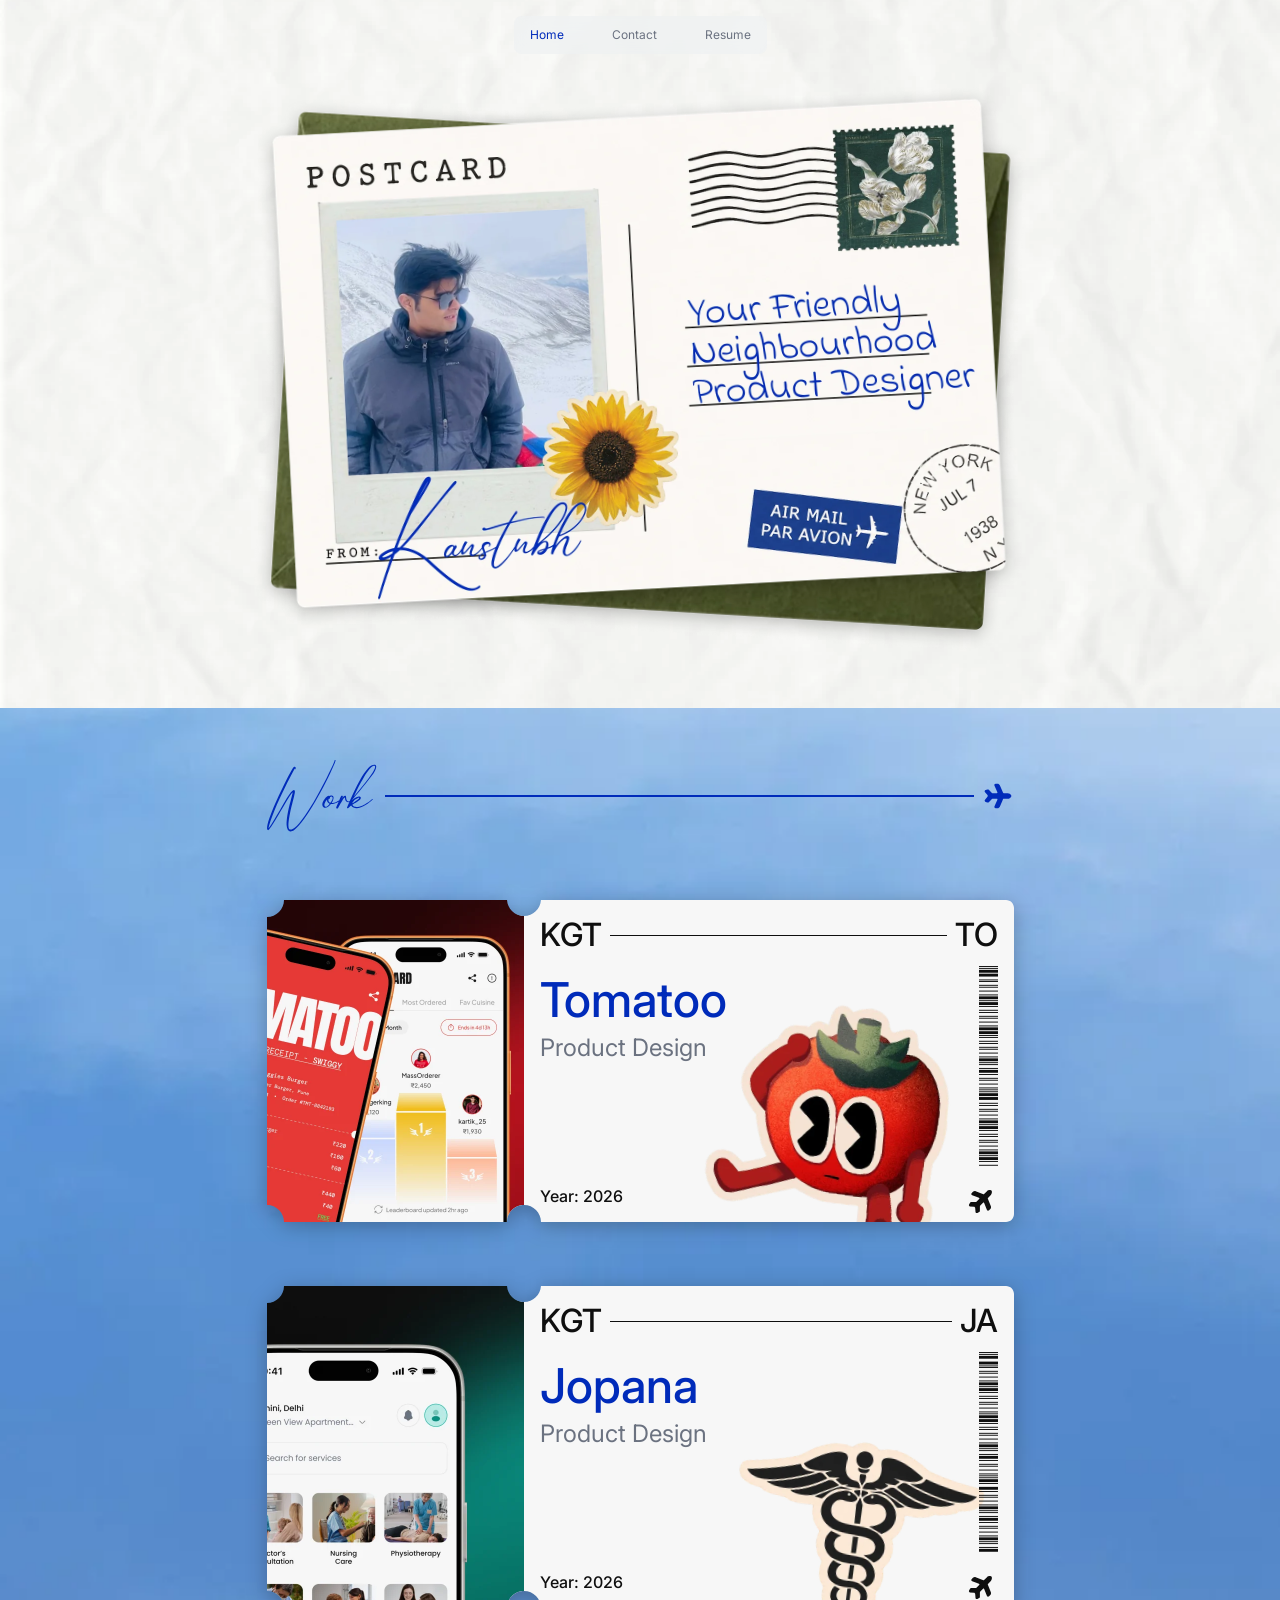
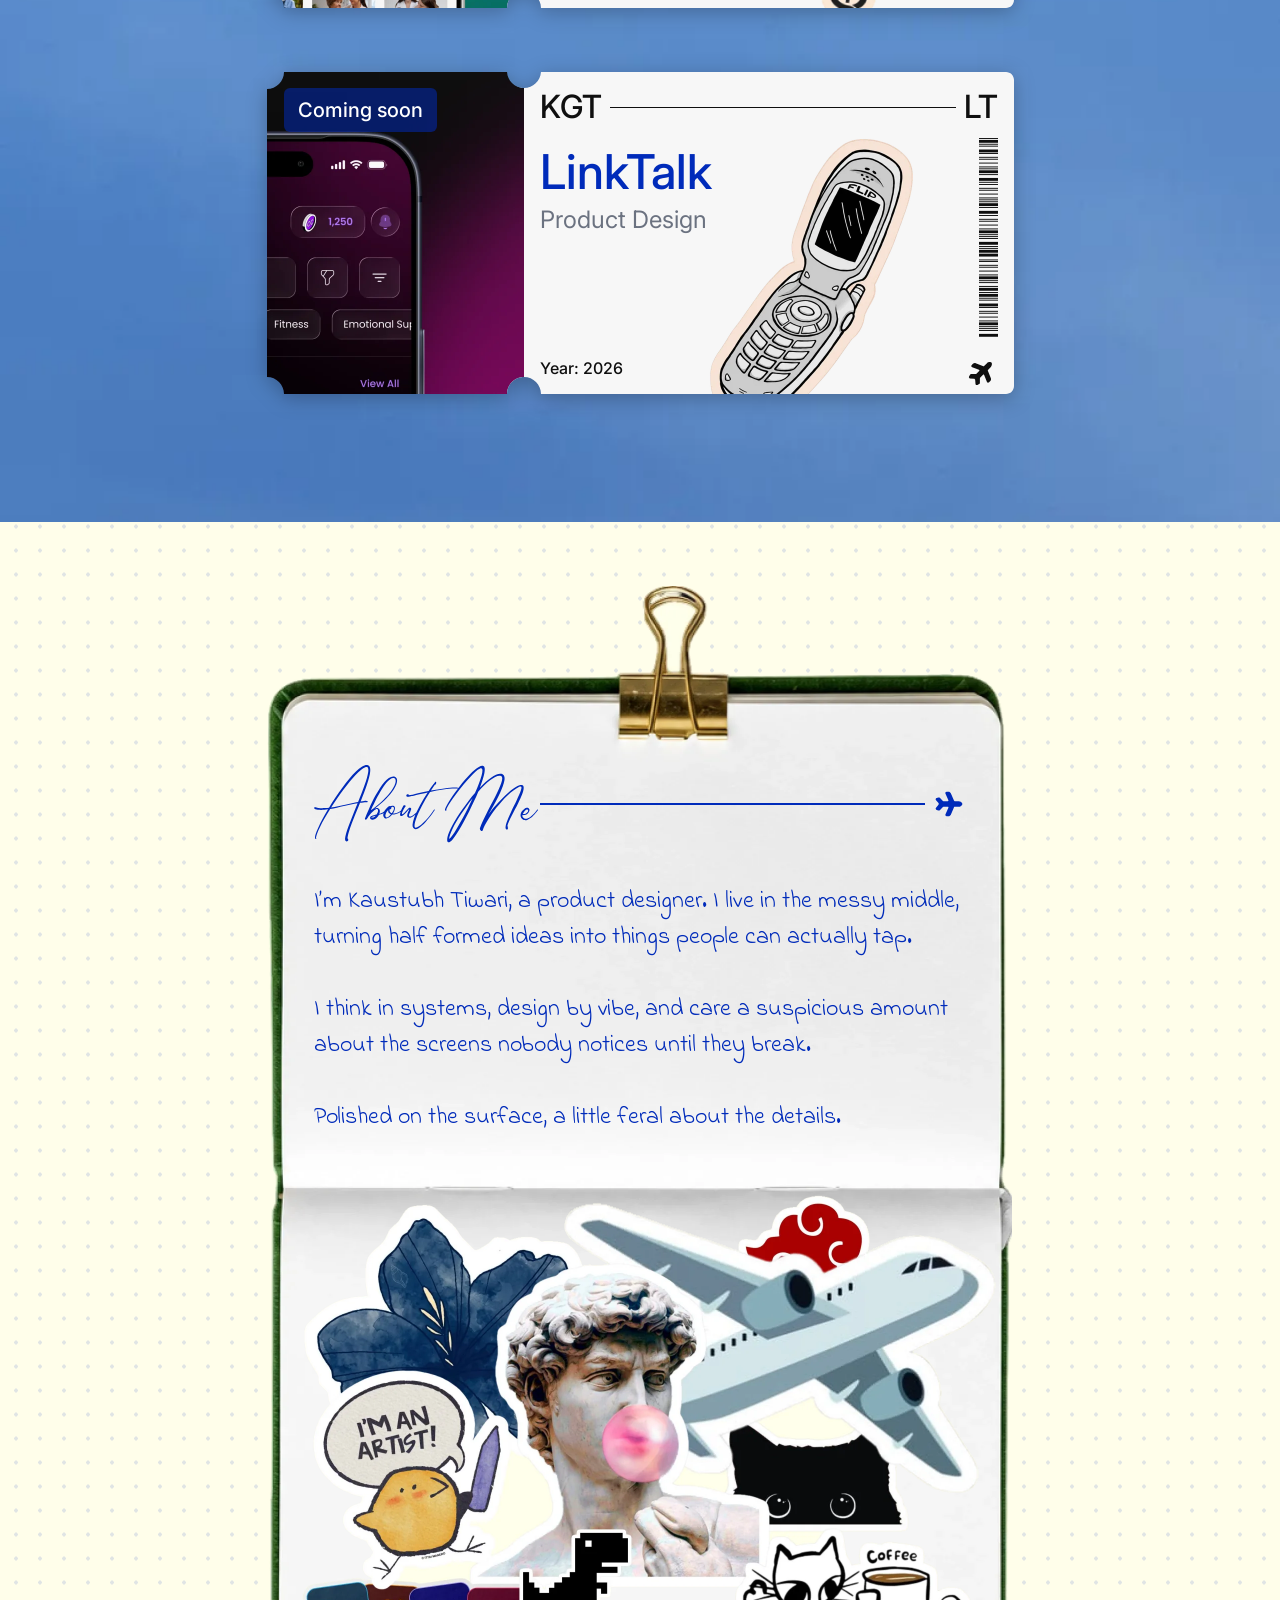
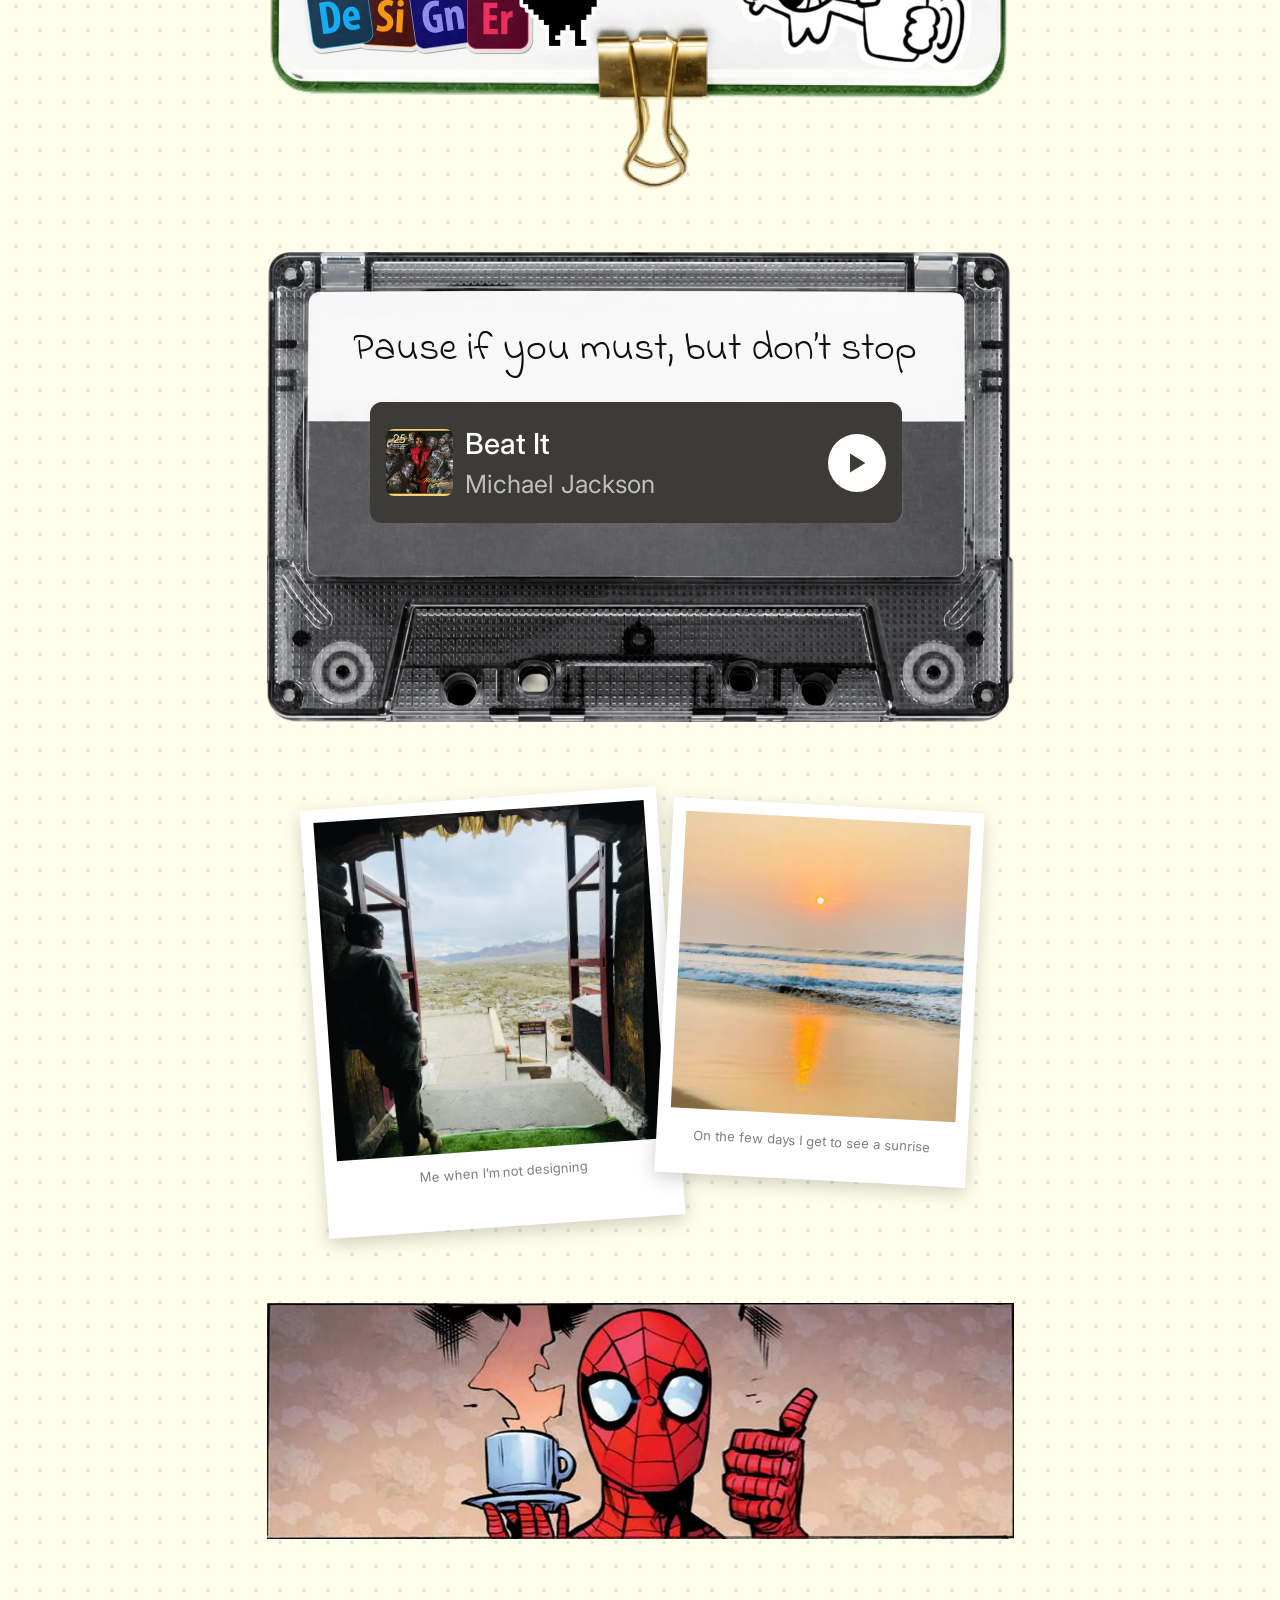
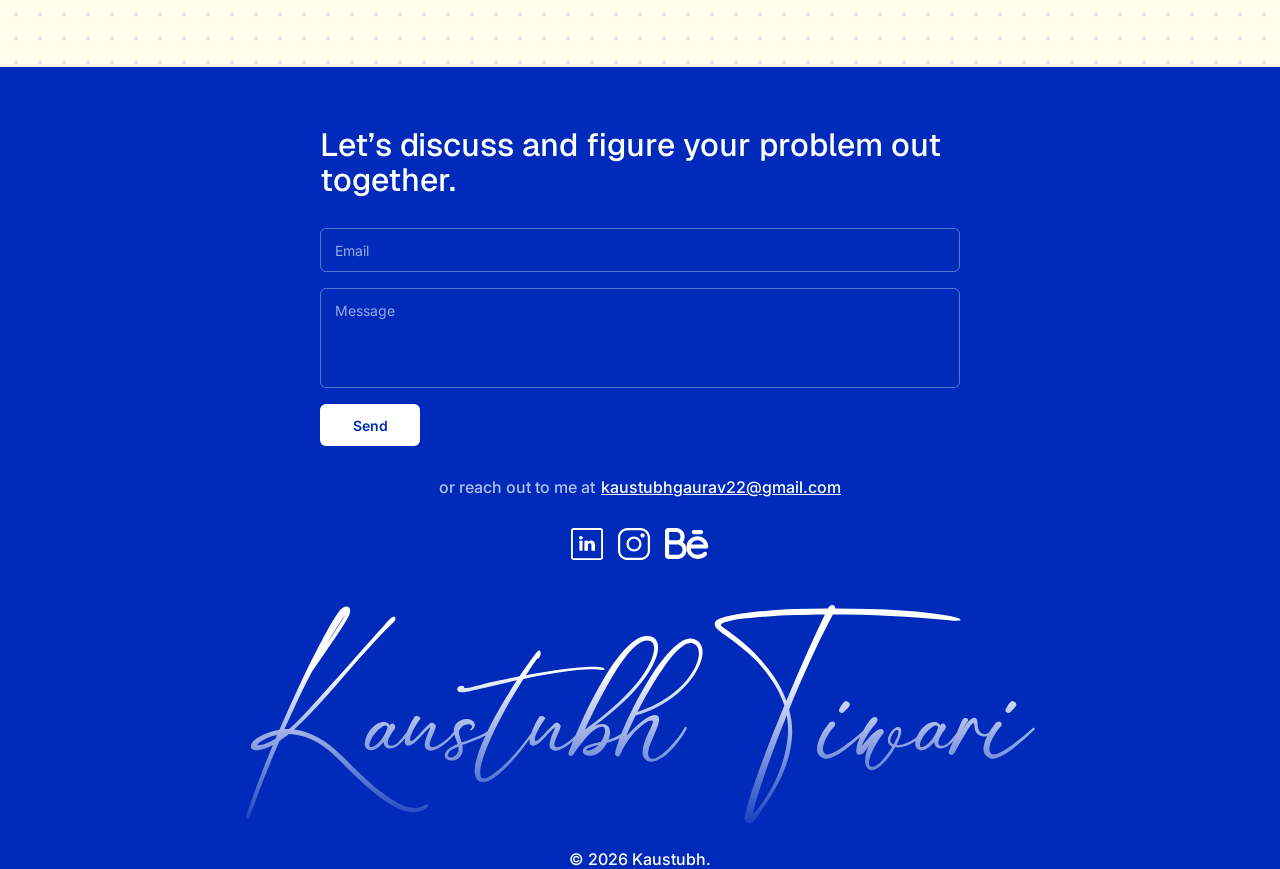
<file: index.html>
<!DOCTYPE html>
<html lang="en">
<head>
<meta charset="utf-8">
<meta name="viewport" content="width=device-width, initial-scale=1">
<!-- Google tag (gtag.js) -->
<script async src="https://www.googletagmanager.com/gtag/js?id=G-R4NJJXCTS9"></script>
<script>
  window.dataLayer = window.dataLayer || [];
  function gtag(){dataLayer.push(arguments);}
  gtag('js', new Date());

  gtag('config', 'G-R4NJJXCTS9');
</script>
<title>Kaustubh Tiwari — Product Designer</title>
<meta name="description" content="Product designer who lives in the messy middle, turning half formed ideas into things people can actually tap.">
<meta property="og:title" content="Kaustubh Tiwari — Product Designer">
<meta property="og:description" content="Product designer who lives in the messy middle, turning half formed ideas into things people can actually tap.">
<meta property="og:type" content="website">
<link rel="icon" href="assets/avatar.png">
<link rel="preconnect" href="https://fonts.googleapis.com">
<link rel="preconnect" href="https://fonts.gstatic.com" crossorigin>
<link href="https://fonts.googleapis.com/css2?family=Inter:wght@400;500;600&family=Instrument+Serif&family=Geist:wght@400;500&family=Geist+Mono&family=Libre+Barcode+39+Extended&family=Indie+Flower&display=swap" rel="stylesheet">
<script>document.documentElement.classList.add('js')</script>
<link rel="stylesheet" href="styles.css">
<link rel="stylesheet" href="about.css">
</head>
<body>

<nav class="nav">
  <div class="pills">
    <a class="pill" href="index.html" aria-current="page">Home</a>
    <a class="pill" href="#contact">Contact</a>
    <a class="pill" href="https://drive.google.com/file/d/1lz5UcnspnzGRZJ9eRvJriIrjdkVckLJb/view?usp=sharing" target="_blank" rel="noopener">Resume</a>
  </div>
</nav>

<!-- Each panel is a full width opaque sheet that pins and then gets covered by the
     next one climbing over it. They are direct children of body on purpose: a
     wrapper element would become the sticky containing block and leave the panel
     no room to travel. stack.js sets each panel's sticky offset. -->
<header class="panel panel--hero">
    <div class="col">
      <!-- The postcard is one composed graphic, so the headline lives in the artwork.
           This h1 keeps that line in the document for search and screen readers. -->
      <h1 class="sr-only">Kaustubh Tiwari, your friendly neighbourhood product designer</h1>
      <!-- The wrapper is what hover is measured against. Putting it on the image
           itself would mean the image rotating out from under the pointer and
           flickering; this box does not move. -->
      <!-- Two layers rather than one composite, so the postcard can be slid over
           the envelope. The envelope is decorative and the postcard carries the
           description, because between them they are one picture. -->
      <div class="postcard-wrap">
        <img class="hero-envelope" src="assets/hero-envelope.webp" alt=""
             width="1600" height="1094" fetchpriority="high">
        <img class="postcard" src="assets/hero-postcard.webp"
             alt="A postcard signed from Kaustubh, carrying a photo of him in the mountains, a sunflower, an air mail stamp and the handwritten line: Your Friendly Neighbourhood Product Designer"
             width="1600" height="1092" fetchpriority="high">
      </div>
    </div>
</header>

<main class="panel panel--work">
   <div class="col">

  <section class="section" id="work">
    <!-- Two headers in one. Desktop uses the handwritten wordmark, the rule and
         the plane, as Frame 16 now draws it. Mobile has not been redesigned, so
         it keeps the rule, diamond and serif label it already had. The h2 stays
         in both, visually hidden on desktop where the wordmark is artwork. -->
    <div class="head reveal">
      <img class="head-art" src="assets/about/work-head.svg" alt="" width="115" height="75">
      <span class="rule"></span>
      <span class="dia">&#9670;</span>
      <h2 class="label">Work</h2>
      <svg class="head-plane" viewBox="0 0 32 32" aria-hidden="true" focusable="false"><path d="M26.7335 14.1732L20.5068 11.4932L19.1202 10.9065C18.9068 10.7998 18.7202 10.5198 18.7202 10.2798V6.19983C18.7202 4.91983 17.7735 3.39983 16.6268 2.81316C16.2268 2.61316 15.7468 2.61316 15.3468 2.81316C14.2135 3.39983 13.2668 4.93316 13.2668 6.21316L13.2668 10.2932C13.2668 10.5332 13.0802 10.8132 12.8668 10.9198L5.26684 14.1865C4.42684 14.5332 3.74684 15.5865 3.74684 16.4932L3.74684 18.2532C3.74684 19.3865 4.60017 19.9465 5.6535 19.4932L12.3335 16.6132C12.8535 16.3865 13.2802 16.6665 13.2802 17.2398L13.2802 18.7198V21.1198C13.2802 21.4265 13.1068 21.8665 12.8935 22.0798L9.80017 25.1865C9.48017 25.5065 9.3335 26.1332 9.48017 26.5865L10.0802 28.3998C10.3202 29.1865 11.2135 29.5598 11.9468 29.1865L15.1202 26.5198C15.6002 26.1065 16.3868 26.1065 16.8668 26.5198L20.0402 29.1865C20.7735 29.5465 21.6668 29.1865 21.9335 28.3998L22.5335 26.5865C22.6802 26.1465 22.5335 25.5065 22.2135 25.1865L19.1202 22.0798C18.8935 21.8665 18.7202 21.4265 18.7202 21.1198L18.7202 17.2398C18.7202 16.6665 19.1335 16.3998 19.6668 16.6132L26.3468 19.4932C27.4002 19.9465 28.2535 19.3865 28.2535 18.2532V16.4932C28.2535 15.5865 27.5735 14.5332 26.7335 14.1732Z"/></svg>
    </div>
    <!-- Boarding pass cards. The artwork differs between layouts rather than
         reflowing: a shaped stub beside the body on desktop, a full width still
         above it on mobile, so <picture> fetches only the one in play. -->
    <div class="work-list">

      <a class="ticket reveal" href="case-tomatoo.html">
        <div class="ticket-face">
          <div class="ticket-inner">
            <picture class="ticket-shot">
              <source media="(min-width: 681px)" srcset="assets/work/stub-tomatoo.webp">
              <img src="assets/work/shot-tomatoo.webp" alt="Tomatoo app screens" loading="lazy">
            </picture>
            <p class="ticket-route"><span>KGT</span><span class="ticket-rule"></span><span>TO</span></p>
            <p class="ticket-title">Tomatoo</p>
            <p class="ticket-kind">Product Design<span class="ticket-kind-year"> | 2026</span></p>
            <p class="ticket-year">Year: 2026</p>
            <img class="ticket-mascot ticket-mascot--tomatoo" src="assets/work/mascot-tomatoo.webp" alt="" loading="lazy">
            <span class="ticket-tear"></span>
            <span class="ticket-barcode">Tomatoo</span>
            <span class="ticket-plane"></span>
          </div>
        </div>
      </a>

      <a class="ticket reveal" href="case-jopana.html">
        <div class="ticket-face">
          <div class="ticket-inner">
            <picture class="ticket-shot">
              <source media="(min-width: 681px)" srcset="assets/work/stub-jopana.webp">
              <img src="assets/work/shot-jopana.webp" alt="Jopana app screens" loading="lazy">
            </picture>
            <p class="ticket-route"><span>KGT</span><span class="ticket-rule"></span><span>JA</span></p>
            <p class="ticket-title">Jopana</p>
            <p class="ticket-kind">Product Design<span class="ticket-kind-year"> | 2026</span></p>
            <p class="ticket-year">Year: 2026</p>
            <img class="ticket-mascot ticket-mascot--jopana" src="assets/work/mascot-jopana.webp" alt="" loading="lazy">
            <span class="ticket-tear"></span>
            <span class="ticket-barcode">Jopanaa</span>
            <span class="ticket-plane"></span>
          </div>
        </div>
      </a>

      <!-- no case study to link to yet, so this one is deliberately not an anchor -->
      <div class="ticket ticket--soon reveal">
        <div class="ticket-face">
          <div class="ticket-inner">
            <picture class="ticket-shot">
              <source media="(min-width: 681px)" srcset="assets/work/stub-linktalk.webp">
              <img src="assets/work/shot-linktalk.webp" alt="LinkTalk app screens" loading="lazy">
            </picture>
            <p class="ticket-route"><span>KGT</span><span class="ticket-rule"></span><span>LT</span></p>
            <p class="ticket-title">LinkTalk</p>
            <p class="ticket-kind">Product Design<span class="ticket-kind-year"> | 2026</span></p>
            <p class="ticket-year">Year: 2026</p>
            <img class="ticket-mascot ticket-mascot--linktalk" src="assets/work/mascot-linktalk.webp" alt="" loading="lazy">
            <span class="ticket-tear"></span>
            <span class="ticket-barcode">LinkTaLk</span>
            <span class="ticket-plane"></span>
            <span class="ticket-soon">Coming soon</span>
          </div>
        </div>
      </div>

    </div>
  </section>

   </div>
</main>

<section class="panel panel--about">
   <div class="col">

  <!-- Frame 28 on Page 5. A composed piece rather than a stack of blocks, so it
       is placed in design pixels against one container unit, the same way the
       boarding pass cards are. Paint order is document order: the notebook, then
       what is written on it, then the tape, then the pair, then the strip. -->
  <section class="section" id="about">
    <div class="about-stage reveal">
      <div class="about-inner">

        <img class="ab ab-book" src="assets/about/notebook.webp" alt=""
             width="1498" height="2450">

        <h2 class="ab-h2">
          <img class="ab ab-head" src="assets/about/about-head.svg" alt="About Me"
               width="226" height="78">
        </h2>
        <span class="ab ab-rule"></span>
        <svg class="ab ab-plane" viewBox="0 0 32 32" aria-hidden="true" focusable="false"><path d="M26.7335 14.1732L20.5068 11.4932L19.1202 10.9065C18.9068 10.7998 18.7202 10.5198 18.7202 10.2798V6.19983C18.7202 4.91983 17.7735 3.39983 16.6268 2.81316C16.2268 2.61316 15.7468 2.61316 15.3468 2.81316C14.2135 3.39983 13.2668 4.93316 13.2668 6.21316L13.2668 10.2932C13.2668 10.5332 13.0802 10.8132 12.8668 10.9198L5.26684 14.1865C4.42684 14.5332 3.74684 15.5865 3.74684 16.4932L3.74684 18.2532C3.74684 19.3865 4.60017 19.9465 5.6535 19.4932L12.3335 16.6132C12.8535 16.3865 13.2802 16.6665 13.2802 17.2398L13.2802 18.7198V21.1198C13.2802 21.4265 13.1068 21.8665 12.8935 22.0798L9.80017 25.1865C9.48017 25.5065 9.3335 26.1332 9.48017 26.5865L10.0802 28.3998C10.3202 29.1865 11.2135 29.5598 11.9468 29.1865L15.1202 26.5198C15.6002 26.1065 16.3868 26.1065 16.8668 26.5198L20.0402 29.1865C20.7735 29.5465 21.6668 29.1865 21.9335 28.3998L22.5335 26.5865C22.6802 26.1465 22.5335 25.5065 22.2135 25.1865L19.1202 22.0798C18.8935 21.8665 18.7202 21.4265 18.7202 21.1198L18.7202 17.2398C18.7202 16.6665 19.1335 16.3998 19.6668 16.6132L26.3468 19.4932C27.4002 19.9465 28.2535 19.3865 28.2535 18.2532V16.4932C28.2535 15.5865 27.5735 14.5332 26.7335 14.1732Z"/></svg>

        <div class="ab ab-copy">
          <p>I&rsquo;m Kaustubh Tiwari, a product designer. I live in the messy middle, turning half formed ideas into things people can actually tap.</p>
          <p>I think in systems, design by vibe, and care a suspicious amount about the screens nobody notices until they break.</p>
          <p>Polished on the surface, a little feral about the details.</p>
        </div>

        <img class="ab ab-collage" src="assets/about/stickers.webp" alt=""
             width="1442" height="1164" loading="lazy">

        <img class="ab ab-tape" src="assets/about/tape.webp" alt=""
             width="1494" height="940" loading="lazy">
        <span class="ab ab-label"></span>
        <p class="ab ab-line">Pause if you must, but don&rsquo;t stop</p>
        <!-- The bar is drawn here and Spotify plays underneath it. Its compact
             embed is fixed at 80 tall and carries its own chrome, so it cannot be
             the bar in Frame 26; instead track.js drives it through Spotify's
             Embed IFrame API and this is the only visible control.
             To change the track: swap the id in data-track, the art, name and artist. -->
        <div class="ab ab-track" data-track="1OOtq8tRnDM8kG2gqUPjAj">
          <img class="ab-track-art" src="assets/about/track-art.webp" alt=""
               width="104" height="104" loading="lazy">
          <span class="ab-track-meta">
            <span class="ab-track-name">Beat It</span>
            <span class="ab-track-artist">Michael Jackson</span>
          </span>
          <!-- Falls back to a plain link to the track, and is upgraded to a play
               button by track.js once the API is actually available. -->
          <a class="ab-track-play" href="https://open.spotify.com/track/1OOtq8tRnDM8kG2gqUPjAj"
             target="_blank" rel="noopener" aria-label="Beat It by Michael Jackson on Spotify">
            <svg class="ab-track-ico ab-track-ico--play" viewBox="0 0 12 12" aria-hidden="true" focusable="false"><path d="M2.5 1.2 10.2 6 2.5 10.8Z"/></svg>
            <svg class="ab-track-ico ab-track-ico--pause" viewBox="0 0 12 12" aria-hidden="true" focusable="false"><path d="M2.5 1.5h2.6v9H2.5zm4.4 0h2.6v9H6.9z"/></svg>
          </a>
          <span class="ab-track-embed" aria-hidden="true"><span class="ab-track-slot"></span></span>
        </div>

        <div class="ab-pols">
          <figure class="ab ab-pol ab-pol--1">
            <img src="assets/polaroid-1.webp" alt="">
            <figcaption>Me when I&rsquo;m not designing</figcaption>
          </figure>
          <figure class="ab ab-pol ab-pol--2">
            <img src="assets/polaroid-2.webp" alt="">
            <figcaption>On the few days I get to see a sunrise</figcaption>
          </figure>
        </div>

        <img class="ab ab-strip" src="assets/about/strip.webp" alt=""
             width="1494" height="472" loading="lazy">

      </div>
    </div>
  </section>

   </div>
</section>

<footer class="footer panel panel--footer" id="contact">
  <div class="contact">
    <h2>Let&rsquo;s discuss and figure your problem out together.</h2>

    <form class="form" action="https://formspree.io/f/xeeyaeny" method="POST">
      <input type="email" name="email" placeholder="Email" required aria-label="Email">
      <textarea name="message" placeholder="Message" required aria-label="Message"></textarea>
      <button class="send" type="submit">Send</button>
    </form>

    <div class="or">
      <span>or reach out to me at</span>
      <a href="mailto:kaustubhgaurav22@gmail.com">kaustubhgaurav22@gmail.com</a>
    </div>

    <div class="socials">
      <a href="https://www.linkedin.com/in/kaustubh-gaurav-tiwari/" aria-label="LinkedIn" target="_blank" rel="noopener"><svg viewBox="0 0 32 32" aria-hidden="true" focusable="false"><path d="M29.5 0H2.5C1.11875 0 0 1.11875 0 2.5V29.5C0 30.8813 1.11875 32 2.5 32H29.5C30.8813 32 32 30.8813 32 29.5V2.5C32 1.11875 30.8813 0 29.5 0ZM30.125 29.5C30.125 29.8438 29.8438 30.125 29.5 30.125H2.5C2.15625 30.125 1.875 29.8438 1.875 29.5V2.5C1.875 2.15625 2.15625 1.875 2.5 1.875H29.5C29.8438 1.875 30.125 2.15625 30.125 2.5V29.5Z"/><path d="M11.525 12.7124H8.40625V22.6937H11.525V12.7124Z"/><path d="M20.0437 12.6187C18.2562 12.6187 17.1375 13.5937 16.9312 14.2812V12.7124H13.425C13.4687 13.5437 13.425 22.6937 13.425 22.6937H16.9312V17.2999C16.9312 16.9937 16.9187 16.6937 17.0062 16.4812C17.2437 15.8812 17.7625 15.2562 18.6937 15.2562C19.9125 15.2562 20.4625 16.1812 20.4625 17.5312V22.6937H24V17.1437C24 14.0562 22.2625 12.6187 20.0437 12.6187Z"/><path d="M9.90002 8C8.75002 8 7.99377 8.74375 7.99377 9.73125C7.99377 10.7 8.72502 11.4625 9.85627 11.4625H9.88127C11.0563 11.4625 11.7875 10.6938 11.7813 9.73125C11.7563 8.74375 11.05 8 9.90002 8Z"/></svg></a>
      <a href="https://www.instagram.com/kaustubh_gaurav22/" aria-label="Instagram" target="_blank" rel="noopener"><svg viewBox="0 0 32 32" aria-hidden="true" focusable="false"><path d="M29.7839 9.61749C29.7837 5.52978 26.4702 2.21609 22.3825 2.21609H9.61749C5.52989 2.21628 2.21628 5.52989 2.21609 9.61749V22.3825C2.21609 26.4702 5.52978 29.7837 9.61749 29.7839H22.3825C26.4703 29.7839 29.7839 26.4703 29.7839 22.3825V9.61749ZM32 22.3825C32 27.6942 27.6942 32 22.3825 32H9.61749C4.30585 31.9998 9.13743e-07 27.6941 0 22.3825V9.61749C0.000186856 4.30598 4.30598 0.000186852 9.61749 0H22.3825C27.6941 9.1377e-07 31.9998 4.30585 32 9.61749V22.3825Z"/><path d="M21.2748 15.9998C21.2748 13.0869 18.9133 10.7255 16.0003 10.7254C13.0873 10.7254 10.7259 13.0868 10.7259 15.9998C10.7259 18.9128 13.0874 21.2743 16.0003 21.2743C17.399 21.2743 18.7405 20.7182 19.7296 19.7291C20.7187 18.74 21.2747 17.3985 21.2748 15.9998ZM23.4909 15.9998C23.4908 17.9863 22.7011 19.8913 21.2964 21.2959C19.8918 22.7006 17.9868 23.4903 16.0003 23.4904C11.8635 23.4904 8.50986 20.1367 8.50977 15.9998C8.50977 11.8629 11.8634 8.50928 16.0003 8.50928C20.1372 8.50937 23.4909 11.863 23.4909 15.9998Z"/><path d="M24.51 5.36278C23.335 5.36278 22.3825 6.31527 22.3825 7.49023C22.3825 8.66519 23.335 9.61768 24.51 9.61768C25.6849 9.61768 26.6374 8.66519 26.6374 7.49023C26.6374 6.31527 25.6849 5.36278 24.51 5.36278Z"/></svg></a>
      <a href="https://www.behance.net/kaustubhgaurav1" aria-label="Behance" target="_blank" rel="noopener"><svg viewBox="0 0 30 22" aria-hidden="true" focusable="false"><path fill-rule="evenodd" clip-rule="evenodd" d="M13.4583 6.375C13.4583 7.64474 12.9811 8.80302 12.1961 9.68022C13.8176 10.8359 14.875 12.732 14.875 14.875C14.875 18.3958 12.0208 21.25 8.5 21.25H2.125C0.951391 21.25 0 20.2986 0 19.125V2.125C0 0.951391 0.951391 0 2.125 0H7.79167C10.9213 0 13.4583 2.53705 13.4583 5.66667V6.375ZM2.83333 8.5V2.83333H7.79167C9.35647 2.83333 10.625 4.10186 10.625 5.66667V6.375C10.625 7.54861 9.67361 8.5 8.5 8.5H2.83333ZM2.83333 11.3333H8.5C10.456 11.3333 12.0417 12.919 12.0417 14.875C12.0417 16.831 10.456 18.4167 8.5 18.4167H2.83333V11.3333Z"/><path d="M18.4167 2.83366C18.4167 2.05126 19.0509 1.41699 19.8334 1.41699H24.7917C25.5741 1.41699 26.2084 2.05126 26.2084 2.83366C26.2084 3.61606 25.5741 4.25033 24.7917 4.25033H19.8334C19.0509 4.25033 18.4167 3.61606 18.4167 2.83366Z"/><path fill-rule="evenodd" clip-rule="evenodd" d="M22.3125 5.66699C18.287 5.66699 14.875 8.75858 14.875 12.7503V14.167C14.875 18.1587 18.287 21.2503 22.3125 21.2503C24.4589 21.2503 26.0131 20.6321 27.0537 19.9624C27.68 19.5594 28.1717 19.0685 28.6451 18.5045C29.0847 17.8573 28.9163 16.9762 28.269 16.5366C27.6281 16.1014 26.7579 16.2624 26.3142 16.8941C26.0985 17.1691 25.8118 17.3923 25.5203 17.5799C24.91 17.9727 23.8839 18.417 22.3125 18.417C19.6876 18.417 17.7083 16.4345 17.7083 14.167H28.3333C29.1158 14.167 29.75 13.5328 29.75 12.7503C29.75 8.75858 26.338 5.66699 22.3125 5.66699ZM26.6515 11.3337C26.0286 9.71668 24.3687 8.50033 22.3125 8.50033C20.2564 8.50033 18.5964 9.71668 17.9735 11.3337H26.6515Z"/></svg></a>
    </div>
  </div>

  <div class="wordmark">
    <img class="mark" src="assets/wordmark.svg" alt="Kaustubh Tiwari" width="789" height="219">
    <p class="copy">&copy; 2026 Kaustubh.</p>
  </div>
</footer>

<script src="track.js" defer></script>
<script src="stack.js" defer></script>
<script src="smooth-scroll.js" defer></script>
<script src="reveal.js" defer></script>
</body>
</html>
</file>
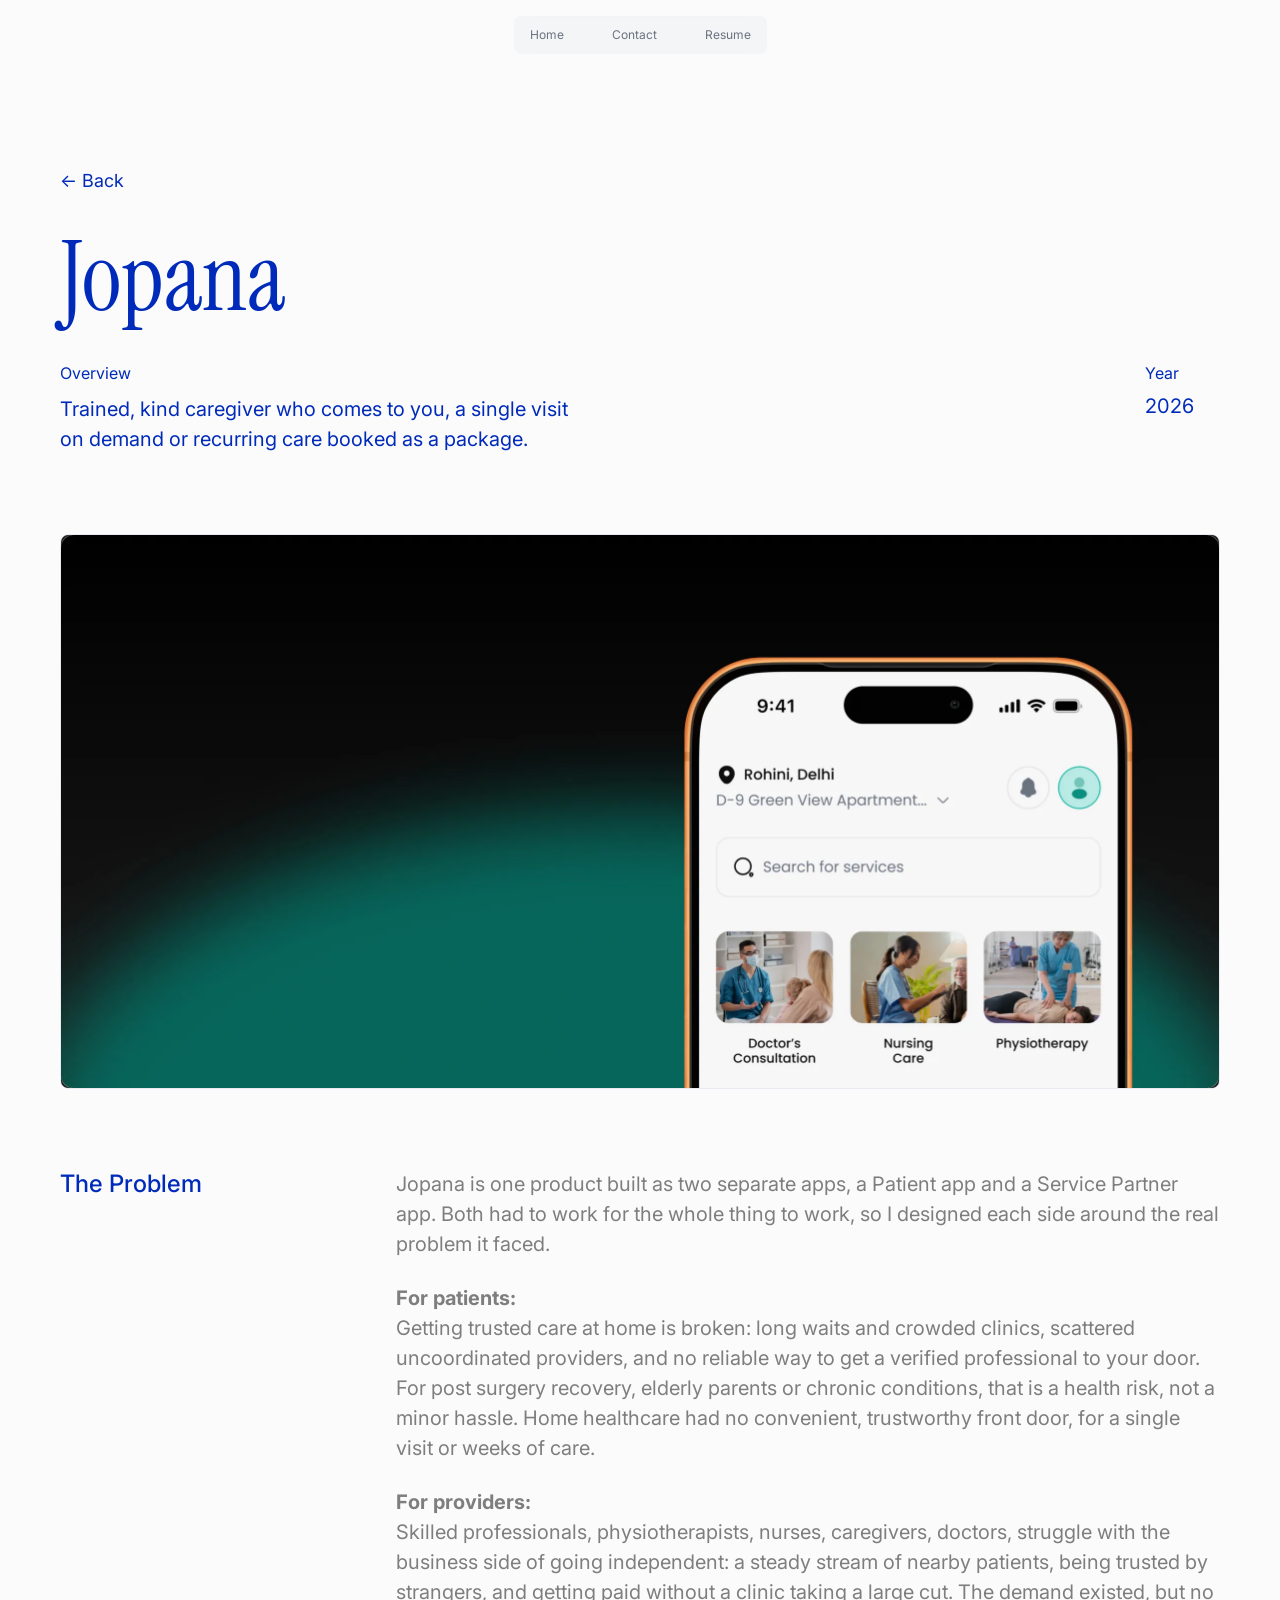
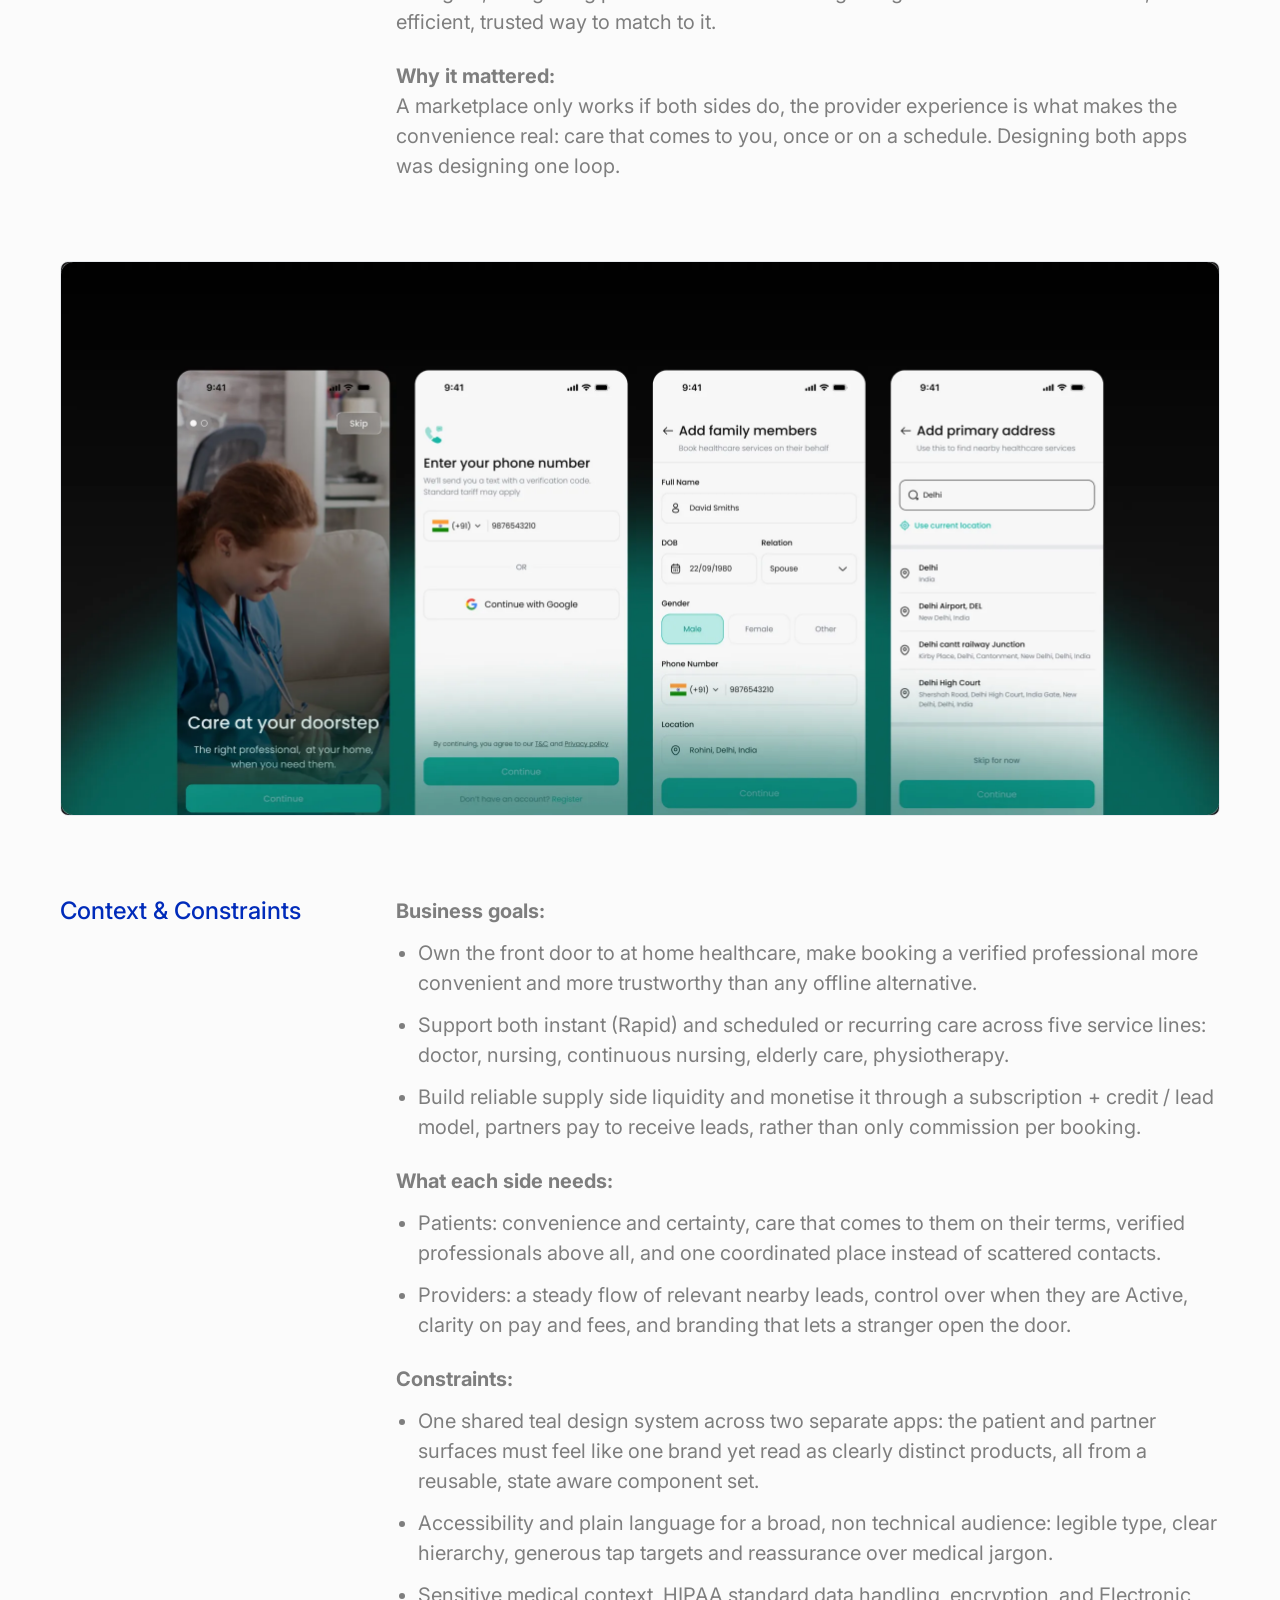
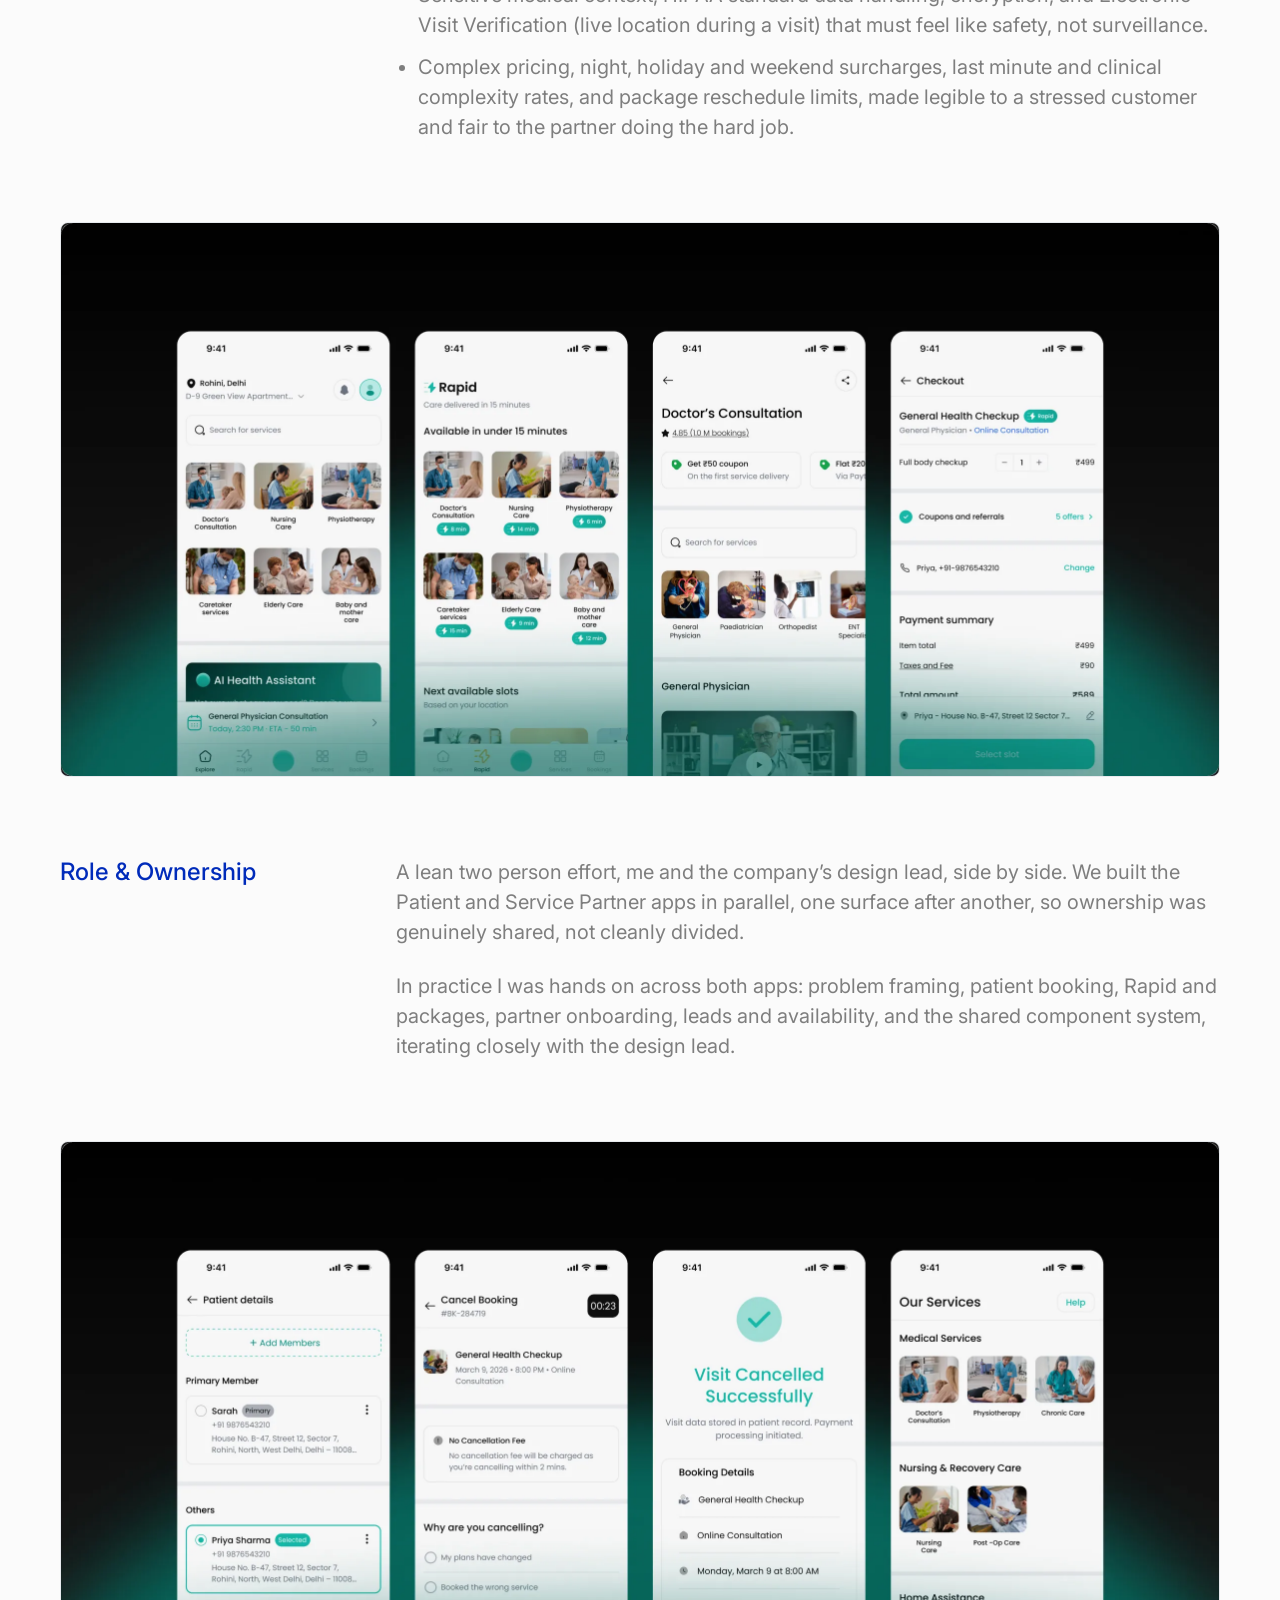
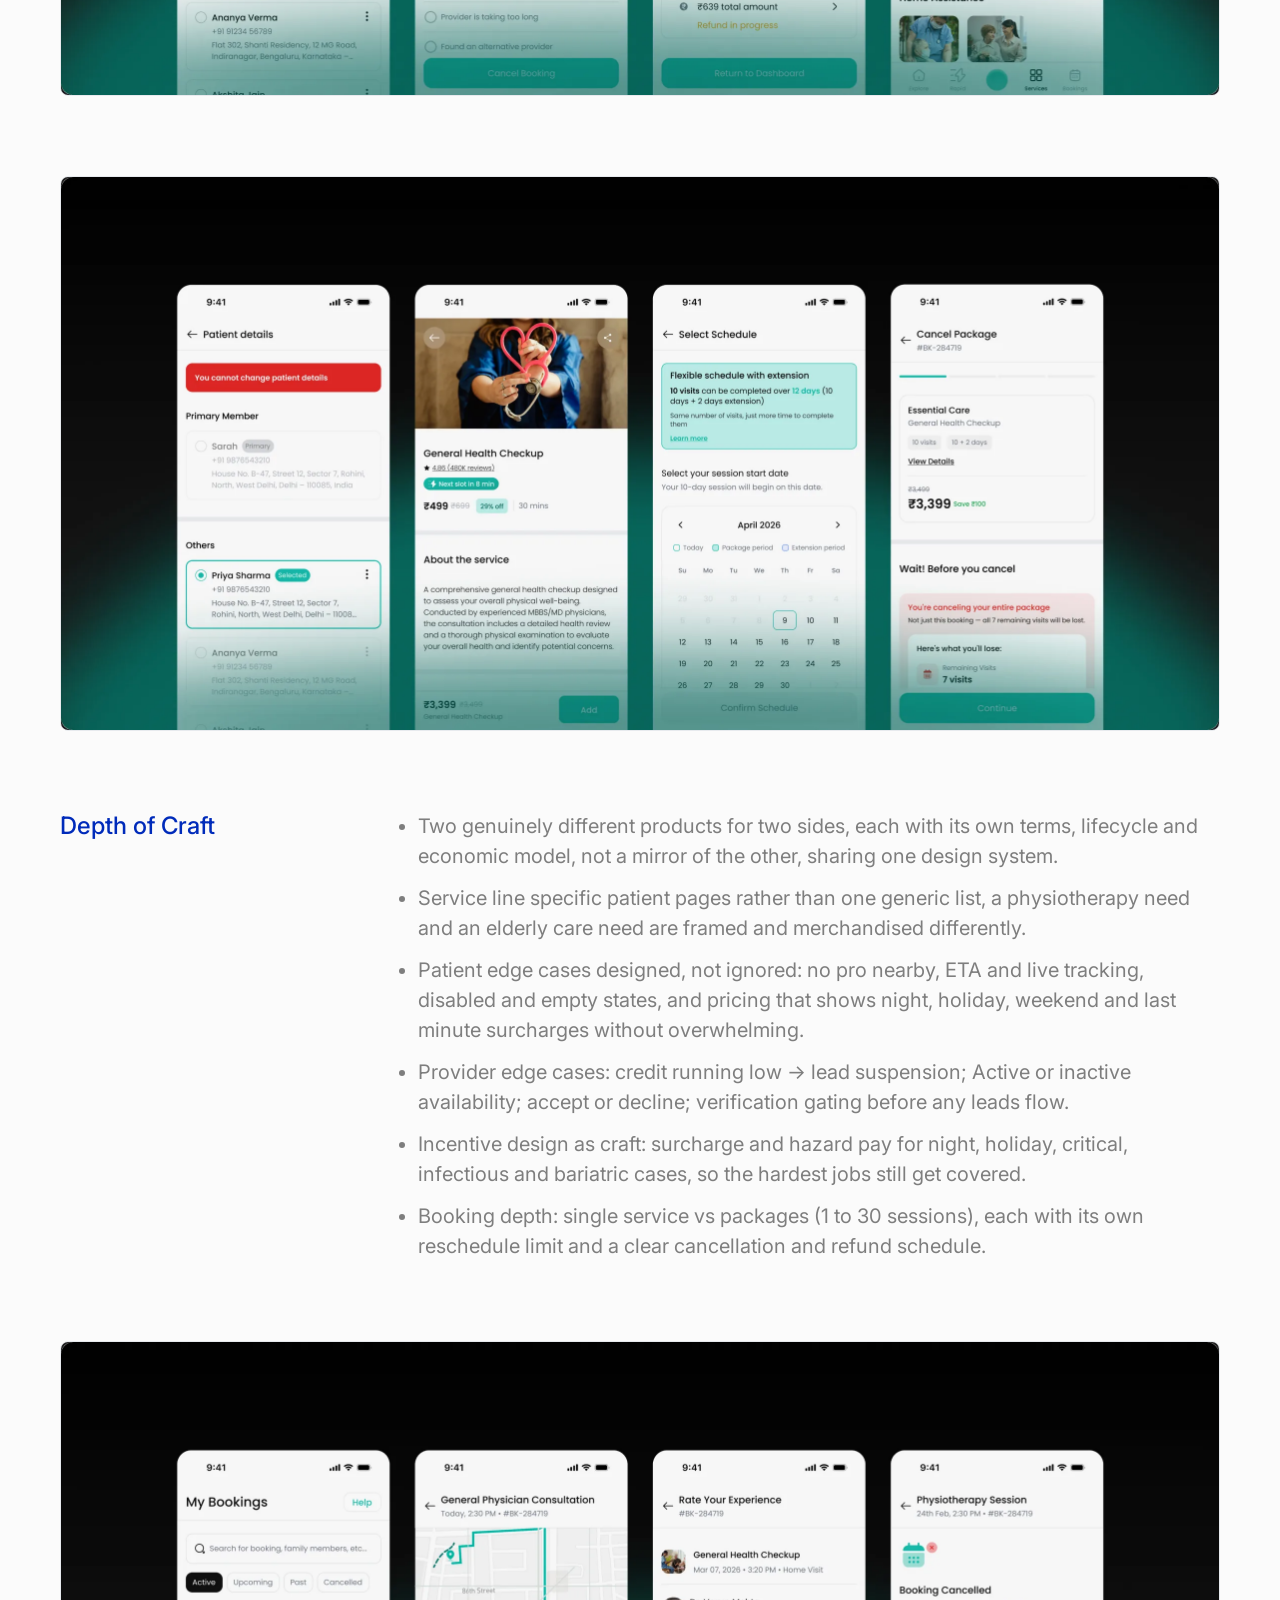
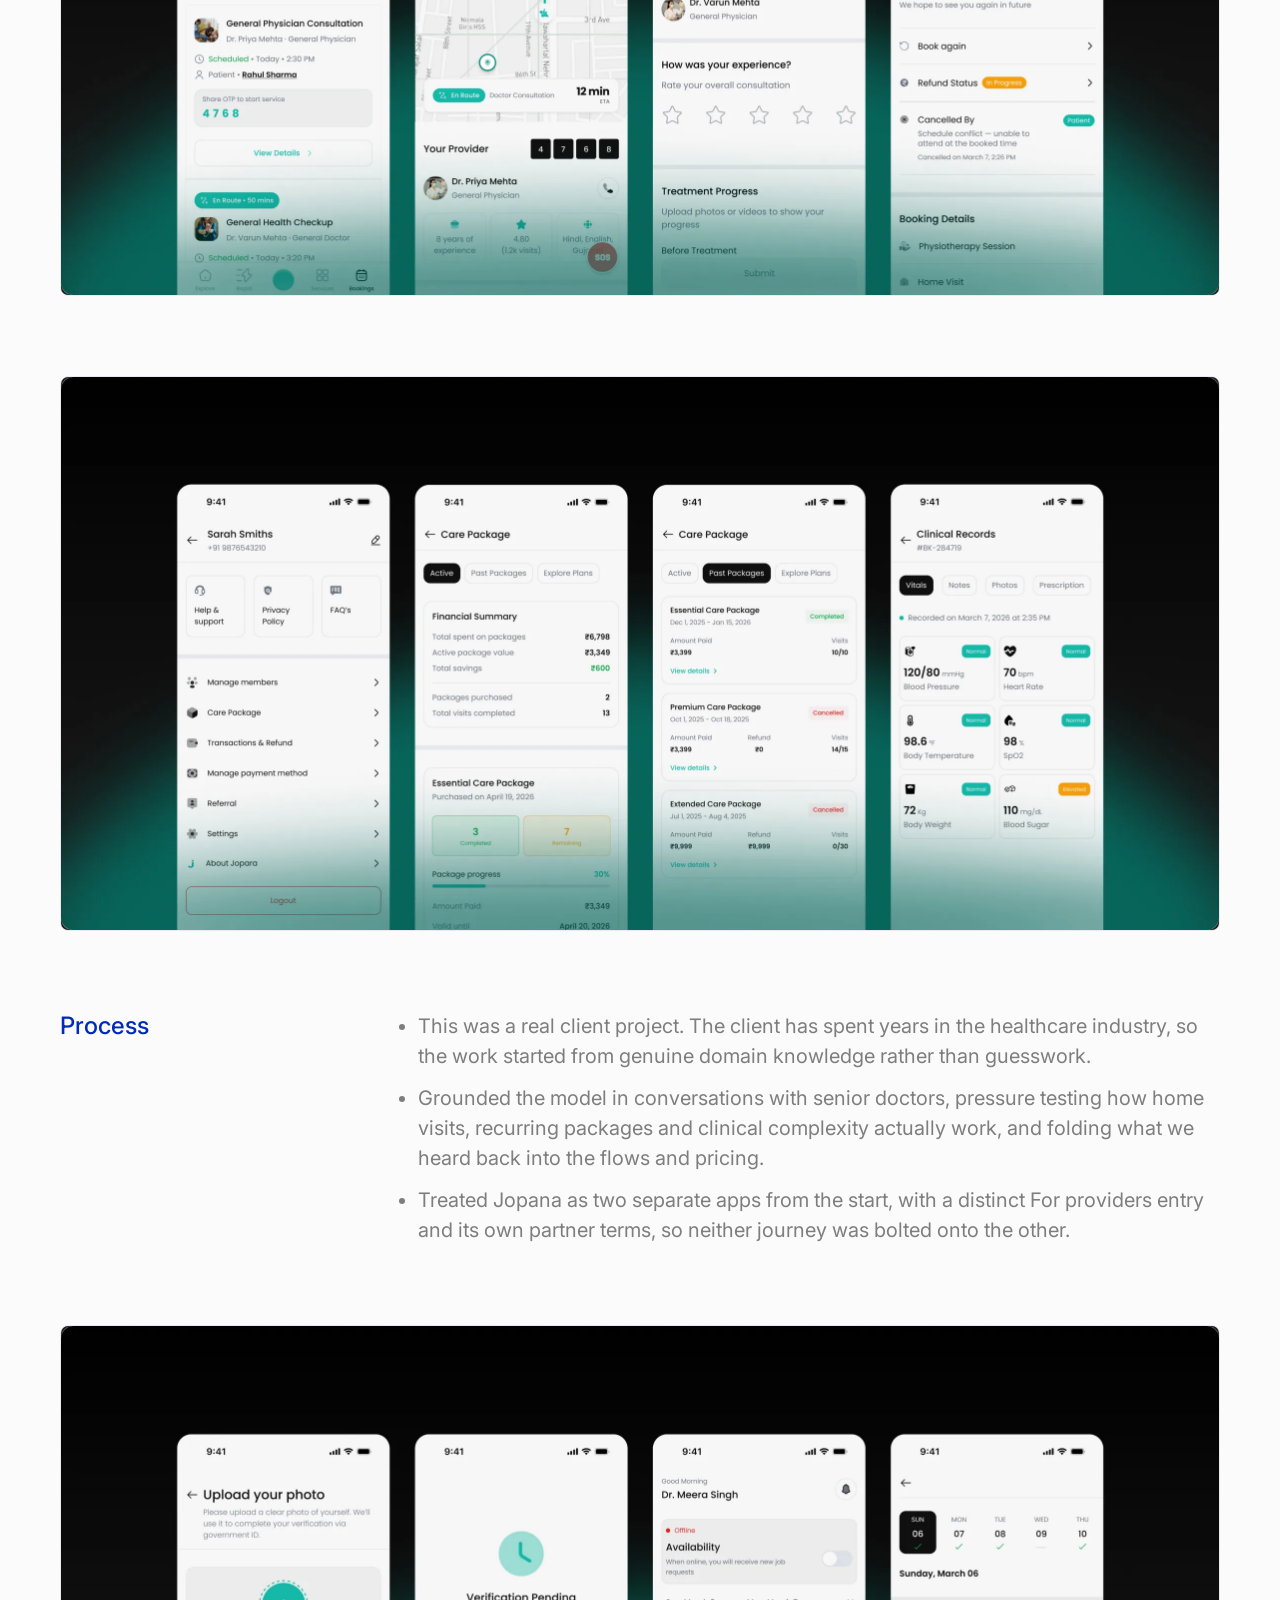
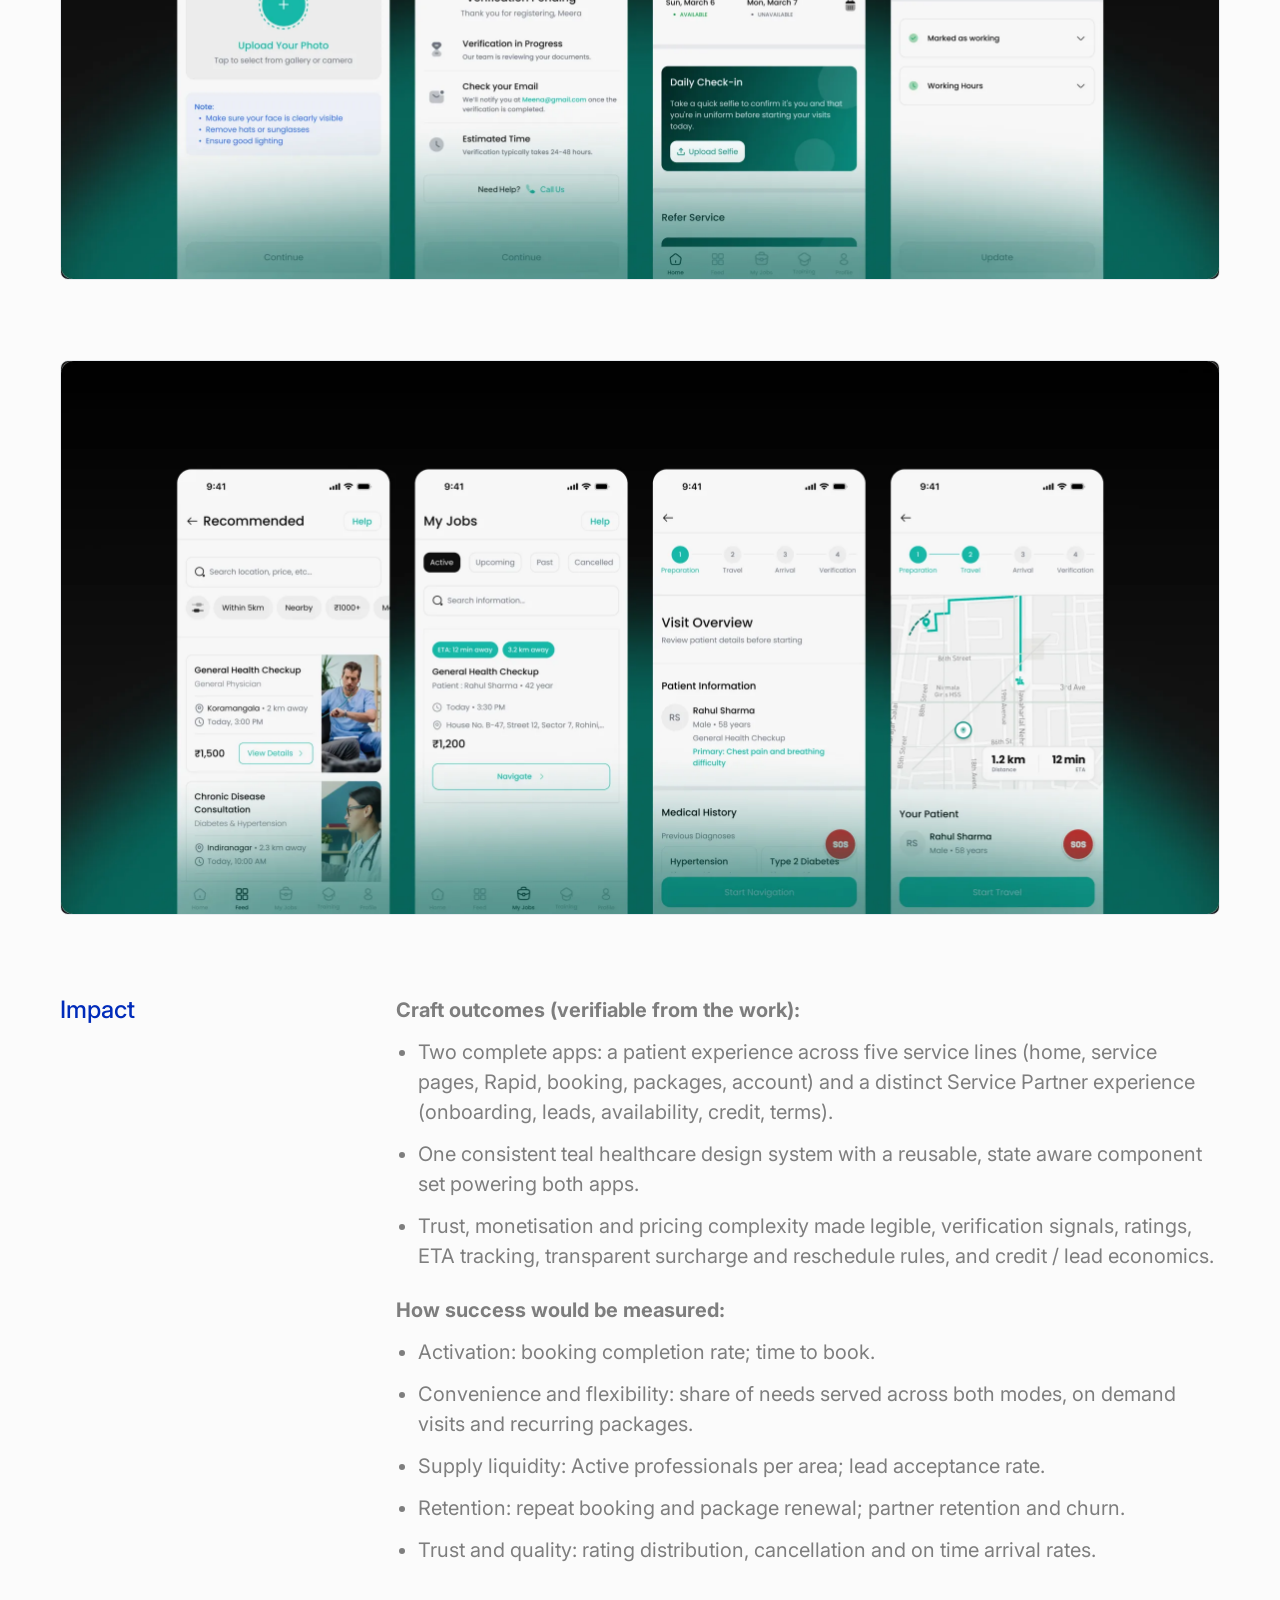
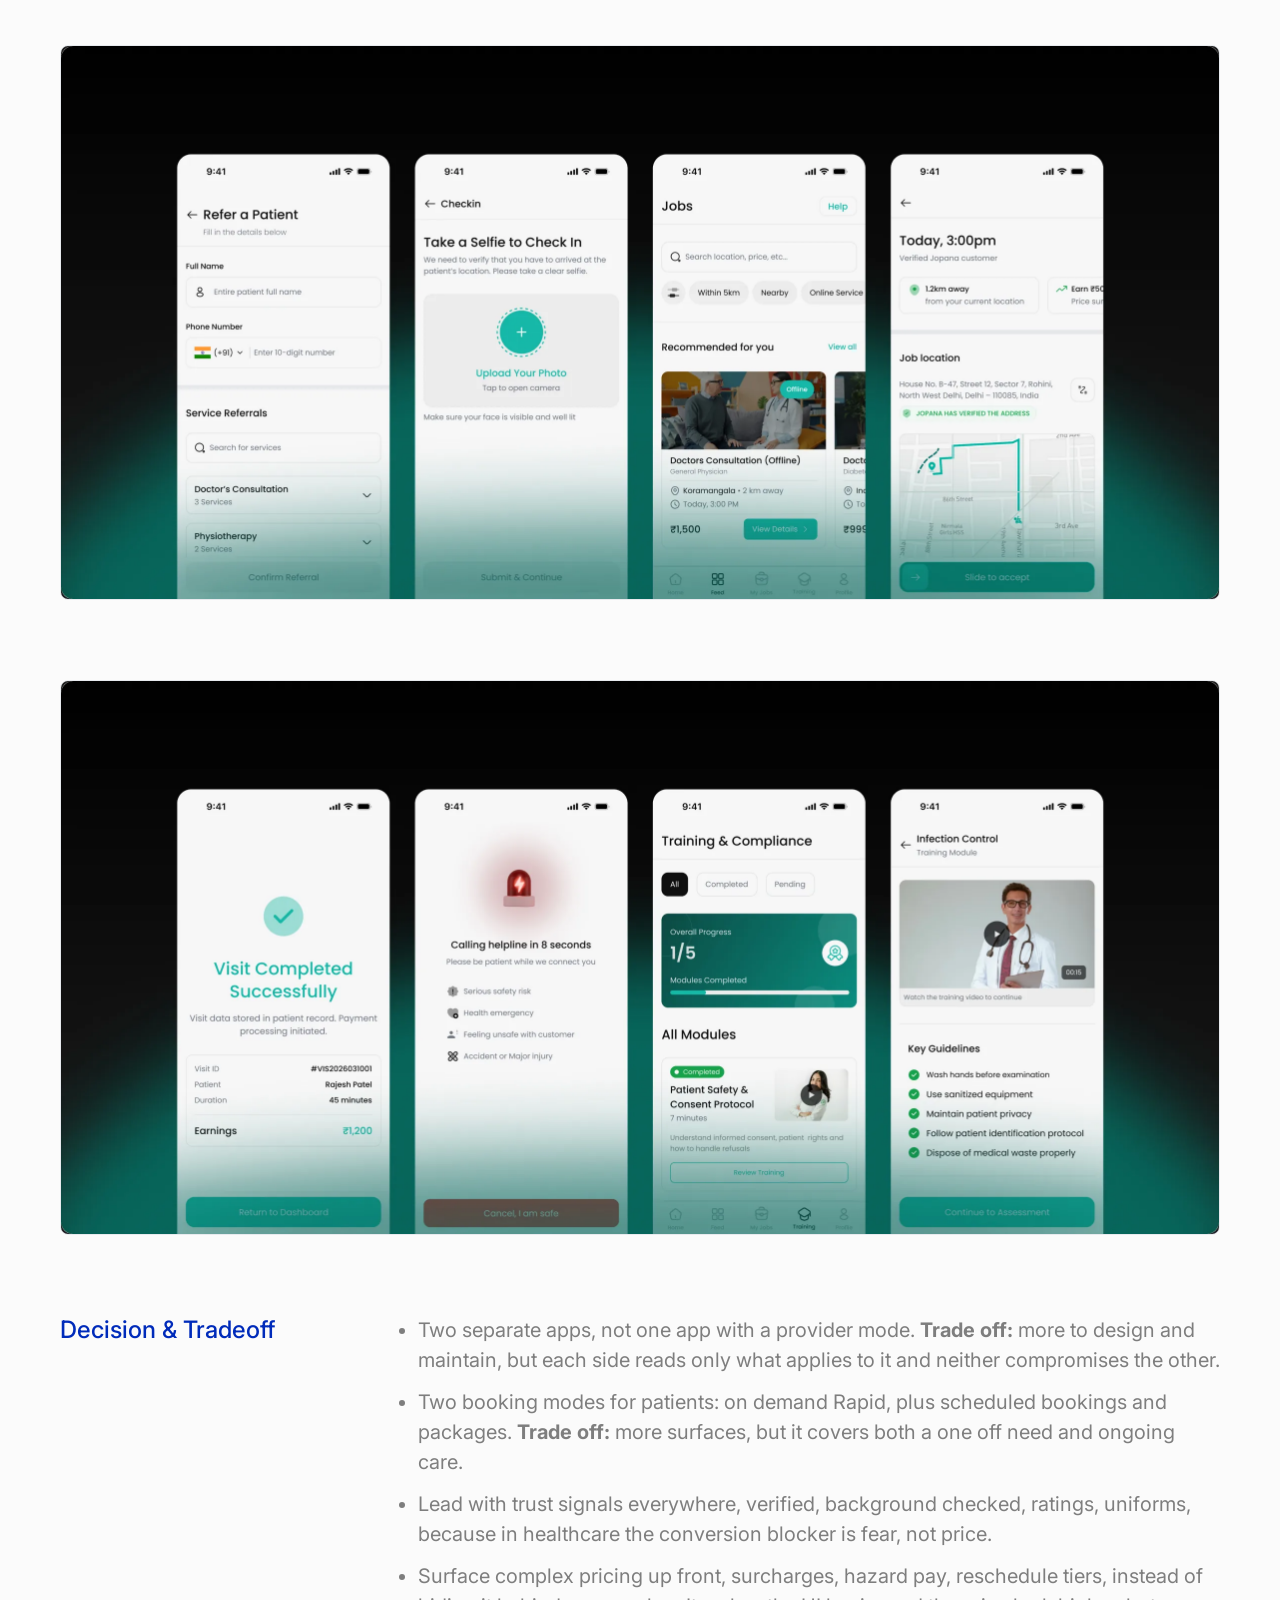
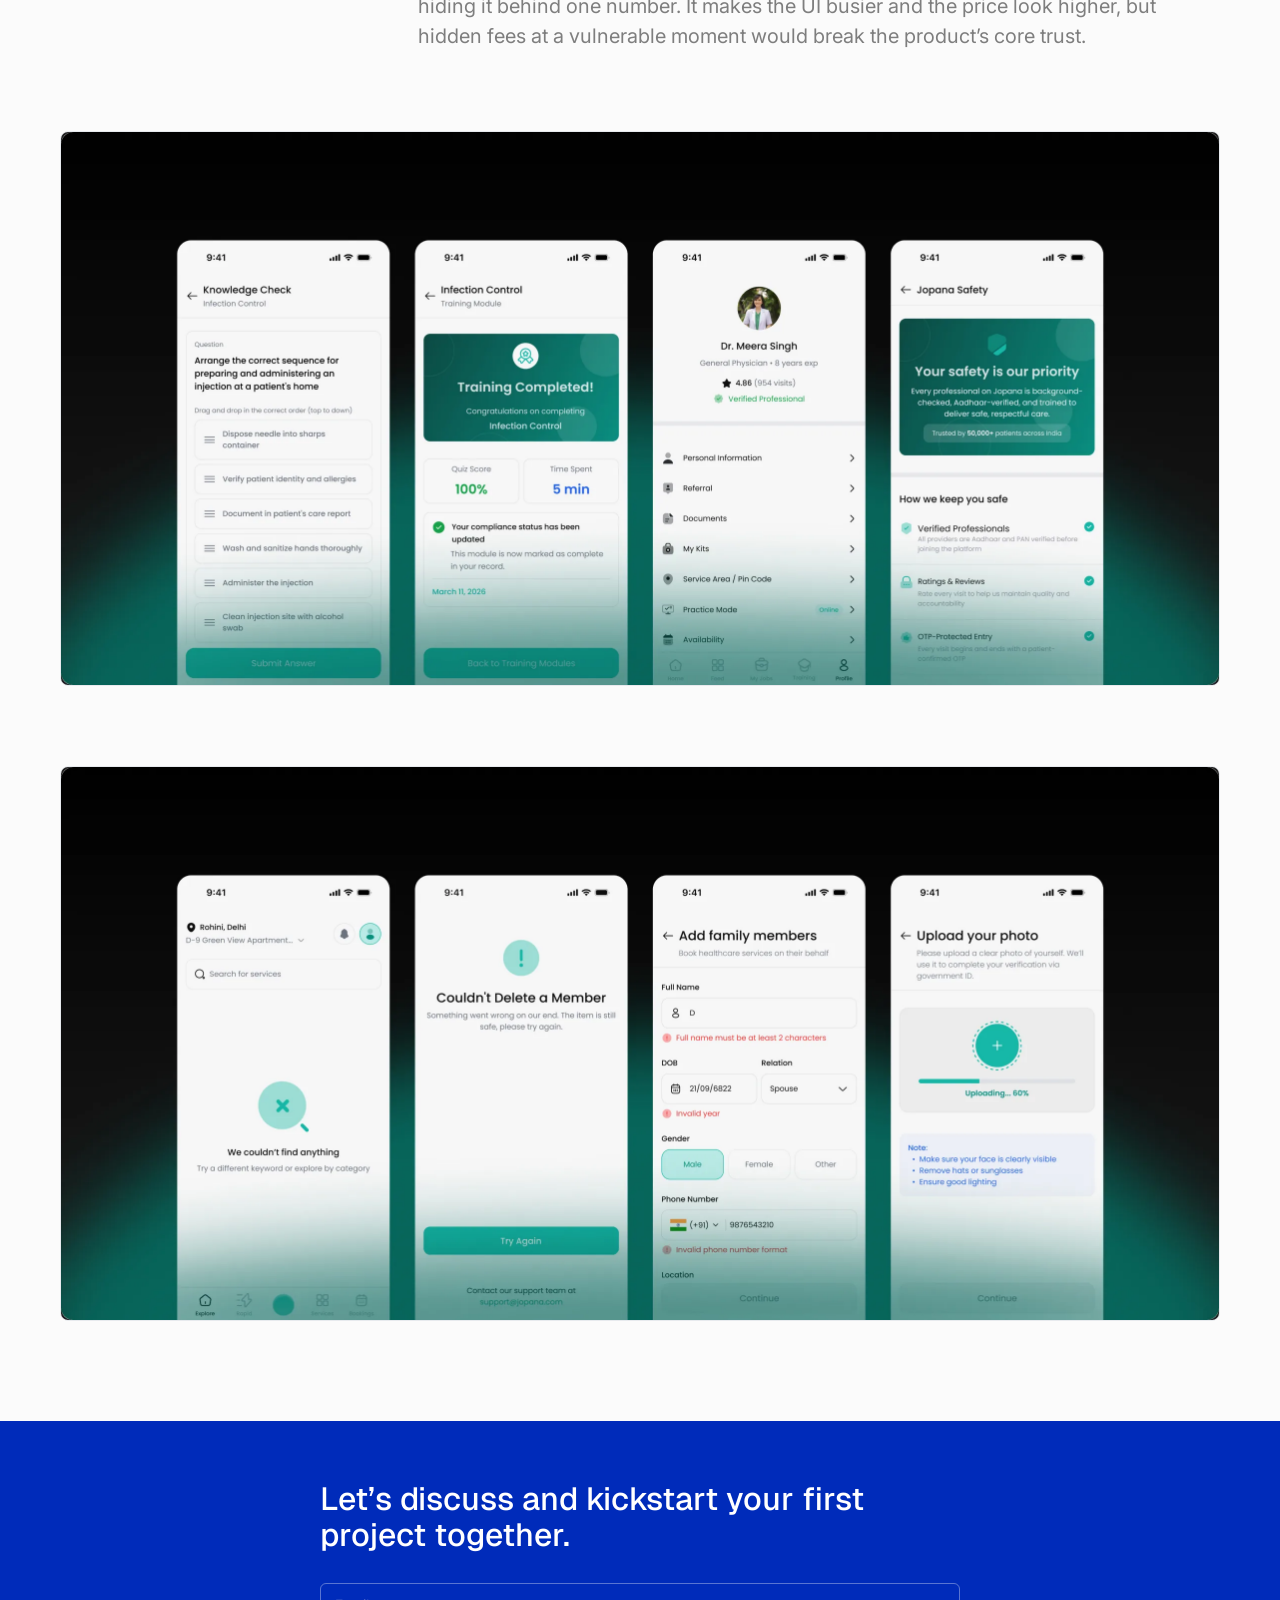
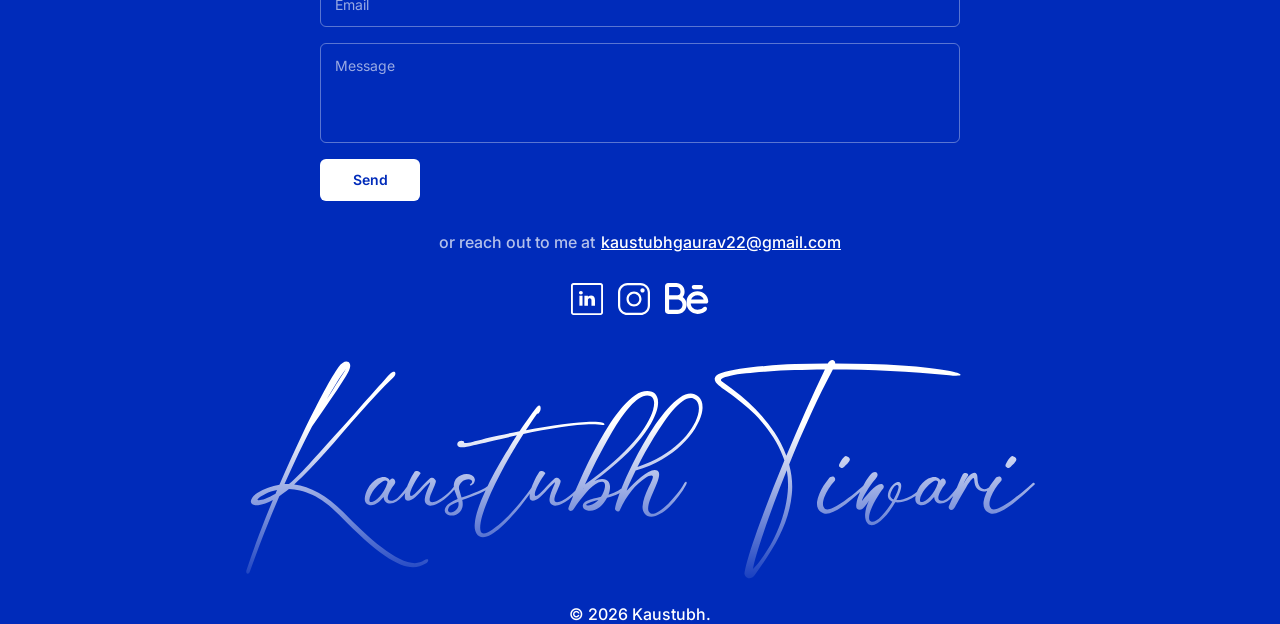
<file: case-jopana.html>
<!DOCTYPE html>
<html lang="en">
<head>
<meta charset="utf-8">
<meta name="viewport" content="width=device-width, initial-scale=1">
<!-- Google tag (gtag.js) -->
<script async src="https://www.googletagmanager.com/gtag/js?id=G-R4NJJXCTS9"></script>
<script>
  window.dataLayer = window.dataLayer || [];
  function gtag(){dataLayer.push(arguments);}
  gtag('js', new Date());

  gtag('config', 'G-R4NJJXCTS9');
</script>
<title>Jopana — Kaustubh Tiwari</title>
<meta name="description" content="Trained, kind caregiver who comes to you, a single visit on demand or recurring care booked as a package.">
<meta property="og:title" content="Jopana — Kaustubh Tiwari">
<meta property="og:description" content="Trained, kind caregiver who comes to you, a single visit on demand or recurring care booked as a package.">
<meta property="og:image" content="assets/jopana-01.webp">
<link rel="icon" href="assets/avatar.png">
<link rel="preconnect" href="https://fonts.googleapis.com">
<link rel="preconnect" href="https://fonts.gstatic.com" crossorigin>
<link href="https://fonts.googleapis.com/css2?family=Inter:wght@400;500;600;700&family=Instrument+Serif&family=Geist:wght@400;500&family=Geist+Mono&display=swap" rel="stylesheet">
<script>document.documentElement.classList.add('js')</script>
<link rel="stylesheet" href="styles.css">
</head>
<body>

<nav class="nav">
  <div class="pills">
    <a class="pill" href="index.html">Home</a>
    <a class="pill" href="#contact">Contact</a>
    <a class="pill" href="https://drive.google.com/file/d/1lz5UcnspnzGRZJ9eRvJriIrjdkVckLJb/view?usp=sharing" target="_blank" rel="noopener">Resume</a>
  </div>
</nav>

<main class="col col--case">

  <header class="masthead reveal">
    <a class="back" href="index.html#work">&larr; Back</a>
    <h1 class="case-title">Jopana</h1>
    <div class="meta">
      <div class="meta-col meta-col--overview">
        <div class="meta-label">Overview</div>
        <p class="meta-value">Trained, kind caregiver who comes to you, a single visit on demand or recurring care booked as a package.</p>
      </div>
      <div class="meta-col meta-col--year">
        <div class="meta-label">Year</div>
        <p class="meta-value">2026</p>
      </div>
    </div>
  </header>

  <figure class="plate reveal"><img src="assets/jopana-01.webp" alt="Jopana" width="2320" height="1108"></figure>

  <section class="case-section reveal">
    <h2 class="case-head">The Problem</h2>
    <div class="prose">
      <p>Jopana is one product built as two separate apps, a Patient app and a Service Partner app. Both had to work for the whole thing to work, so I designed each side around the real problem it faced.</p>
      <p><strong>For patients:</strong><br>Getting trusted care at home is broken: long waits and crowded clinics, scattered uncoordinated providers, and no reliable way to get a verified professional to your door. For post surgery recovery, elderly parents or chronic conditions, that is a health risk, not a minor hassle. Home healthcare had no convenient, trustworthy front door, for a single visit or weeks of care.</p>
      <p><strong>For providers:</strong><br>Skilled professionals, physiotherapists, nurses, caregivers, doctors, struggle with the business side of going independent: a steady stream of nearby patients, being trusted by strangers, and getting paid without a clinic taking a large cut. The demand existed, but no efficient, trusted way to match to it.</p>
      <p><strong>Why it mattered:</strong><br>A marketplace only works if both sides do, the provider experience is what makes the convenience real: care that comes to you, once or on a schedule. Designing both apps was designing one loop.</p>
    </div>
  </section>

  <figure class="plate reveal"><img src="assets/jopana-02.webp" alt="" width="2320" height="1108" loading="lazy"></figure>

  <section class="case-section reveal">
    <h2 class="case-head">Context &amp; Constraints</h2>
    <div class="prose">
      <p class="prose-label"><strong>Business goals:</strong></p>
      <ul>
        <li>Own the front door to at home healthcare, make booking a verified professional more convenient and more trustworthy than any offline alternative.</li>
        <li>Support both instant (Rapid) and scheduled or recurring care across five service lines: doctor, nursing, continuous nursing, elderly care, physiotherapy.</li>
        <li>Build reliable supply side liquidity and monetise it through a subscription + credit / lead model, partners pay to receive leads, rather than only commission per booking.</li>
      </ul>
      <p class="prose-label"><strong>What each side needs:</strong></p>
      <ul>
        <li>Patients: convenience and certainty, care that comes to them on their terms, verified professionals above all, and one coordinated place instead of scattered contacts.</li>
        <li>Providers: a steady flow of relevant nearby leads, control over when they are Active, clarity on pay and fees, and branding that lets a stranger open the door.</li>
      </ul>
      <p class="prose-label"><strong>Constraints:</strong></p>
      <ul>
        <li>One shared teal design system across two separate apps: the patient and partner surfaces must feel like one brand yet read as clearly distinct products, all from a reusable, state aware component set.</li>
        <li>Accessibility and plain language for a broad, non technical audience: legible type, clear hierarchy, generous tap targets and reassurance over medical jargon.</li>
        <li>Sensitive medical context, HIPAA standard data handling, encryption, and Electronic Visit Verification (live location during a visit) that must feel like safety, not surveillance.</li>
        <li>Complex pricing, night, holiday and weekend surcharges, last minute and clinical complexity rates, and package reschedule limits, made legible to a stressed customer and fair to the partner doing the hard job.</li>
      </ul>
    </div>
  </section>

  <figure class="plate reveal"><img src="assets/jopana-03.webp" alt="" width="2320" height="1108" loading="lazy"></figure>

  <section class="case-section reveal">
    <h2 class="case-head">Role &amp; Ownership</h2>
    <div class="prose">
      <p>A lean two person effort, me and the company&rsquo;s design lead, side by side. We built the Patient and Service Partner apps in parallel, one surface after another, so ownership was genuinely shared, not cleanly divided.</p>
      <p>In practice I was hands on across both apps: problem framing, patient booking, Rapid and packages, partner onboarding, leads and availability, and the shared component system, iterating closely with the design lead.</p>
    </div>
  </section>

  <figure class="plate reveal"><img src="assets/jopana-04.webp" alt="" width="2320" height="1108" loading="lazy"></figure>
  <figure class="plate reveal"><img src="assets/jopana-05.webp" alt="" width="2320" height="1108" loading="lazy"></figure>

  <section class="case-section reveal">
    <h2 class="case-head">Depth of Craft</h2>
    <div class="prose">
      <ul>
        <li>Two genuinely different products for two sides, each with its own terms, lifecycle and economic model, not a mirror of the other, sharing one design system.</li>
        <li>Service line specific patient pages rather than one generic list, a physiotherapy need and an elderly care need are framed and merchandised differently.</li>
        <li>Patient edge cases designed, not ignored: no pro nearby, ETA and live tracking, disabled and empty states, and pricing that shows night, holiday, weekend and last minute surcharges without overwhelming.</li>
        <li>Provider edge cases: credit running low → lead suspension; Active or inactive availability; accept or decline; verification gating before any leads flow.</li>
        <li>Incentive design as craft: surcharge and hazard pay for night, holiday, critical, infectious and bariatric cases, so the hardest jobs still get covered.</li>
        <li>Booking depth: single service vs packages (1 to 30 sessions), each with its own reschedule limit and a clear cancellation and refund schedule.</li>
      </ul>
    </div>
  </section>

  <figure class="plate reveal"><img src="assets/jopana-06.webp" alt="" width="2320" height="1108" loading="lazy"></figure>
  <figure class="plate reveal"><img src="assets/jopana-07.webp" alt="" width="2320" height="1108" loading="lazy"></figure>

  <section class="case-section reveal">
    <h2 class="case-head">Process</h2>
    <div class="prose">
      <ul>
        <li>This was a real client project. The client has spent years in the healthcare industry, so the work started from genuine domain knowledge rather than guesswork.</li>
        <li>Grounded the model in conversations with senior doctors, pressure testing how home visits, recurring packages and clinical complexity actually work, and folding what we heard back into the flows and pricing.</li>
        <li>Treated Jopana as two separate apps from the start, with a distinct For providers entry and its own partner terms, so neither journey was bolted onto the other.</li>
      </ul>
    </div>
  </section>

  <figure class="plate reveal"><img src="assets/jopana-08.webp" alt="" width="2320" height="1108" loading="lazy"></figure>
  <figure class="plate reveal"><img src="assets/jopana-09.webp" alt="" width="2320" height="1108" loading="lazy"></figure>

  <section class="case-section reveal">
    <h2 class="case-head">Impact</h2>
    <div class="prose">
      <p class="prose-label"><strong>Craft outcomes (verifiable from the work):</strong></p>
      <ul>
        <li>Two complete apps: a patient experience across five service lines (home, service pages, Rapid, booking, packages, account) and a distinct Service Partner experience (onboarding, leads, availability, credit, terms).</li>
        <li>One consistent teal healthcare design system with a reusable, state aware component set powering both apps.</li>
        <li>Trust, monetisation and pricing complexity made legible, verification signals, ratings, ETA tracking, transparent surcharge and reschedule rules, and credit / lead economics.</li>
      </ul>
      <p class="prose-label"><strong>How success would be measured:</strong></p>
      <ul>
        <li>Activation: booking completion rate; time to book.</li>
        <li>Convenience and flexibility: share of needs served across both modes, on demand visits and recurring packages.</li>
        <li>Supply liquidity: Active professionals per area; lead acceptance rate.</li>
        <li>Retention: repeat booking and package renewal; partner retention and churn.</li>
        <li>Trust and quality: rating distribution, cancellation and on time arrival rates.</li>
      </ul>
    </div>
  </section>

  <figure class="plate reveal"><img src="assets/jopana-10.webp" alt="" width="2320" height="1108" loading="lazy"></figure>
  <figure class="plate reveal"><img src="assets/jopana-11.webp" alt="" width="2320" height="1108" loading="lazy"></figure>

  <section class="case-section reveal">
    <h2 class="case-head">Decision &amp; Tradeoff</h2>
    <div class="prose">
      <ul>
        <li>Two separate apps, not one app with a provider mode. <strong>Trade off:</strong> more to design and maintain, but each side reads only what applies to it and neither compromises the other.</li>
        <li>Two booking modes for patients: on demand Rapid, plus scheduled bookings and packages. <strong>Trade off:</strong> more surfaces, but it covers both a one off need and ongoing care.</li>
        <li>Lead with trust signals everywhere, verified, background checked, ratings, uniforms, because in healthcare the conversion blocker is fear, not price.</li>
        <li>Surface complex pricing up front, surcharges, hazard pay, reschedule tiers, instead of hiding it behind one number. It makes the UI busier and the price look higher, but hidden fees at a vulnerable moment would break the product’s core trust.</li>
      </ul>
    </div>
  </section>

  <figure class="plate reveal"><img src="assets/jopana-12.webp" alt="" width="2320" height="1108" loading="lazy"></figure>
  <figure class="plate reveal"><img src="assets/jopana-13.webp" alt="" width="2320" height="1108" loading="lazy"></figure>

</main>

<footer class="footer" id="contact">
  <div class="contact">
    <h2>Let&rsquo;s discuss and kickstart your first project together.</h2>

    <form class="form" action="https://formspree.io/f/xeeyaeny" method="POST">
      <input type="email" name="email" placeholder="Email" required aria-label="Email">
      <textarea name="message" placeholder="Message" required aria-label="Message"></textarea>
      <button class="send" type="submit">Send</button>
    </form>

    <div class="or">
      <span>or reach out to me at</span>
      <a href="mailto:kaustubhgaurav22@gmail.com">kaustubhgaurav22@gmail.com</a>
    </div>

    <div class="socials">
      <a href="https://www.linkedin.com/in/kaustubh-gaurav-tiwari/" aria-label="LinkedIn" target="_blank" rel="noopener"><svg viewBox="0 0 32 32" aria-hidden="true" focusable="false"><path d="M29.5 0H2.5C1.11875 0 0 1.11875 0 2.5V29.5C0 30.8813 1.11875 32 2.5 32H29.5C30.8813 32 32 30.8813 32 29.5V2.5C32 1.11875 30.8813 0 29.5 0ZM30.125 29.5C30.125 29.8438 29.8438 30.125 29.5 30.125H2.5C2.15625 30.125 1.875 29.8438 1.875 29.5V2.5C1.875 2.15625 2.15625 1.875 2.5 1.875H29.5C29.8438 1.875 30.125 2.15625 30.125 2.5V29.5Z"/><path d="M11.525 12.7124H8.40625V22.6937H11.525V12.7124Z"/><path d="M20.0437 12.6187C18.2562 12.6187 17.1375 13.5937 16.9312 14.2812V12.7124H13.425C13.4687 13.5437 13.425 22.6937 13.425 22.6937H16.9312V17.2999C16.9312 16.9937 16.9187 16.6937 17.0062 16.4812C17.2437 15.8812 17.7625 15.2562 18.6937 15.2562C19.9125 15.2562 20.4625 16.1812 20.4625 17.5312V22.6937H24V17.1437C24 14.0562 22.2625 12.6187 20.0437 12.6187Z"/><path d="M9.90002 8C8.75002 8 7.99377 8.74375 7.99377 9.73125C7.99377 10.7 8.72502 11.4625 9.85627 11.4625H9.88127C11.0563 11.4625 11.7875 10.6938 11.7813 9.73125C11.7563 8.74375 11.05 8 9.90002 8Z"/></svg></a>
      <a href="https://www.instagram.com/kaustubh_gaurav22/" aria-label="Instagram" target="_blank" rel="noopener"><svg viewBox="0 0 32 32" aria-hidden="true" focusable="false"><path d="M29.7839 9.61749C29.7837 5.52978 26.4702 2.21609 22.3825 2.21609H9.61749C5.52989 2.21628 2.21628 5.52989 2.21609 9.61749V22.3825C2.21609 26.4702 5.52978 29.7837 9.61749 29.7839H22.3825C26.4703 29.7839 29.7839 26.4703 29.7839 22.3825V9.61749ZM32 22.3825C32 27.6942 27.6942 32 22.3825 32H9.61749C4.30585 31.9998 9.13743e-07 27.6941 0 22.3825V9.61749C0.000186856 4.30598 4.30598 0.000186852 9.61749 0H22.3825C27.6941 9.1377e-07 31.9998 4.30585 32 9.61749V22.3825Z"/><path d="M21.2748 15.9998C21.2748 13.0869 18.9133 10.7255 16.0003 10.7254C13.0873 10.7254 10.7259 13.0868 10.7259 15.9998C10.7259 18.9128 13.0874 21.2743 16.0003 21.2743C17.399 21.2743 18.7405 20.7182 19.7296 19.7291C20.7187 18.74 21.2747 17.3985 21.2748 15.9998ZM23.4909 15.9998C23.4908 17.9863 22.7011 19.8913 21.2964 21.2959C19.8918 22.7006 17.9868 23.4903 16.0003 23.4904C11.8635 23.4904 8.50986 20.1367 8.50977 15.9998C8.50977 11.8629 11.8634 8.50928 16.0003 8.50928C20.1372 8.50937 23.4909 11.863 23.4909 15.9998Z"/><path d="M24.51 5.36278C23.335 5.36278 22.3825 6.31527 22.3825 7.49023C22.3825 8.66519 23.335 9.61768 24.51 9.61768C25.6849 9.61768 26.6374 8.66519 26.6374 7.49023C26.6374 6.31527 25.6849 5.36278 24.51 5.36278Z"/></svg></a>
      <a href="https://www.behance.net/kaustubhgaurav1" aria-label="Behance" target="_blank" rel="noopener"><svg viewBox="0 0 30 22" aria-hidden="true" focusable="false"><path fill-rule="evenodd" clip-rule="evenodd" d="M13.4583 6.375C13.4583 7.64474 12.9811 8.80302 12.1961 9.68022C13.8176 10.8359 14.875 12.732 14.875 14.875C14.875 18.3958 12.0208 21.25 8.5 21.25H2.125C0.951391 21.25 0 20.2986 0 19.125V2.125C0 0.951391 0.951391 0 2.125 0H7.79167C10.9213 0 13.4583 2.53705 13.4583 5.66667V6.375ZM2.83333 8.5V2.83333H7.79167C9.35647 2.83333 10.625 4.10186 10.625 5.66667V6.375C10.625 7.54861 9.67361 8.5 8.5 8.5H2.83333ZM2.83333 11.3333H8.5C10.456 11.3333 12.0417 12.919 12.0417 14.875C12.0417 16.831 10.456 18.4167 8.5 18.4167H2.83333V11.3333Z"/><path d="M18.4167 2.83366C18.4167 2.05126 19.0509 1.41699 19.8334 1.41699H24.7917C25.5741 1.41699 26.2084 2.05126 26.2084 2.83366C26.2084 3.61606 25.5741 4.25033 24.7917 4.25033H19.8334C19.0509 4.25033 18.4167 3.61606 18.4167 2.83366Z"/><path fill-rule="evenodd" clip-rule="evenodd" d="M22.3125 5.66699C18.287 5.66699 14.875 8.75858 14.875 12.7503V14.167C14.875 18.1587 18.287 21.2503 22.3125 21.2503C24.4589 21.2503 26.0131 20.6321 27.0537 19.9624C27.68 19.5594 28.1717 19.0685 28.6451 18.5045C29.0847 17.8573 28.9163 16.9762 28.269 16.5366C27.6281 16.1014 26.7579 16.2624 26.3142 16.8941C26.0985 17.1691 25.8118 17.3923 25.5203 17.5799C24.91 17.9727 23.8839 18.417 22.3125 18.417C19.6876 18.417 17.7083 16.4345 17.7083 14.167H28.3333C29.1158 14.167 29.75 13.5328 29.75 12.7503C29.75 8.75858 26.338 5.66699 22.3125 5.66699ZM26.6515 11.3337C26.0286 9.71668 24.3687 8.50033 22.3125 8.50033C20.2564 8.50033 18.5964 9.71668 17.9735 11.3337H26.6515Z"/></svg></a>
    </div>
  </div>

  <div class="wordmark">
    <img class="mark" src="assets/wordmark.svg" alt="Kaustubh Tiwari" width="789" height="219">
    <p class="copy">&copy; 2026 Kaustubh.</p>
  </div>
</footer>

<script src="smooth-scroll.js" defer></script>
<script src="reveal.js" defer></script>
</body>
</html>
</file>
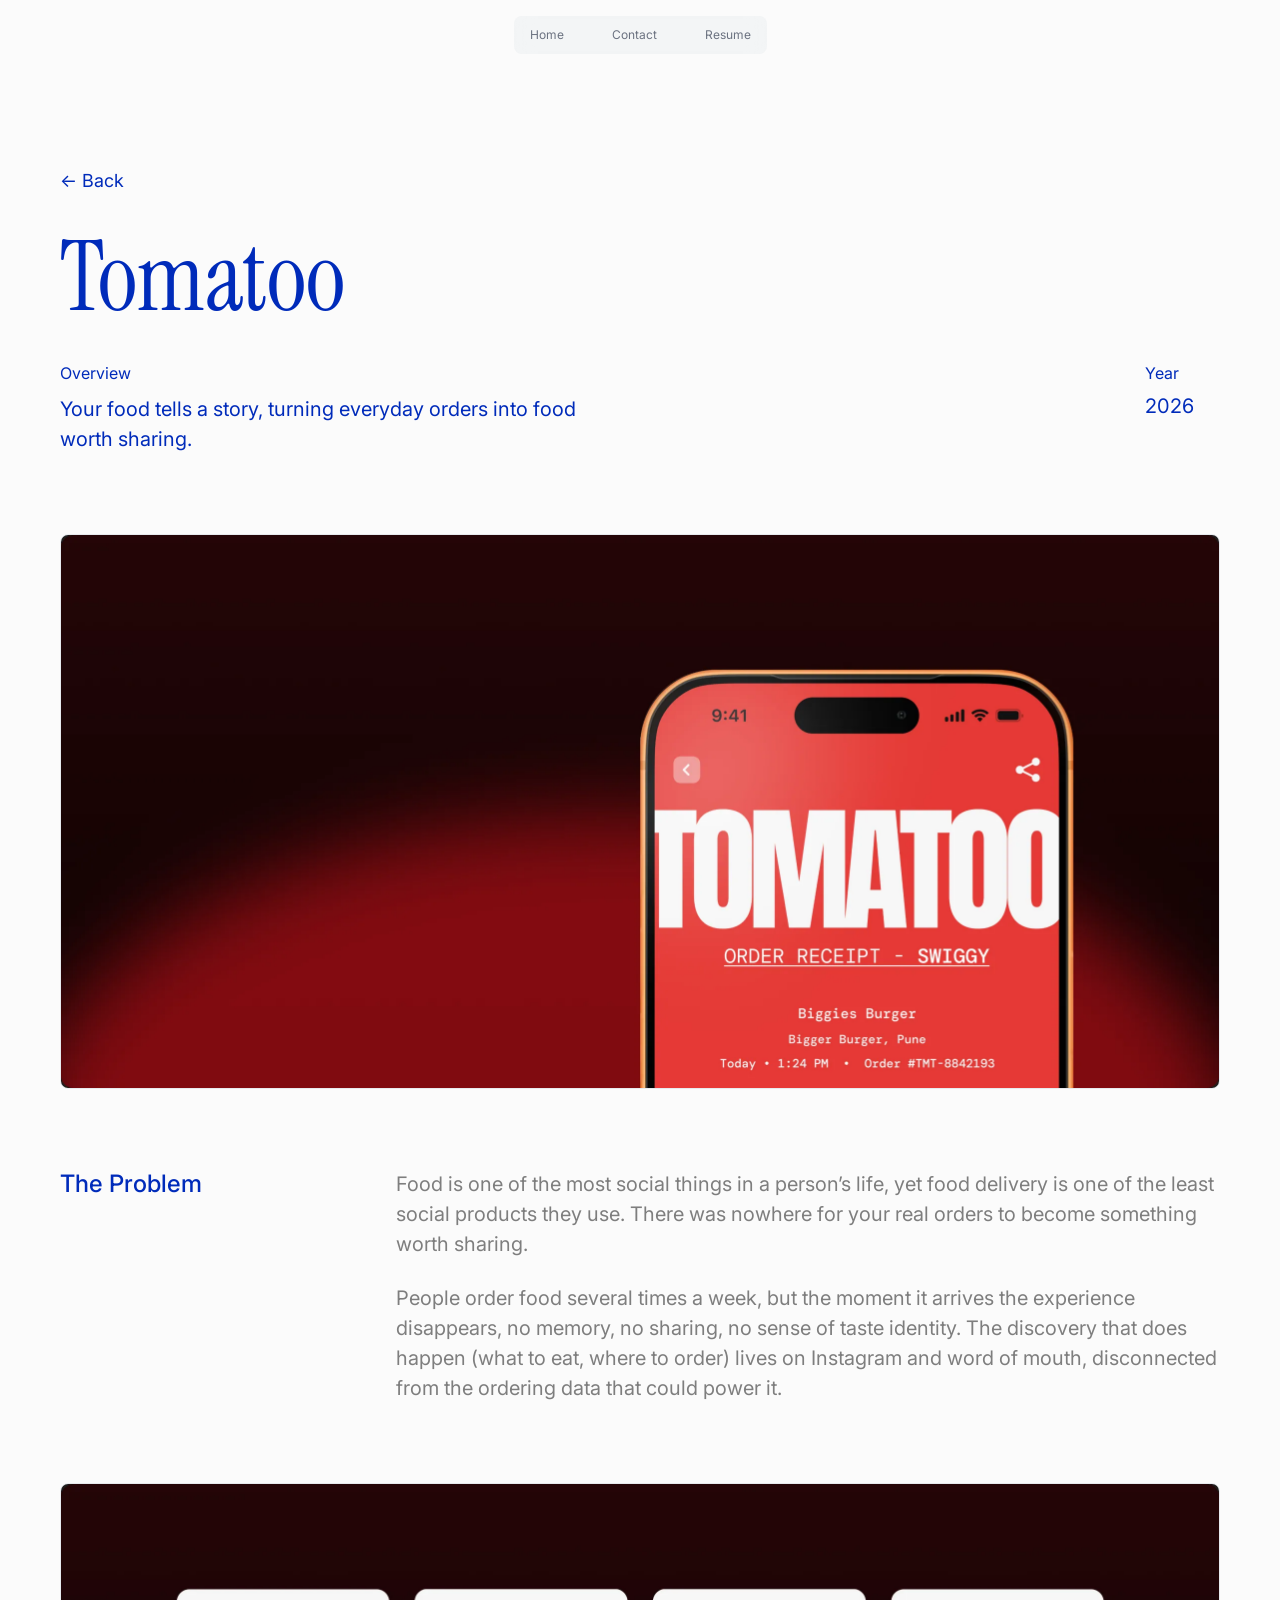
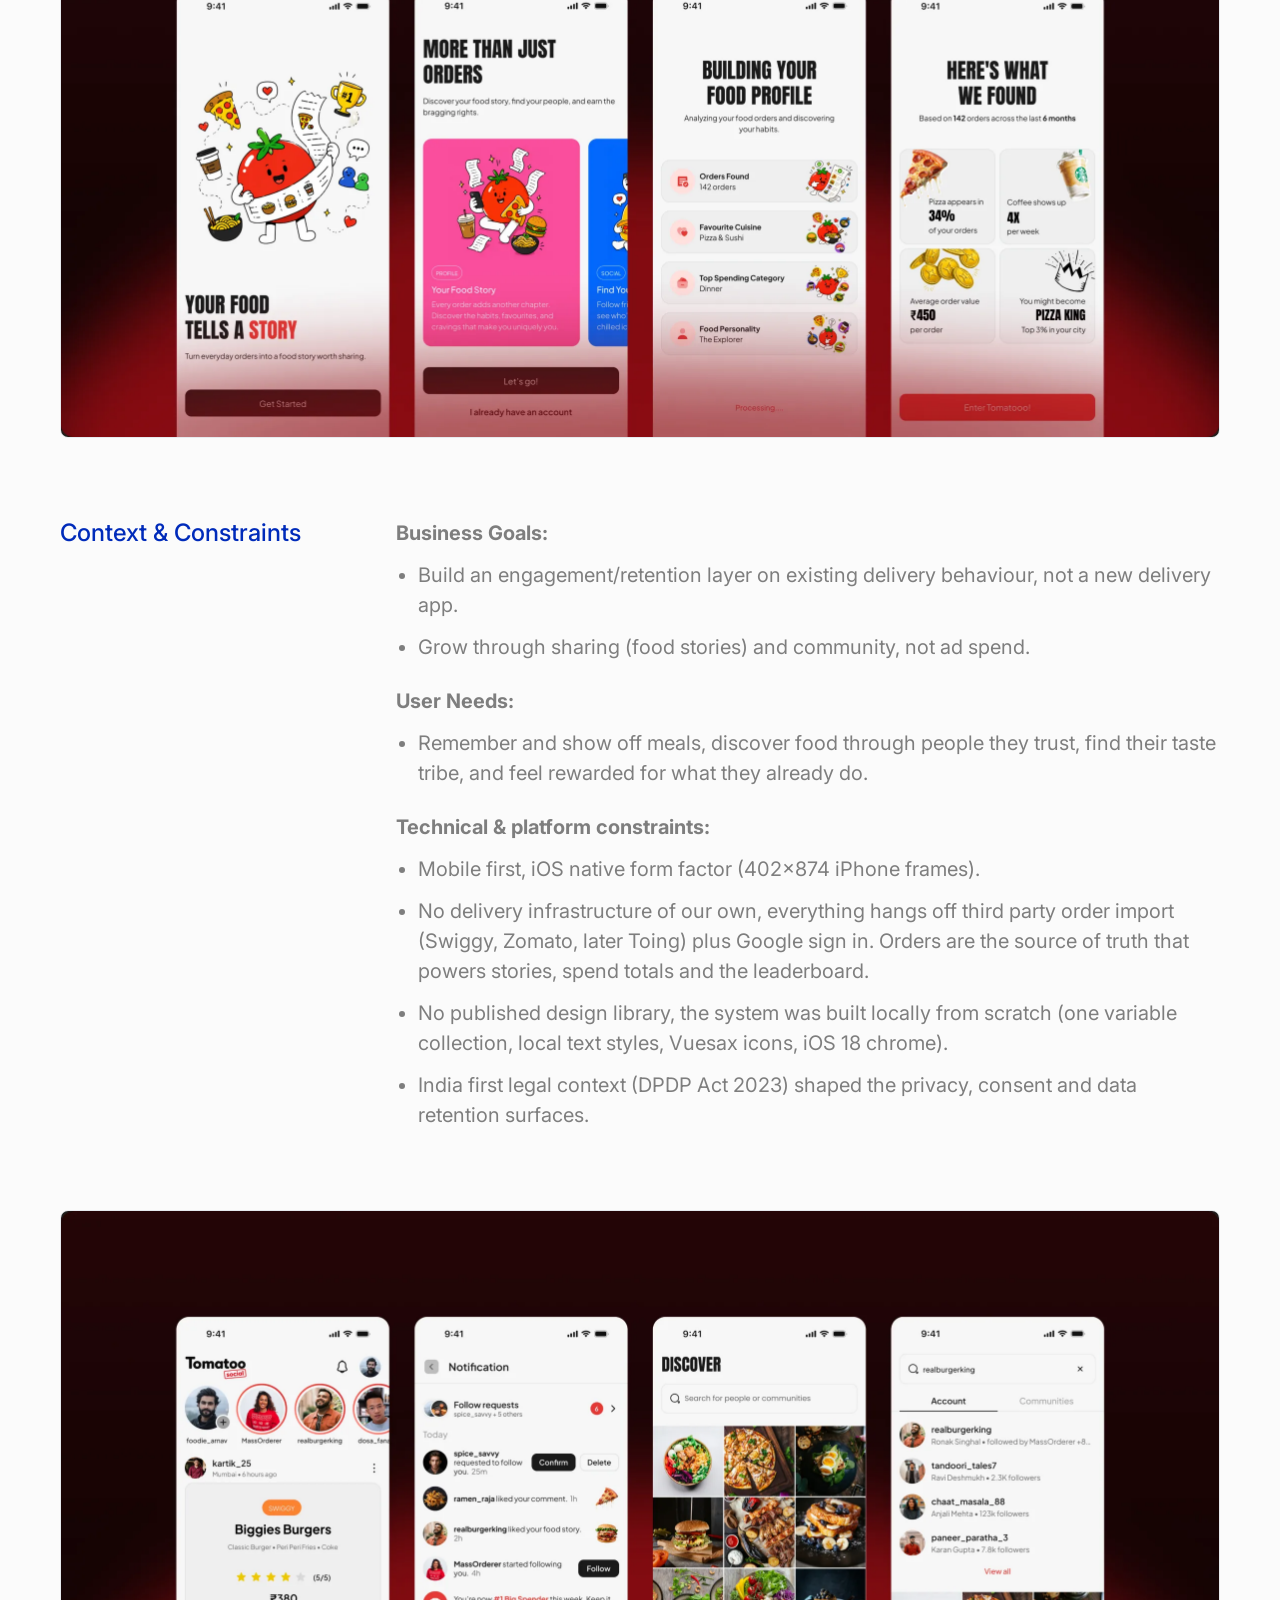
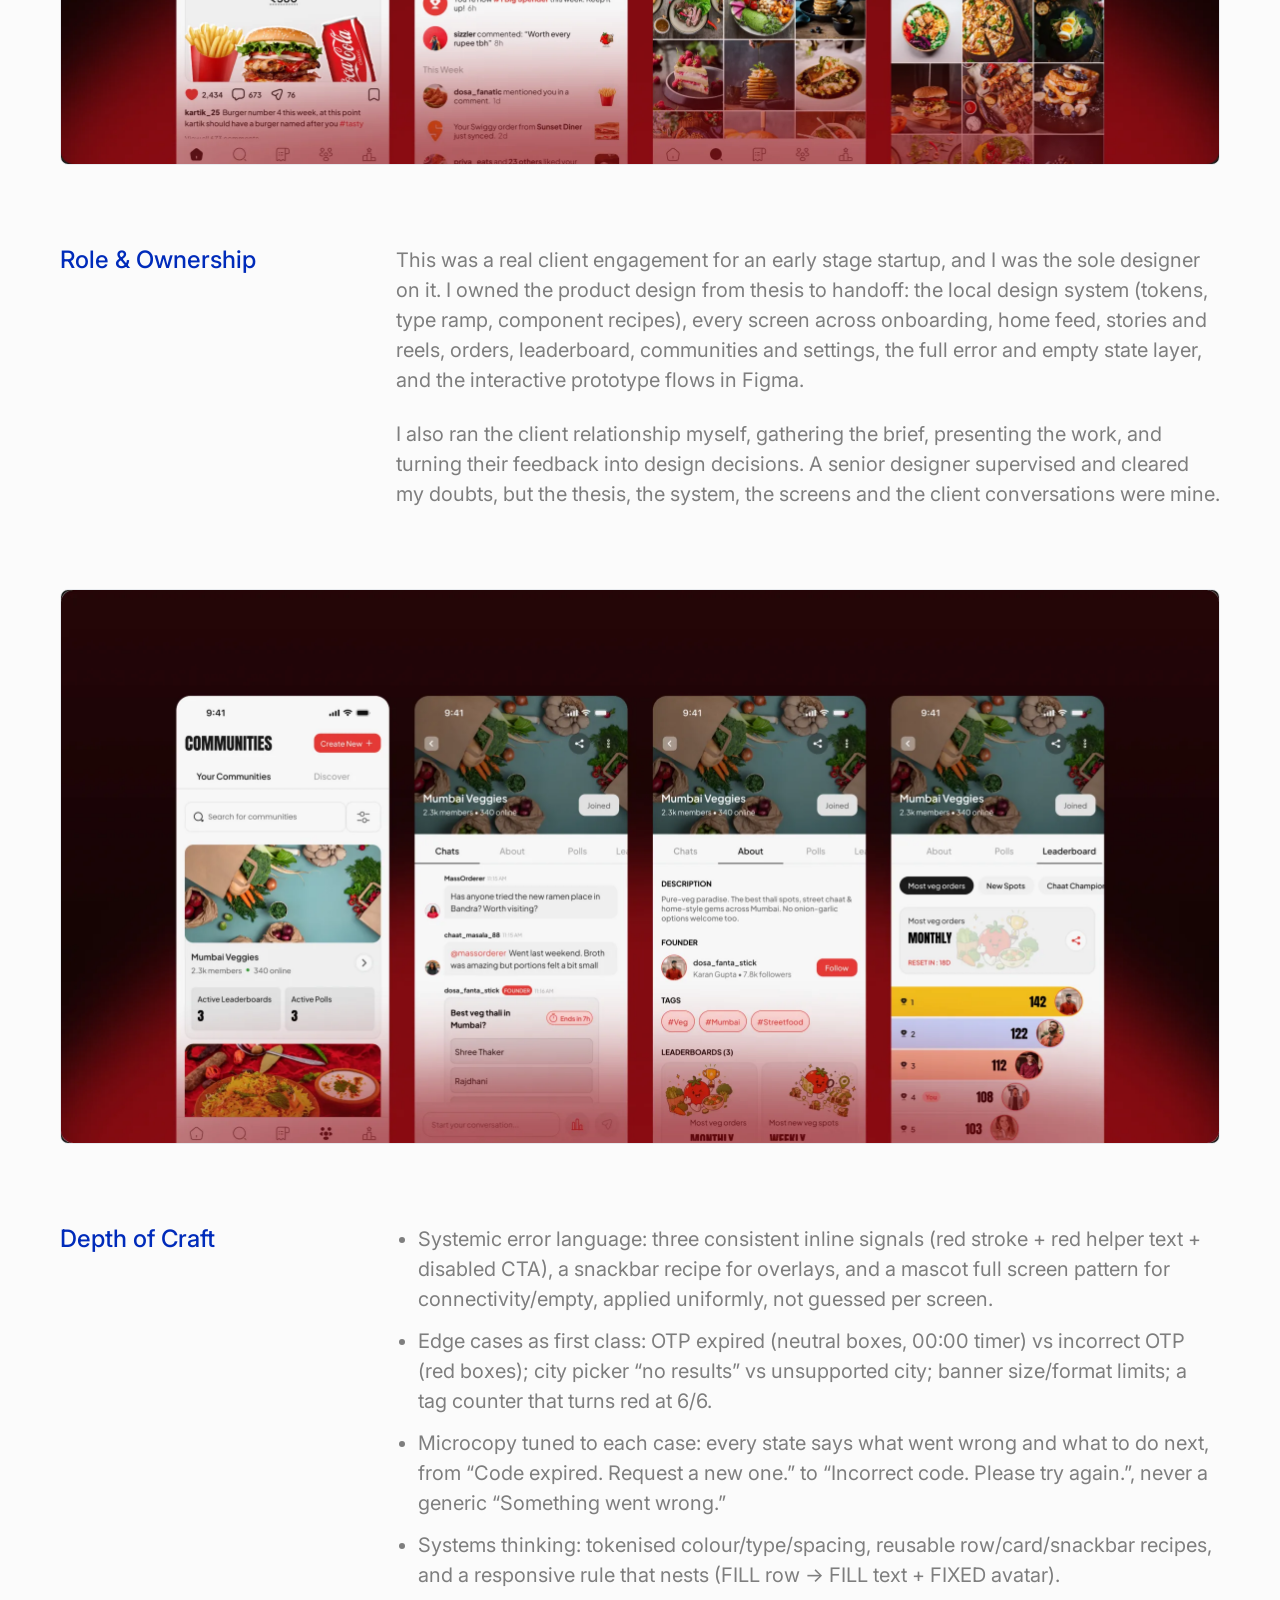
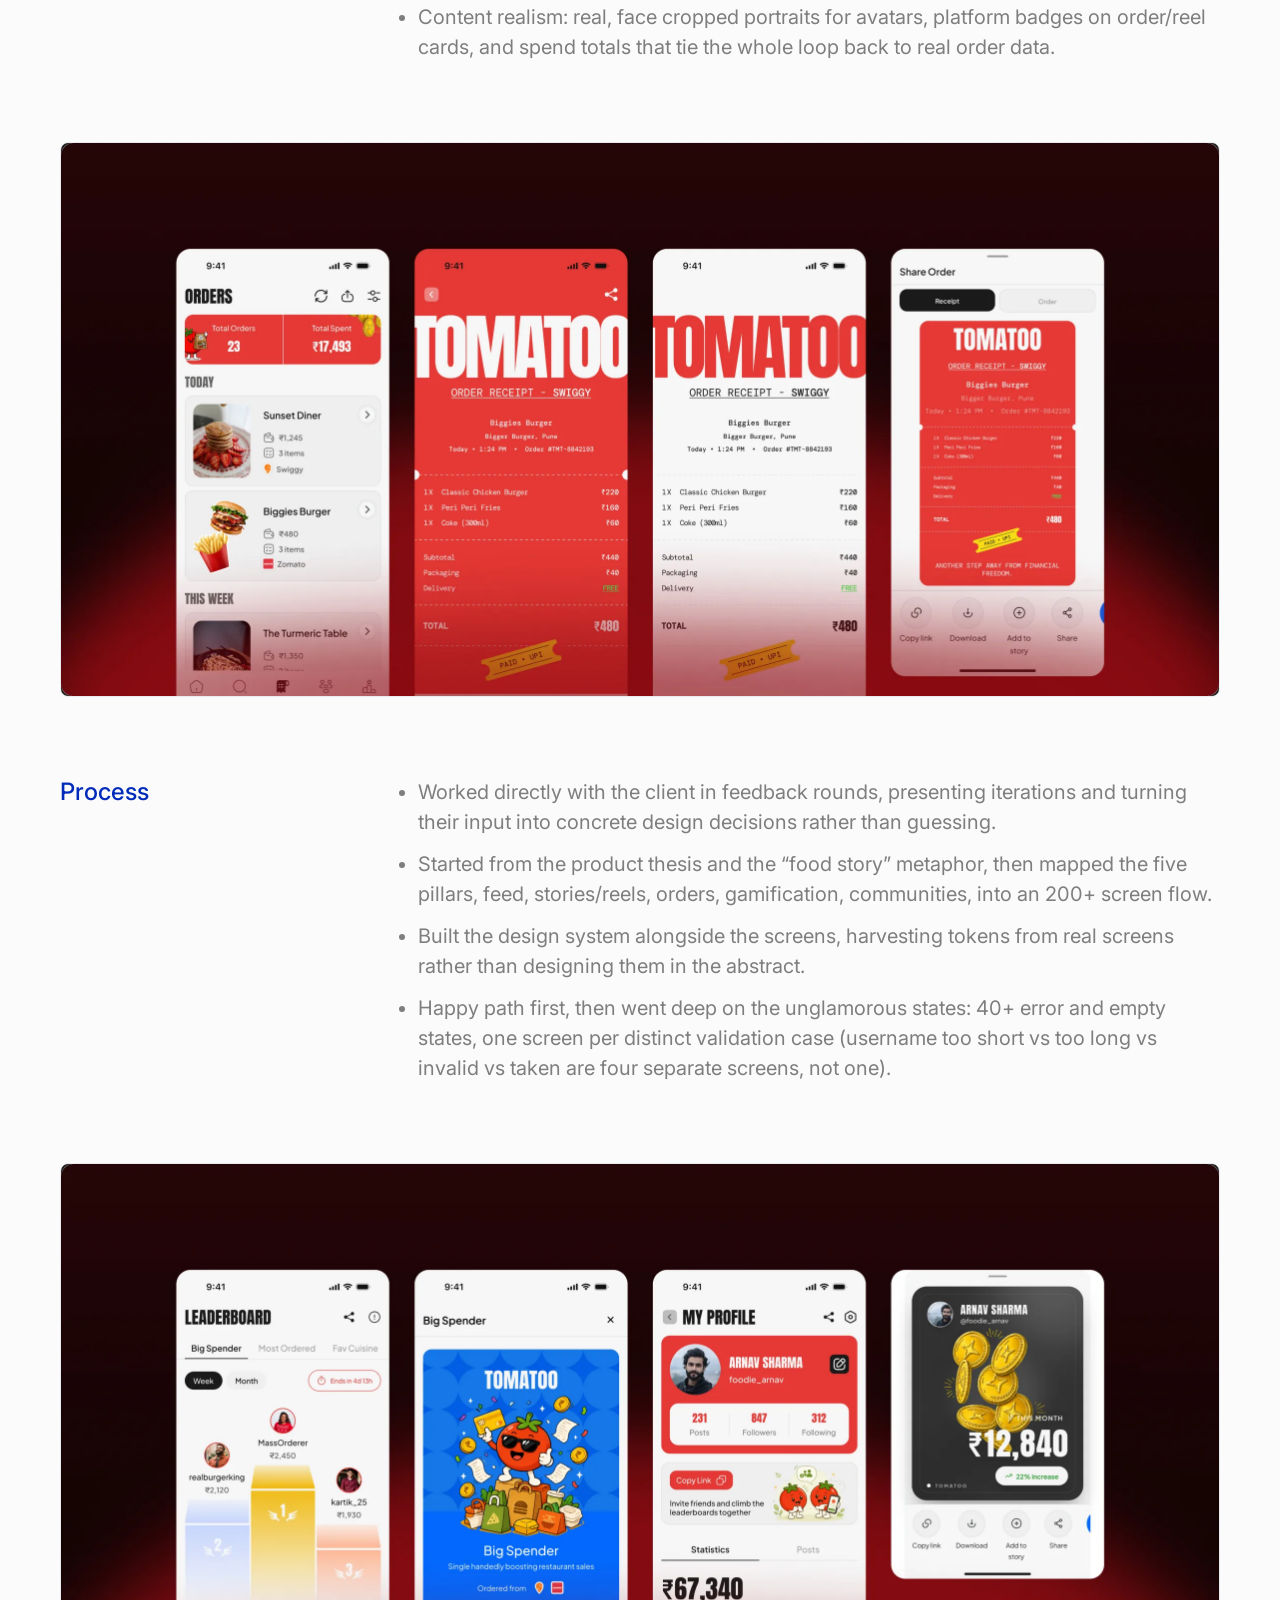
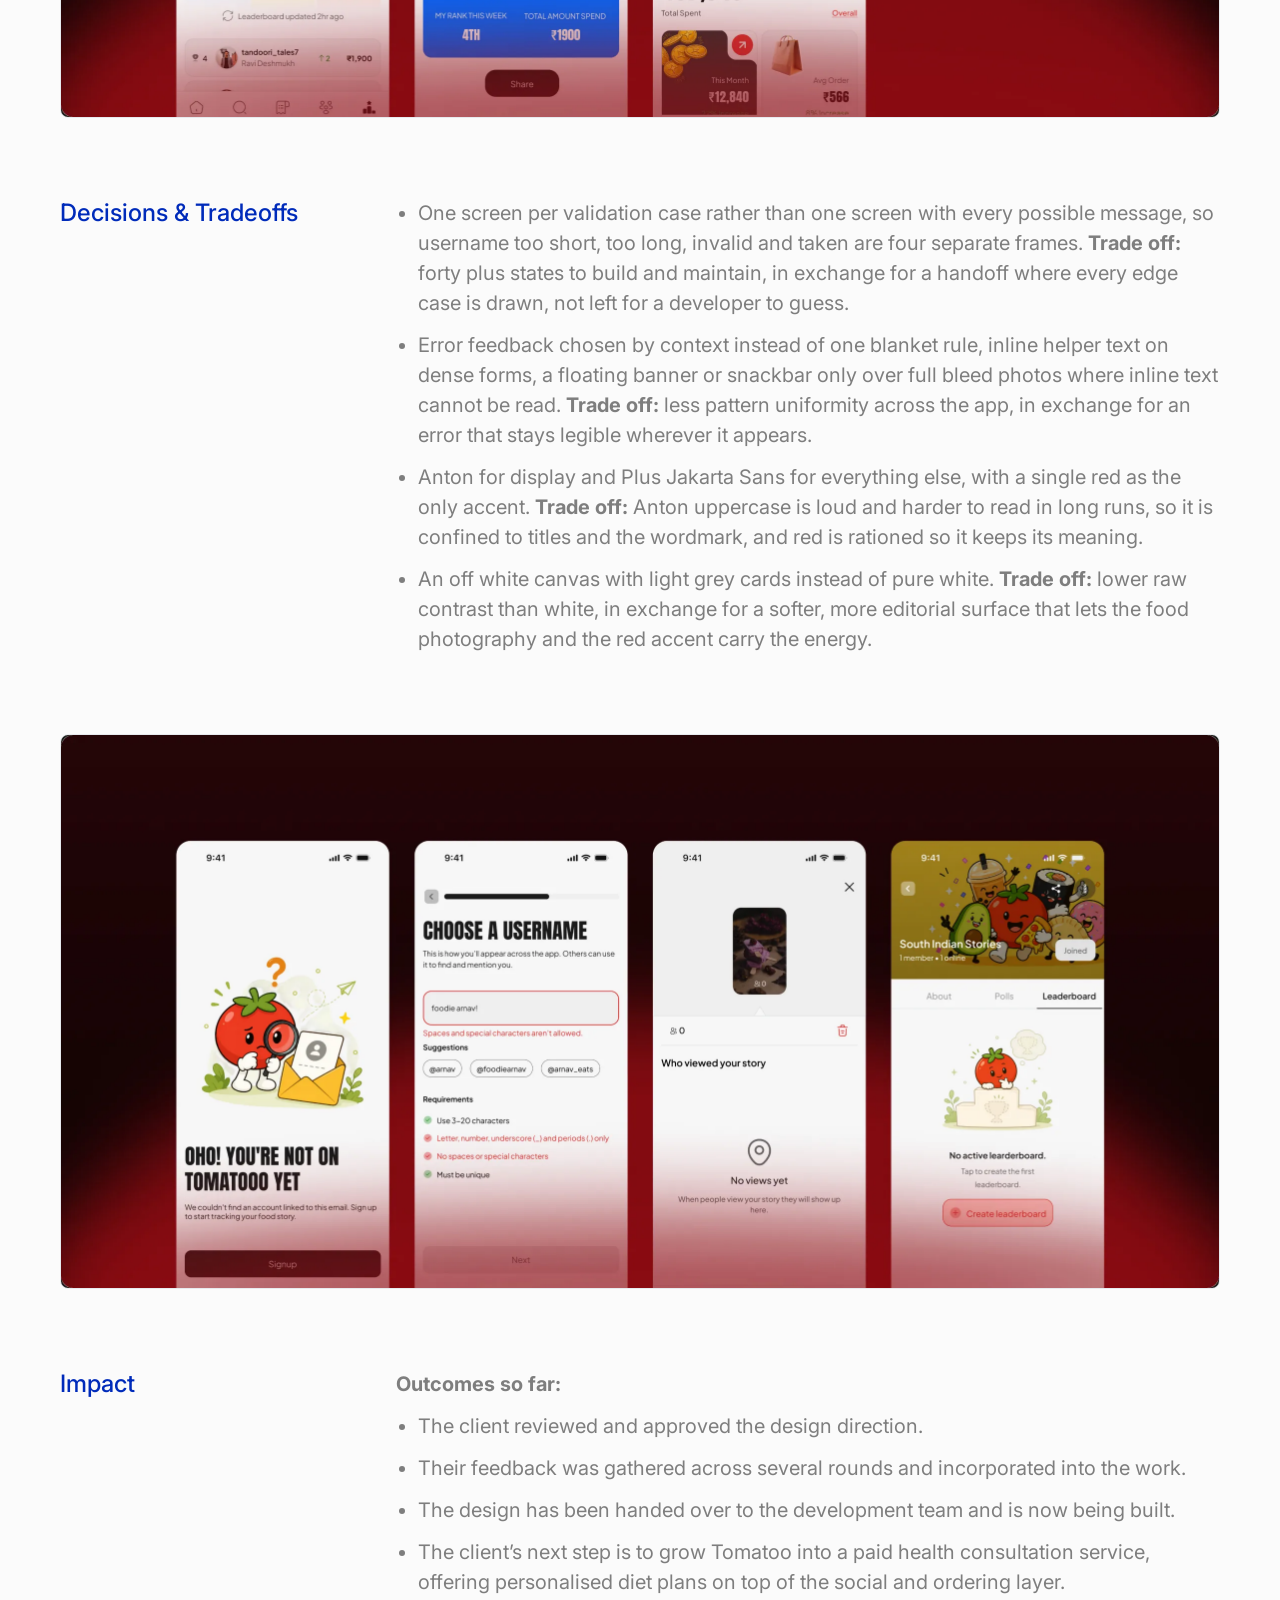
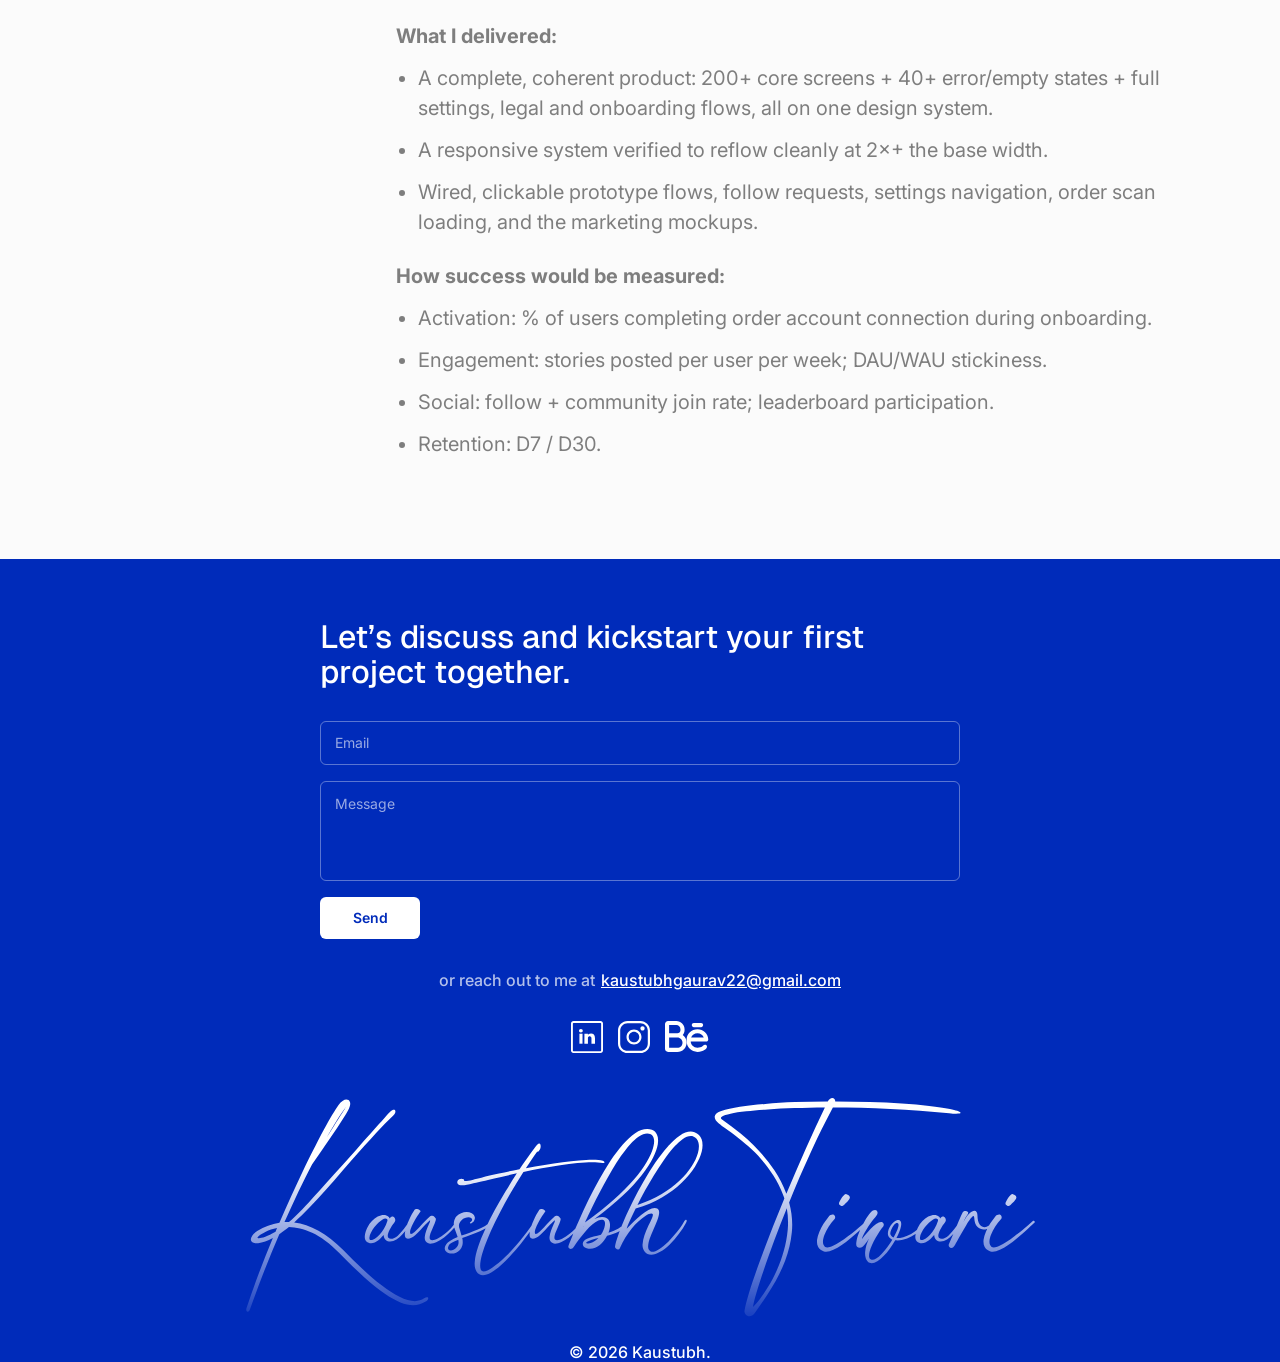
<file: case-tomatoo.html>
<!DOCTYPE html>
<html lang="en">
<head>
<meta charset="utf-8">
<meta name="viewport" content="width=device-width, initial-scale=1">
<!-- Google tag (gtag.js) -->
<script async src="https://www.googletagmanager.com/gtag/js?id=G-R4NJJXCTS9"></script>
<script>
  window.dataLayer = window.dataLayer || [];
  function gtag(){dataLayer.push(arguments);}
  gtag('js', new Date());

  gtag('config', 'G-R4NJJXCTS9');
</script>
<title>Tomatoo — Kaustubh Tiwari</title>
<meta name="description" content="Your food tells a story, turning everyday orders into food worth sharing.">
<meta property="og:title" content="Tomatoo — Kaustubh Tiwari">
<meta property="og:description" content="Your food tells a story, turning everyday orders into food worth sharing.">
<meta property="og:image" content="assets/tomatoo-01.webp">
<link rel="icon" href="assets/avatar.png">
<link rel="preconnect" href="https://fonts.googleapis.com">
<link rel="preconnect" href="https://fonts.gstatic.com" crossorigin>
<link href="https://fonts.googleapis.com/css2?family=Inter:wght@400;500;600;700&family=Instrument+Serif&family=Geist:wght@400;500&family=Geist+Mono&display=swap" rel="stylesheet">
<script>document.documentElement.classList.add('js')</script>
<link rel="stylesheet" href="styles.css">
</head>
<body>

<nav class="nav">
  <div class="pills">
    <a class="pill" href="index.html">Home</a>
    <a class="pill" href="#contact">Contact</a>
    <a class="pill" href="https://drive.google.com/file/d/1lz5UcnspnzGRZJ9eRvJriIrjdkVckLJb/view?usp=sharing" target="_blank" rel="noopener">Resume</a>
  </div>
</nav>

<main class="col col--case">

  <header class="masthead reveal">
    <a class="back" href="index.html#work">&larr; Back</a>
    <h1 class="case-title">Tomatoo</h1>
    <div class="meta">
      <div class="meta-col meta-col--overview">
        <div class="meta-label">Overview</div>
        <p class="meta-value">Your food tells a story, turning everyday orders into food worth sharing.</p>
      </div>
      <div class="meta-col meta-col--year">
        <div class="meta-label">Year</div>
        <p class="meta-value">2026</p>
      </div>
    </div>
  </header>

  <figure class="plate reveal"><img src="assets/tomatoo-01.webp" alt="Tomatoo" width="2320" height="1108"></figure>

  <section class="case-section reveal">
    <h2 class="case-head">The Problem</h2>
    <div class="prose">
      <p>Food is one of the most social things in a person&rsquo;s life, yet food delivery is one of the least social products they use. There was nowhere for your real orders to become something worth sharing.</p>
      <p>People order food several times a week, but the moment it arrives the experience disappears, no memory, no sharing, no sense of taste identity. The discovery that does happen (what to eat, where to order) lives on Instagram and word of mouth, disconnected from the ordering data that could power it.</p>
    </div>
  </section>

  <figure class="plate reveal"><img src="assets/tomatoo-02.webp" alt="" width="2320" height="1108" loading="lazy"></figure>

  <section class="case-section reveal">
    <h2 class="case-head">Context &amp; Constraints</h2>
    <div class="prose">
      <p class="prose-label"><strong>Business Goals:</strong></p>
      <ul>
        <li>Build an engagement/retention layer on existing delivery behaviour, not a new delivery app.</li>
        <li>Grow through sharing (food stories) and community, not ad spend.</li>
      </ul>
      <p class="prose-label"><strong>User Needs:</strong></p>
      <ul>
        <li>Remember and show off meals, discover food through people they trust, find their taste tribe, and feel rewarded for what they already do.</li>
      </ul>
      <p class="prose-label"><strong>Technical &amp; platform constraints:</strong></p>
      <ul>
        <li>Mobile first, iOS native form factor (402×874 iPhone frames).</li>
        <li>No delivery infrastructure of our own, everything hangs off third party order import (Swiggy, Zomato, later Toing) plus Google sign in. Orders are the source of truth that powers stories, spend totals and the leaderboard.</li>
        <li>No published design library, the system was built locally from scratch (one variable collection, local text styles, Vuesax icons, iOS 18 chrome).</li>
        <li>India first legal context (DPDP Act 2023) shaped the privacy, consent and data retention surfaces.</li>
      </ul>
    </div>
  </section>

  <figure class="plate reveal"><img src="assets/tomatoo-03.webp" alt="" width="2320" height="1108" loading="lazy"></figure>

  <section class="case-section reveal">
    <h2 class="case-head">Role &amp; Ownership</h2>
    <div class="prose">
      <p>This was a real client engagement for an early stage startup, and I was the sole designer on it. I owned the product design from thesis to handoff: the local design system (tokens, type ramp, component recipes), every screen across onboarding, home feed, stories and reels, orders, leaderboard, communities and settings, the full error and empty state layer, and the interactive prototype flows in Figma.</p>
      <p>I also ran the client relationship myself, gathering the brief, presenting the work, and turning their feedback into design decisions. A senior designer supervised and cleared my doubts, but the thesis, the system, the screens and the client conversations were mine.</p>
    </div>
  </section>

  <figure class="plate reveal"><img src="assets/tomatoo-04.webp" alt="" width="2320" height="1108" loading="lazy"></figure>

  <section class="case-section reveal">
    <h2 class="case-head">Depth of Craft</h2>
    <div class="prose">
      <ul>
        <li>Systemic error language: three consistent inline signals (red stroke + red helper text + disabled CTA), a snackbar recipe for overlays, and a mascot full screen pattern for connectivity/empty, applied uniformly, not guessed per screen.</li>
        <li>Edge cases as first class: OTP expired (neutral boxes, 00:00 timer) vs incorrect OTP (red boxes); city picker “no results” vs unsupported city; banner size/format limits; a tag counter that turns red at 6/6.</li>
        <li>Microcopy tuned to each case: every state says what went wrong and what to do next, from “Code expired. Request a new one.” to “Incorrect code. Please try again.”, never a generic “Something went wrong.”</li>
        <li>Systems thinking: tokenised colour/type/spacing, reusable row/card/snackbar recipes, and a responsive rule that nests (FILL row → FILL text + FIXED avatar).</li>
        <li>Content realism: real, face cropped portraits for avatars, platform badges on order/reel cards, and spend totals that tie the whole loop back to real order data.</li>
      </ul>
    </div>
  </section>

  <figure class="plate reveal"><img src="assets/tomatoo-05.webp" alt="" width="2320" height="1108" loading="lazy"></figure>

  <section class="case-section reveal">
    <h2 class="case-head">Process</h2>
    <div class="prose">
      <ul>
        <li>Worked directly with the client in feedback rounds, presenting iterations and turning their input into concrete design decisions rather than guessing.</li>
        <li>Started from the product thesis and the “food story” metaphor, then mapped the five pillars, feed, stories/reels, orders, gamification, communities, into an 200+ screen flow.</li>
        <li>Built the design system alongside the screens, harvesting tokens from real screens rather than designing them in the abstract.</li>
        <li>Happy path first, then went deep on the unglamorous states: 40+ error and empty states, one screen per distinct validation case (username too short vs too long vs invalid vs taken are four separate screens, not one).</li>
      </ul>
    </div>
  </section>

  <figure class="plate reveal"><img src="assets/tomatoo-06.webp" alt="" width="2320" height="1108" loading="lazy"></figure>

  <section class="case-section reveal">
    <h2 class="case-head">Decisions &amp; Tradeoffs</h2>
    <div class="prose">
      <ul>
        <li>One screen per validation case rather than one screen with every possible message, so username too short, too long, invalid and taken are four separate frames. <strong>Trade off:</strong> forty plus states to build and maintain, in exchange for a handoff where every edge case is drawn, not left for a developer to guess.</li>
        <li>Error feedback chosen by context instead of one blanket rule, inline helper text on dense forms, a floating banner or snackbar only over full bleed photos where inline text cannot be read. <strong>Trade off:</strong> less pattern uniformity across the app, in exchange for an error that stays legible wherever it appears.</li>
        <li>Anton for display and Plus Jakarta Sans for everything else, with a single red as the only accent. <strong>Trade off:</strong> Anton uppercase is loud and harder to read in long runs, so it is confined to titles and the wordmark, and red is rationed so it keeps its meaning.</li>
        <li>An off white canvas with light grey cards instead of pure white. <strong>Trade off:</strong> lower raw contrast than white, in exchange for a softer, more editorial surface that lets the food photography and the red accent carry the energy.</li>
      </ul>
    </div>
  </section>

  <figure class="plate reveal"><img src="assets/tomatoo-07.webp" alt="" width="2320" height="1108" loading="lazy"></figure>

  <section class="case-section reveal">
    <h2 class="case-head">Impact</h2>
    <div class="prose">
      <p class="prose-label"><strong>Outcomes so far:</strong></p>
      <ul>
        <li>The client reviewed and approved the design direction.</li>
        <li>Their feedback was gathered across several rounds and incorporated into the work.</li>
        <li>The design has been handed over to the development team and is now being built.</li>
        <li>The client’s next step is to grow Tomatoo into a paid health consultation service, offering personalised diet plans on top of the social and ordering layer.</li>
      </ul>
      <p class="prose-label"><strong>What I delivered:</strong></p>
      <ul>
        <li>A complete, coherent product: 200+ core screens + 40+ error/empty states + full settings, legal and onboarding flows, all on one design system.</li>
        <li>A responsive system verified to reflow cleanly at 2×+ the base width.</li>
        <li>Wired, clickable prototype flows, follow requests, settings navigation, order scan loading, and the marketing mockups.</li>
      </ul>
      <p class="prose-label"><strong>How success would be measured:</strong></p>
      <ul>
        <li>Activation: % of users completing order account connection during onboarding.</li>
        <li>Engagement: stories posted per user per week; DAU/WAU stickiness.</li>
        <li>Social: follow + community join rate; leaderboard participation.</li>
        <li>Retention: D7 / D30.</li>
      </ul>
    </div>
  </section>

</main>

<footer class="footer" id="contact">
  <div class="contact">
    <h2>Let&rsquo;s discuss and kickstart your first project together.</h2>

    <form class="form" action="https://formspree.io/f/xeeyaeny" method="POST">
      <input type="email" name="email" placeholder="Email" required aria-label="Email">
      <textarea name="message" placeholder="Message" required aria-label="Message"></textarea>
      <button class="send" type="submit">Send</button>
    </form>

    <div class="or">
      <span>or reach out to me at</span>
      <a href="mailto:kaustubhgaurav22@gmail.com">kaustubhgaurav22@gmail.com</a>
    </div>

    <div class="socials">
      <a href="https://www.linkedin.com/in/kaustubh-gaurav-tiwari/" aria-label="LinkedIn" target="_blank" rel="noopener"><svg viewBox="0 0 32 32" aria-hidden="true" focusable="false"><path d="M29.5 0H2.5C1.11875 0 0 1.11875 0 2.5V29.5C0 30.8813 1.11875 32 2.5 32H29.5C30.8813 32 32 30.8813 32 29.5V2.5C32 1.11875 30.8813 0 29.5 0ZM30.125 29.5C30.125 29.8438 29.8438 30.125 29.5 30.125H2.5C2.15625 30.125 1.875 29.8438 1.875 29.5V2.5C1.875 2.15625 2.15625 1.875 2.5 1.875H29.5C29.8438 1.875 30.125 2.15625 30.125 2.5V29.5Z"/><path d="M11.525 12.7124H8.40625V22.6937H11.525V12.7124Z"/><path d="M20.0437 12.6187C18.2562 12.6187 17.1375 13.5937 16.9312 14.2812V12.7124H13.425C13.4687 13.5437 13.425 22.6937 13.425 22.6937H16.9312V17.2999C16.9312 16.9937 16.9187 16.6937 17.0062 16.4812C17.2437 15.8812 17.7625 15.2562 18.6937 15.2562C19.9125 15.2562 20.4625 16.1812 20.4625 17.5312V22.6937H24V17.1437C24 14.0562 22.2625 12.6187 20.0437 12.6187Z"/><path d="M9.90002 8C8.75002 8 7.99377 8.74375 7.99377 9.73125C7.99377 10.7 8.72502 11.4625 9.85627 11.4625H9.88127C11.0563 11.4625 11.7875 10.6938 11.7813 9.73125C11.7563 8.74375 11.05 8 9.90002 8Z"/></svg></a>
      <a href="https://www.instagram.com/kaustubh_gaurav22/" aria-label="Instagram" target="_blank" rel="noopener"><svg viewBox="0 0 32 32" aria-hidden="true" focusable="false"><path d="M29.7839 9.61749C29.7837 5.52978 26.4702 2.21609 22.3825 2.21609H9.61749C5.52989 2.21628 2.21628 5.52989 2.21609 9.61749V22.3825C2.21609 26.4702 5.52978 29.7837 9.61749 29.7839H22.3825C26.4703 29.7839 29.7839 26.4703 29.7839 22.3825V9.61749ZM32 22.3825C32 27.6942 27.6942 32 22.3825 32H9.61749C4.30585 31.9998 9.13743e-07 27.6941 0 22.3825V9.61749C0.000186856 4.30598 4.30598 0.000186852 9.61749 0H22.3825C27.6941 9.1377e-07 31.9998 4.30585 32 9.61749V22.3825Z"/><path d="M21.2748 15.9998C21.2748 13.0869 18.9133 10.7255 16.0003 10.7254C13.0873 10.7254 10.7259 13.0868 10.7259 15.9998C10.7259 18.9128 13.0874 21.2743 16.0003 21.2743C17.399 21.2743 18.7405 20.7182 19.7296 19.7291C20.7187 18.74 21.2747 17.3985 21.2748 15.9998ZM23.4909 15.9998C23.4908 17.9863 22.7011 19.8913 21.2964 21.2959C19.8918 22.7006 17.9868 23.4903 16.0003 23.4904C11.8635 23.4904 8.50986 20.1367 8.50977 15.9998C8.50977 11.8629 11.8634 8.50928 16.0003 8.50928C20.1372 8.50937 23.4909 11.863 23.4909 15.9998Z"/><path d="M24.51 5.36278C23.335 5.36278 22.3825 6.31527 22.3825 7.49023C22.3825 8.66519 23.335 9.61768 24.51 9.61768C25.6849 9.61768 26.6374 8.66519 26.6374 7.49023C26.6374 6.31527 25.6849 5.36278 24.51 5.36278Z"/></svg></a>
      <a href="https://www.behance.net/kaustubhgaurav1" aria-label="Behance" target="_blank" rel="noopener"><svg viewBox="0 0 30 22" aria-hidden="true" focusable="false"><path fill-rule="evenodd" clip-rule="evenodd" d="M13.4583 6.375C13.4583 7.64474 12.9811 8.80302 12.1961 9.68022C13.8176 10.8359 14.875 12.732 14.875 14.875C14.875 18.3958 12.0208 21.25 8.5 21.25H2.125C0.951391 21.25 0 20.2986 0 19.125V2.125C0 0.951391 0.951391 0 2.125 0H7.79167C10.9213 0 13.4583 2.53705 13.4583 5.66667V6.375ZM2.83333 8.5V2.83333H7.79167C9.35647 2.83333 10.625 4.10186 10.625 5.66667V6.375C10.625 7.54861 9.67361 8.5 8.5 8.5H2.83333ZM2.83333 11.3333H8.5C10.456 11.3333 12.0417 12.919 12.0417 14.875C12.0417 16.831 10.456 18.4167 8.5 18.4167H2.83333V11.3333Z"/><path d="M18.4167 2.83366C18.4167 2.05126 19.0509 1.41699 19.8334 1.41699H24.7917C25.5741 1.41699 26.2084 2.05126 26.2084 2.83366C26.2084 3.61606 25.5741 4.25033 24.7917 4.25033H19.8334C19.0509 4.25033 18.4167 3.61606 18.4167 2.83366Z"/><path fill-rule="evenodd" clip-rule="evenodd" d="M22.3125 5.66699C18.287 5.66699 14.875 8.75858 14.875 12.7503V14.167C14.875 18.1587 18.287 21.2503 22.3125 21.2503C24.4589 21.2503 26.0131 20.6321 27.0537 19.9624C27.68 19.5594 28.1717 19.0685 28.6451 18.5045C29.0847 17.8573 28.9163 16.9762 28.269 16.5366C27.6281 16.1014 26.7579 16.2624 26.3142 16.8941C26.0985 17.1691 25.8118 17.3923 25.5203 17.5799C24.91 17.9727 23.8839 18.417 22.3125 18.417C19.6876 18.417 17.7083 16.4345 17.7083 14.167H28.3333C29.1158 14.167 29.75 13.5328 29.75 12.7503C29.75 8.75858 26.338 5.66699 22.3125 5.66699ZM26.6515 11.3337C26.0286 9.71668 24.3687 8.50033 22.3125 8.50033C20.2564 8.50033 18.5964 9.71668 17.9735 11.3337H26.6515Z"/></svg></a>
    </div>
  </div>

  <div class="wordmark">
    <img class="mark" src="assets/wordmark.svg" alt="Kaustubh Tiwari" width="789" height="219">
    <p class="copy">&copy; 2026 Kaustubh.</p>
  </div>
</footer>

<script src="smooth-scroll.js" defer></script>
<script src="reveal.js" defer></script>
</body>
</html>
</file>
<file: styles.css>
/* Kaustubh Tiwari — portfolio
   The page is a stack of full width sheets that pin and cover each other.
   Content sits in a 747 column on desktop and reflows below 680. */

:root {
  --blue: #002bba;
  --bg: #fbfbfb;
  --pill: #eef0f3;
  --grey: #7e7e7e;
  --muted: #6b7280; /* nav item at rest */
  --ink: #0f0f0f;   /* nav item on hover */
  --border: #e7eaee;
  --col: 747px;
  /* 16 padding + a 37.6 tall tray + 16 padding. The nav is out of flow, so
     anything that used to sit below it adds this back by hand. */
  --nav-h: 70px;
}

*, *::before, *::after { box-sizing: border-box; }

html {
  -webkit-text-size-adjust: 100%;
  scroll-behavior: smooth; /* Contact pill glides down to the footer */
}

body {
  margin: 0;
  background: var(--bg);
  color: var(--blue);
  font-family: Inter, system-ui, sans-serif;
  font-weight: 500;
  -webkit-font-smoothing: antialiased;
}

/* the hero paper band runs the full viewport width, wider than its container */
body { overflow-x: clip; }

img { display: block; max-width: 100%; }
a { color: inherit; }

/* in the accessibility tree, out of the visual layout */
.sr-only {
  position: absolute;
  width: 1px; height: 1px;
  margin: -1px; padding: 0;
  overflow: hidden;
  clip-path: inset(50%);
  white-space: nowrap;
  border: 0;
}

/* ---------- nav ---------- */
/* One grey tray holding all four items, rather than four separate pills. */
/* Sticks to the top with the tray sitting 16 below the edge. The z-index is not
   decoration: the stacked sheets are positioned, so without it they would climb
   over the nav rather than pass beneath it. */
/* The wrapper is only a positioner, so it stays transparent: the design has the
   tray floating on its own with no bar behind it. Because it still spans the
   full width, it would otherwise swallow clicks and hovers on whatever scrolls
   underneath, hence pointer-events off here and back on for the tray itself.

   Fixed rather than sticky so it takes no room in the flow at all. That is what
   lets the hero paper run to the very top of the page with the tray sitting on
   it, as the design has it. Everything that used to begin below the nav now
   adds --nav-h back itself. */
.nav {
  position: fixed;
  top: 0;
  left: 0;
  right: 0;
  z-index: 20;
  display: flex;
  justify-content: center;
  align-items: center;
  padding: 16px;
  pointer-events: none;
}
.pills {
  display: flex;
  align-items: center;
  flex-wrap: wrap;
  justify-content: center;
  gap: 16px;
  border-radius: 8px;
  /* Translucent, not solid: in the design the paper creases read faintly through
     the tray and the blur is doing most of the work of separating it from the
     background. Kept opaque enough to stay legible once the sky panel and the
     work cards scroll underneath, which the hero frame never has to handle. */
  background: rgb(238 240 243 / 0.62);
  backdrop-filter: blur(10px);
  -webkit-backdrop-filter: blur(10px);
  pointer-events: auto;
}
.pill {
  padding: 8px 16px;
  border-radius: 8px;
  color: var(--muted);
  /* body is 500, the nav sits back at regular */
  font-weight: 400;
  font-size: 12px;
  /* stays 21.6 at 12px, as in the design: it is what keeps the pill 38 tall */
  line-height: 21.6px;
  text-decoration: none;
  transition: color 120ms ease;
}
.pill:hover, .pill:focus-visible { color: var(--ink); }
.pill[aria-current="page"] { color: var(--blue); }

/* ---------- column ---------- */
/* 747 on desktop, but it has to give way to a 32px gutter before the viewport
   gets narrower than the column itself, or the page scrolls sideways between
   the column width and the 680 mobile breakpoint. */
.col {
  width: min(var(--col), calc(100% - 64px));
  margin: 0 auto;
  padding: 32px 0 96px;
  display: flex;
  flex-direction: column;
  gap: 56px;
}

/* ---------- stacked sheets ---------- */
/* Each section is a full width opaque panel that pins, then gets covered by the
   next one climbing over it. Panels paint in document order, so a later sheet
   covers an earlier one without any z-index bookkeeping.

   No sticky offset is set here on purpose. Sticky with no offset never sticks,
   so without JavaScript this is an ordinary scrolling page. stack.js measures
   each panel and sets the offset, because the value depends on whether the panel
   is taller than the screen. See the note in that file. */
.panel {
  position: sticky;
  display: flex;
  justify-content: center;
}
/* the design gives every panel a deeper bottom than top, so a section ends with
   air under it before the next sheet arrives over the top */
.panel .col { padding-block: 64px 128px; }

/* The paper starts at the very top of the page and the nav floats on it, so the
   clearance for the nav is padding on this panel rather than space above it.
   A background paints across padding, which is what keeps the texture full bleed. */
.panel--hero {
  background: url("assets/paper-texture.webp") center / cover no-repeat;
  padding-top: var(--nav-h);
}
.panel--hero .col { padding-block: 32px 96px; }
/* the two sections are spaced differently in the design, so they are set per panel */
.panel--work .section { gap: 80px; }
.panel--about .section { gap: 56px; }
.panel--work { background: url("assets/sky-panel.webp") center / cover no-repeat; }
/* Cream with a dot grid. Cream still matters on its own, because the notebook,
   cassette and sticker photographs were shot against #fffeea; their surrounds
   are keyed out now, so the dots run right up to their edges, but any leftover
   fringe still wants the same colour behind it.

   One radial gradient repeated on a 24 grid, rather than a tiled image: it stays
   crisp at any zoom, costs no request, and the spacing and weight are two
   numbers rather than a new export. The dots are the page blue at 12%, which is
   the same ink the About copy is written in. */
.panel--about {
  background-color: #fffeea;
  background-image: radial-gradient(circle, rgb(0 43 186 / 0.12) 1.6px, transparent 1.7px);
  background-size: 24px 24px;
  background-position: center;
}
.panel--footer { background: var(--blue); }

/* Nothing comes over the footer, so it never pins. It still has to be positioned:
   static content paints underneath positioned siblings, so a static footer would
   slide behind the pinned About panel instead of over it. */
.panel--footer {
  position: relative;
  /* the Contact link jumps here, and the nav now sits over the top of the page */
  scroll-margin-top: 86px;
}

/* The hero is two cards now, not one flat picture: the envelope lands first and
   the postcard slides over it, the way someone would put it down.
   Both artworks are level, so every angle here is CSS rather than baked in,
   which is also what lets hover straighten the postcard against the envelope.

   The fill is backwards rather than both on purpose: both would latch the end
   state forever and the hover transform would never apply. */
.postcard-wrap { position: relative; width: 100%; }

.hero-envelope {
  position: absolute;
  left: 0;
  top: 3.4%;
  width: 100%;
  height: auto;
  /* tilted the other way from the postcard, so its corners read at the top left
     and bottom right rather than hiding directly behind */
  transform: rotate(3.4deg);
  animation: envelope-in 620ms cubic-bezier(.22,.61,.36,1) backwards;
}

.postcard {
  position: relative;
  width: 100%;
  height: auto;
  transform-origin: 50% 55%;
  transform: rotate(-3.08deg);
  /* waits for the envelope to land before rising over it */
  animation: postcard-slide 820ms cubic-bezier(.22,.61,.36,1) 260ms backwards;
  transition: transform 480ms cubic-bezier(.22,.61,.36,1);
}

/* Hover sits the postcard square. Triggered on the wrapper so it responds to the
   card rather than to anywhere in the hero band, and does not chase the pointer
   as it rotates. */
.postcard-wrap:hover .postcard { transform: rotate(0deg) scale(1.01); }

/* Both come up from below, the envelope first and the postcard after it, so the
   postcard is seen arriving over an envelope that is already down.
   translateY is written before rotate on purpose: after it, the card would
   travel along its own tilted axis and drift sideways as it rises. */
@keyframes envelope-in {
  from { opacity: 0; transform: translateY(58%) rotate(3.4deg); }
  to   { opacity: 1; transform: translateY(0) rotate(3.4deg); }
}
@keyframes postcard-slide {
  from { opacity: 0; transform: translateY(64%) rotate(-3.08deg); }
  to   { opacity: 1; transform: translateY(0) rotate(-3.08deg); }
}

/* ---------- section header: rule + diamond + serif label ---------- */
.section { display: flex; flex-direction: column; gap: 24px; }
.head { display: flex; align-items: center; gap: 8px; height: 48px; }

/* The desktop header is the handwritten wordmark, then the rule, then a plane.
   Mobile still uses the rule, diamond and serif label, so both sets ship and the
   breakpoint chooses. The wordmark is an SVG rather than a webfont because
   Amsterdam Handwriting is a commercial face; the h2 carries the real text. */
/* Both breakpoints now, not desktop only: the mobile header was redrawn to the
   same pattern, wordmark then rule then plane, at 20px instead of 40.
   The glyphs are 75 tall against a 48 header and overflow it in the Figma too.
   .head has a fixed height, so an over-tall flex item centres and spills without
   pushing the section down. */
.head-art { display: block; flex: none; width: 110px; height: auto; }
.head-plane {
  display: block;
  flex: none;
  width: 32px;
  height: 32px;
  fill: var(--blue);
  /* the group is drawn nose up and rotated -90 in the file, so it flies right */
  transform: rotate(90deg);
}
.head .dia { display: none; }
/* kept for structure and screen readers, since the visible one is artwork */
.head .label {
  position: absolute;
  width: 1px; height: 1px;
  padding: 0; margin: -1px;
  overflow: hidden;
  clip-path: inset(50%);
  white-space: nowrap;
}
.head .rule { flex: 1; height: 2px; background: var(--blue); }
.head .dia { font-size: 24px; line-height: 28.8px; }
.head .label {
  font-family: "Instrument Serif", Georgia, serif;
  font-weight: 400;
  font-size: 40px;
  line-height: 48px;
  margin: 0;
}

/* ---------- work: boarding pass cards ---------- */
/* The ticket silhouette, notches and all, is an SVG used as a mask, so the card's
   background colour shows through it. That is what lets hover repaint the whole
   shape rather than needing a second image.

   Everything inside is positioned in the design's own pixels. --u is one design
   pixel expressed in container query units, so the entire card scales as one
   piece when the column is narrower than the width it was drawn at, instead of
   the text staying put while the layout shrinks under it. */
.work-list { display: flex; flex-direction: column; gap: 64px; }

.ticket {
  display: block;
  text-decoration: none;
  /* on the wrapper, not the masked face: filter would otherwise run before the
     mask and cast a rectangular shadow around a notched card */
  filter: drop-shadow(0 4px 10px rgb(0 0 0 / 0.25));
}
.ticket-face {
  position: relative;
  container-type: inline-size;
  aspect-ratio: 747 / 322;
  background: var(--ticket-bg);
  -webkit-mask: url("assets/work/ticket-desktop.svg") no-repeat top left / 100% 100%;
  mask: url("assets/work/ticket-desktop.svg") no-repeat top left / 100% 100%;
  --ticket-bg: #f7f7f7;
  --ticket-ink: #0f0f0f;
  --ticket-title: var(--blue);
  --ticket-kind: var(--muted);
}
/* A custom property does not interpolate, so changing --ticket-ink alone would
   snap. Each property that reads one carries its own transition instead, and
   they all run on the same curve so the stub and its contents turn together.

   transition is a shorthand, so the face has to declare its lift here too
   rather than in a separate rule that one of these would overwrite. */
.ticket-route, .ticket-title, .ticket-kind, .ticket-year,
.ticket-barcode, .ticket-rule {
  transition: background-color 260ms ease, color 260ms ease;
}
/* The lift sits on the face, not on .ticket, because .ticket carries the scroll
   reveal and that also animates transform. The shadow still follows: the filter
   on the parent renders this element after it moves. */
.ticket-face { transition: background-color 260ms ease, transform 260ms ease; }
.ticket:hover .ticket-face,
.ticket:focus-visible .ticket-face { transform: translateY(-6px); }
.ticket { transition: filter 260ms ease; }
.ticket:hover, .ticket:focus-visible { filter: drop-shadow(0 12px 20px rgb(0 0 0 / 0.28)); }
.ticket:hover .ticket-face,
.ticket:focus-visible .ticket-face {
  --ticket-bg: var(--blue);
  --ticket-ink: #f7f7f7;
  --ticket-title: #f7f7f7;
  --ticket-kind: #aaaeb6;
}
.ticket-inner {
  position: absolute;
  inset: 0;
  --u: calc(100cqw / 747);
}
.ticket-inner > * { position: absolute; margin: 0; }

/* desktop: the artwork is a shaped stub down the left edge */
.ticket-shot { left: 0; top: 0; width: calc(257 * var(--u)); height: 100%; }
.ticket-shot img { width: 100%; height: 100%; object-fit: cover; }

.ticket-route {
  left: calc(273 * var(--u));
  right: calc(16 * var(--u));
  top: calc(16 * var(--u));
  display: flex;
  align-items: center;
  gap: calc(8 * var(--u));
  font-size: calc(32 * var(--u));
  line-height: 1.2;
  color: var(--ticket-ink);
}
.ticket-rule { flex: 1; height: 1px; background: currentColor; }

.ticket-title {
  left: calc(273 * var(--u));
  top: calc(71 * var(--u));
  font-size: calc(48 * var(--u));
  line-height: 1.21;
  color: var(--ticket-title);
}
.ticket-kind {
  left: calc(273 * var(--u));
  top: calc(133 * var(--u));
  font-weight: 400;
  font-size: calc(24 * var(--u));
  line-height: 1.21;
  color: var(--ticket-kind);
}
.ticket-kind-year { display: none; } /* desktop splits the year onto its own line */
.ticket-year {
  left: calc(273 * var(--u));
  top: calc(287 * var(--u));
  font-size: calc(16 * var(--u));
  line-height: 1.2;
  color: var(--ticket-ink);
}

/* mascots overflow the card and are clipped by the mask, as drawn */
.ticket-mascot { transform-origin: center; }
.ticket-mascot--tomatoo  { left: calc(428.4 * var(--u)); top: calc(94 * var(--u));    width: calc(267 * var(--u)); transform: rotate(5.24deg); }
.ticket-mascot--jopana   { left: calc(436.4 * var(--u)); top: calc(117 * var(--u));   width: calc(301.4 * var(--u)); transform: rotate(6.92deg); }
.ticket-mascot--linktalk { left: calc(402 * var(--u));   top: calc(66 * var(--u));    width: calc(284 * var(--u)); }

.ticket-barcode {
  left: calc(715 * var(--u));
  top: calc(166 * var(--u));
  transform: translate(-50%, -50%) rotate(90deg);
  font-family: "Libre Barcode 39 Extended", "Geist Mono", monospace;
  font-size: calc(32 * var(--u));
  line-height: 1;
  white-space: nowrap;
  color: var(--ticket-ink);
}
/* A reader passing over the code. The bar is the card's own background colour,
   so it reads as a wipe against the bars in both the rest and hover palettes
   rather than needing a highlight that only works on one of them. The span is
   already rotated, so the sweep runs along the barcode of its own accord. */
/* The sweep is a background position, not a translated box. Moving the element
   would carry it outside its own bounds and paint over the destination code
   above, which sits only 11 away from the end of the code. A background is
   clipped to the box it belongs to, so it cannot reach anything else, and the
   box spans exactly the length of the barcode. */
.ticket-barcode::after {
  content: "";
  position: absolute;
  inset: -0.15em 0;
  background-image: linear-gradient(90deg,
    transparent 44%, var(--ticket-bg) 48%, var(--ticket-bg) 52%, transparent 56%);
  background-size: 300% 100%;
  background-repeat: no-repeat;
  background-position: 0% 0%;
  opacity: 0;
  pointer-events: none;
}
.ticket:hover .ticket-barcode::after,
.ticket:focus-visible .ticket-barcode::after {
  animation: ticket-scan 1100ms cubic-bezier(.4,0,.2,1);
}
@keyframes ticket-scan {
  0%   { opacity: 0; background-position-x: 0%; }
  12%  { opacity: 0.9; }
  88%  { opacity: 0.9; }
  100% { opacity: 0; background-position-x: 100%; }
}
/* 16 in from the right border, the same inset the destination code and the
   barcode already sit on. Its centre is therefore 32/2 further in again. */
.ticket-plane {
  left: calc(715 * var(--u));
  top: calc(299.6 * var(--u));
  width: calc(32 * var(--u));
  height: calc(32 * var(--u));
  transform: translate(-50%, -50%) rotate(45deg);
  background: var(--ticket-ink);
  -webkit-mask: url("assets/work/airplane.svg") no-repeat center / contain;
  mask: url("assets/work/airplane.svg") no-repeat center / contain;
  transition: transform 560ms cubic-bezier(.22,.61,.36,1), background-color 260ms ease;
}
/* it takes off along the 45 degrees it already points */
.ticket:hover .ticket-plane,
.ticket:focus-visible .ticket-plane {
  transform: translate(calc(-50% + 13 * var(--u)), calc(-50% - 13 * var(--u))) rotate(45deg);
}
.ticket-tear { display: none; } /* desktop tears vertically, and the notches say so */
.ticket-soon {
  left: calc(16.5 * var(--u));
  top: calc(15.6 * var(--u));
  padding: calc(10 * var(--u)) calc(14 * var(--u));
  border-radius: calc(6 * var(--u));
  background: rgb(0 43 186 / 0.52);
  color: #fff;
  font-size: calc(20 * var(--u));
  line-height: 1.2;
}

/* ---------- case study ---------- */
/* column widens from 640 to 1160 on case study pages */
/* the case pages have no hero to run under the nav, so they take the height back */
.col--case { width: 1160px; gap: 80px; padding: 100px 0; margin-top: var(--nav-h); }
.masthead { display: flex; flex-direction: column; gap: 38px; }
.back { font-weight: 400; font-size: 18px; line-height: 22px; text-decoration: none; align-self: flex-start; }
.back:hover { text-decoration: underline; }
.case-title {
  font-family: "Instrument Serif", Georgia, serif;
  font-weight: 400;
  font-size: 96px;
  line-height: 96px;
  margin: 0;
}
.meta { display: flex; gap: 0; }
.meta-col { display: flex; flex-direction: column; gap: 11px; }
.meta-col--overview { width: 528px; flex: none; }
.meta-col--year { width: 75px; flex: none; margin-left: auto; }
.meta-label { font-weight: 400; font-size: 16px; line-height: 19px; }
.meta-value { margin: 0; font-weight: 400; font-size: 20px; line-height: 24px; }
/* the overview runs to several lines, so it gets the looser measure; the year is
   a single line and stays tight */
.meta-col--overview .meta-value { line-height: 1.5; }

.plate { margin: 0; border-radius: 8px; overflow: hidden; border: 1px solid var(--border); }
.plate img { width: 100%; height: auto; }

/* subheading column against the prose column */
.case-section { display: flex; align-items: flex-start; gap: 16px; }
.case-head {
  flex: none; width: 320px;
  margin: 0;
  font-weight: 500; font-size: 24px; line-height: 1.21;
}
/* Body copy is Regular here, not the 500 the rest of the site runs at, and set on
   a 1.5 measure. Long reading columns are the one place on this site where the
   text has to be comfortable rather than tight. */
.prose { flex: 1; display: flex; flex-direction: column; gap: 24px; }
.prose p { margin: 0; font-weight: 400; font-size: 20px; line-height: 1.5; color: var(--grey); }
.prose strong { font-weight: 700; }
.prose ul { margin: 0; padding-left: 22px; display: flex; flex-direction: column; gap: 12px; }
.prose li { font-weight: 400; font-size: 20px; line-height: 1.5; color: var(--grey); }
/* a label heading sits tight to the list it introduces */
.prose-label + ul { margin-top: -12px; }

/* ---------- reveal on scroll ---------- */
/* Scoped to .js, which an inline script in the head sets before anything paints.
   These elements start invisible, so if the stylesheet hid them unconditionally
   then a browser with scripting off would show a blank page rather than an
   unanimated one. Hiding only when the script that reveals them is able to run
   is the difference between degrading the animation and losing the content. */
.js .reveal {
  opacity: 0;
  transform: translateY(18px);
  transition: opacity 620ms cubic-bezier(.22,.61,.36,1), transform 620ms cubic-bezier(.22,.61,.36,1);
  will-change: opacity, transform;
}
.js .reveal.is-in { opacity: 1; transform: none; }

/* A ticket both reveals and deepens its shadow on hover. Transition is a
   shorthand, so whichever rule came last would otherwise wipe out the other
   set; they have to be declared together, on a selector that beats both. */
.js .ticket.reveal {
  transition: opacity 620ms cubic-bezier(.22,.61,.36,1),
              transform 620ms cubic-bezier(.22,.61,.36,1),
              filter 260ms ease;
}

/* ---------- about ---------- */
.about-body { display: flex; flex-direction: column; gap: 40px; }
.lead { margin: 0; font-size: 18px; line-height: 21.6px; }
.paras { display: flex; flex-direction: column; gap: 20px; }
.paras p { margin: 0; font-size: 20px; line-height: 24px; }

/* ---------- most replayed ---------- */
.replayed { display: flex; flex-direction: column; gap: 40px; }
.replayed-label { font-size: 15px; line-height: 18px; padding: 6px 0 6px 6px; color: var(--grey); }
/* Spotify compact embed — 80px is the short player, matching the reference's 81px bar */
.track {
  display: block;
  width: 100%;
  height: 81px;
  border: 0;
  border-radius: 8px;
  color-scheme: normal; /* stops the iframe inheriting a forced dark scheme */
}

/* Polaroids overlap and tilt inside a fixed stage so they can bleed past it.
   The design keeps them at their original size in the wider column and simply
   re-centres them, and the tilts run the other way now: the left photo leans
   clockwise, the right one back against it. */
.polaroids { position: relative; height: 440px; }
.polaroid {
  position: absolute;
  /* a figure carries a default margin of 1em 40px, which would silently shift
     every coordinate below by 40 across and 16 down */
  margin: 0;
  background: #fff;
  border-radius: 2px;
  box-shadow: 0 4px 14px rgb(0 0 0 / 0.14);
  padding: 13px;
}
.polaroid img { width: 100%; height: 100%; object-fit: cover; }
.polaroid figcaption {
  margin-top: 26px;
  text-align: center;
  font-weight: 400;
  font-size: 13px;
  line-height: 16px;
  color: var(--grey);
}
.polaroid-1 { left: 76px; top: -1px; width: 357px; height: 429px; transform: rotate(4deg); }
.polaroid-1 img { height: 339px; }
.polaroid-2 { left: 396px; top: 22px; width: 311px; height: 375px; transform: rotate(-3deg); }
.polaroid-2 img { height: 297px; }

/* ---------- footer ---------- */
.footer {
  background: var(--blue);
  color: #fff;
  padding: 60px 16px 0;
  display: flex;
  flex-direction: column;
  align-items: center;
}
/* the contact block is narrower than the page column in the design */
.contact { width: 640px; max-width: 100%; display: flex; flex-direction: column; align-items: center; gap: 31px; }
.contact h2 {
  margin: 0;
  align-self: stretch;
  font-family: Geist, Inter, sans-serif;
  font-weight: 500;
  font-size: 32px;
  line-height: 35.2px;
}
.form { align-self: stretch; display: flex; flex-direction: column; gap: 16px; }
.form input, .form textarea {
  font: inherit;
  font-weight: 400;
  font-size: 14px;
  padding: 13px 14px;
  color: #fff;
  background: transparent;
  border: 1px solid rgb(255 255 255 / 0.35);
  border-radius: 6px;
  width: 100%;
  resize: none;
}
.form input { height: 44px; }
.form textarea { height: 100px; }
.form ::placeholder { color: rgb(255 255 255 / 0.6); }
.form input:focus, .form textarea:focus { outline: 2px solid #fff; outline-offset: -1px; }
.send {
  align-self: flex-start;
  width: 100px; height: 42px;
  font: inherit; font-weight: 600; font-size: 14px;
  color: var(--blue); background: #fff;
  border: 0; border-radius: 6px;
  cursor: pointer;
}
.send:hover { opacity: 0.9; }
.or { display: flex; align-items: center; gap: 6px; font-size: 16px; line-height: 20px; }
.or span { opacity: 0.7; }
.socials { display: flex; align-items: center; gap: 15px; }
.socials a {
  height: 32px;
  display: grid; place-items: center;
  transition: opacity 120ms ease;
}
/* inline SVG so the glyphs sit on the blue with no background box */
.socials svg { height: 32px; width: auto; fill: #fff; display: block; }
.socials a:hover, .socials a:focus-visible { opacity: 0.7; }

/* The wordmark is artwork now, not type. It is set in Amsterdam Handwriting,
   which is a commercial face and cannot be served as a webfont, and it carries a
   gradient from solid white down to 10% that no font can do on its own. SVG
   holds both, stays sharp at any size, and keeps the real words in the alt.

   Overflow is still clipped: the glyphs have long descenders and the block is
   the last thing on the page, so anything spilling below counted as page height
   and showed a strip of page background under the footer. */
.wordmark { width: 100%; padding-top: 45px; text-align: center; overflow: clip; }
.wordmark .mark {
  display: block;
  /* 789 is the drawn width of the glyphs, centred in the 1440 the design gives
     them; it gives way to the viewport before it would overflow a narrow one */
  width: min(789px, 92%);
  height: auto;
  margin: 0 auto;
}
.wordmark .copy { font-size: 16px; line-height: 19.2px; margin: 26px 0 0; }

/* ---------- mobile ---------- */
@media (max-width: 680px) {
  :root { --col: 100%; }
  /* the tray tightens up rather than shrinking: items butt together, padding drops to 14 */
  .nav { padding: 16px; }
  .pills { gap: 0 0; row-gap: 8px; }
  .pill { padding: 8px 14px; }
  /* full bleed minus the 16px page padding, not the desktop 32px gutter */
  .col { width: 100%; padding: 32px 16px 56px; gap: 40px; }
  /* panels keep the 16px inline padding from .col; the design uses the same
     64 over 128 rhythm here as on desktop */
  .panel .col { padding-block: 64px 128px; }
  .panel--hero .col { padding-block: 32px 40px; }
  /* the header keeps its 48 here, the pieces just come down: wordmark 55 wide
     against the desktop 110, plane 24 against 32, and a hairline rule */
  .head { height: 48px; gap: 8px; }
  .head-art { width: 57px; }
  .head-plane { width: 24px; height: 24px; }
  .head .rule { height: 1px; }
  .section { gap: 20px; }
  .panel--work .section { gap: 64px; }
  .panel--about .section { gap: 32px; }

  /* the postcard is centred on the first screen rather than sitting under the nav.
     The panel is now the full screen and carries the nav clearance as padding, so
     the centring happens in what is left below the tray. */
  .panel--hero { min-height: 100svh; align-items: center; }
  .panel--hero .col { padding-block: 40px; }

  /* ---------- mobile tickets ---------- */
  /* Same content, different ticket: the card turns portrait, the artwork moves
     from a side stub to a full width still, and the tear runs across it. */
  .work-list { gap: 48px; }
  .ticket-face {
    aspect-ratio: 358 / 541;
    border-radius: 8px;
    /* the shape is 569 tall against a 541 card, so the drawn tail is cropped,
       which is why this is sized by width and anchored to the top */
    -webkit-mask: url("assets/work/ticket-mobile.svg") no-repeat top left / 100% auto;
    mask: url("assets/work/ticket-mobile.svg") no-repeat top left / 100% auto;
  }
  .ticket-inner { --u: calc(100cqw / 358); }

  .ticket-shot { left: 0; top: calc(58.5 * var(--u)); width: 100%; height: calc(275 * var(--u)); }
  .ticket-route {
    left: calc(16 * var(--u));
    right: calc(16 * var(--u));
    top: calc(16 * var(--u));
    font-size: calc(24 * var(--u));
  }
  .ticket-title { left: calc(16 * var(--u)); top: calc(349 * var(--u)); font-size: calc(48 * var(--u)); }
  .ticket-kind  { left: calc(16 * var(--u)); top: calc(411 * var(--u)); font-size: calc(16 * var(--u)); }
  .ticket-kind-year { display: inline; } /* mobile folds the year into this line */
  .ticket-year { display: none; }

  .ticket-mascot--tomatoo  { left: calc(222.6 * var(--u)); top: calc(337.6 * var(--u)); width: calc(106.6 * var(--u)); }
  .ticket-mascot--jopana   { left: calc(209 * var(--u));   top: calc(331 * var(--u));   width: calc(141.4 * var(--u)); }
  .ticket-mascot--linktalk { left: calc(207 * var(--u));   top: calc(338 * var(--u));   width: calc(114 * var(--u)); }

  /* the tear line runs between the two edge notches */
  .ticket-tear {
    display: block;
    left: calc(25 * var(--u));
    top: calc(463 * var(--u));
    width: calc(308 * var(--u));
    height: 1px;
    background: repeating-linear-gradient(to right,
      var(--ticket-ink) 0 calc(4 * var(--u)),
      transparent calc(4 * var(--u)) calc(8 * var(--u)));
  }
  .ticket-barcode {
    left: calc(29 * var(--u));
    top: calc(477 * var(--u));
    transform: rotate(180deg);
    transform-origin: center;
    font-size: calc(48 * var(--u));
  }
  .ticket-plane { display: none; }
  .ticket-soon {
    left: calc(16 * var(--u));
    top: calc(74.4 * var(--u));
    padding: calc(10 * var(--u)) calc(14 * var(--u));
    border-radius: calc(6 * var(--u));
    font-size: calc(20 * var(--u));
  }

  /* case study: subheading stacks above the prose, meta stacks */
  .col--case { width: 100%; gap: 44px; padding: 40px 16px 56px; }
  .masthead { gap: 24px; }
  .case-title { font-size: 48px; line-height: 48px; }
  .meta { flex-direction: column; gap: 24px; }
  .meta-col--overview, .meta-col--year { width: 100%; margin-left: 0; }
  .meta-value { font-size: 16px; line-height: 19.2px; }
  .case-section { flex-direction: column; gap: 16px; }
  .case-head { width: auto; }
  .prose { gap: 16px; }
  .prose p, .prose li { font-size: 16px; line-height: 1.5; }
  .prose ul { gap: 10px; }
  .prose-label + ul { margin-top: -6px; }
  .back { font-size: 16px; }

  .lead { font-size: 12px; line-height: 15px; }
  .paras { gap: 16px; }
  .paras p { font-size: 16px; line-height: 19.2px; }
  .about-body { gap: 40px; }
  .replayed { gap: 56px; }

  .replayed-label { font-size: 13px; line-height: 16px; }

  /* same photos and tilts as desktop, re-placed for the narrower stage */
  .polaroids { height: 246px; }
  .polaroid { padding: 7px; }
  .polaroid figcaption { margin-top: 14px; font-size: 10px; line-height: 13px; }
  .polaroid-1 { left: 1px; top: 2px; width: 200px; height: 240px; }
  .polaroid-1 img { height: 190px; }
  .polaroid-2 { left: 188px; top: 11px; width: 174px; height: 210px; }
  .polaroid-2 img { height: 166px; }

  /* the mobile footer sits lower in its sheet and carries air under the wordmark */
  .footer { padding: 128px 16px 72px; }
  .contact { gap: 24px; }
  .contact h2 { font-size: 24px; line-height: 27px; }
  .or { flex-direction: column; gap: 4px; font-size: 15px; }
  .socials { gap: 12px; }
  .socials a { width: 30px; height: 30px; }
  .socials svg { width: 20px; height: 20px; }
  .wordmark { padding-top: 40px; }
  .wordmark .copy { font-size: 14px; line-height: 17px; }
}

/* below 390 the tray no longer fits on one line, so buy the space back from padding
   rather than letting Resume wrap onto a second row */
@media (max-width: 400px) {
  .nav { padding: 16px 12px; }
  .pill { padding: 8px 12px; }
}

/* between mobile and 1160+, the case study column needs to shrink rather than overflow */
@media (min-width: 681px) and (max-width: 1223px) {
  .col--case { width: 100%; padding-left: 32px; padding-right: 32px; }
  .meta-col--year { margin-left: auto; }
}

@media (prefers-reduced-motion: reduce) {
  * { transition: none !important; }
  html { scroll-behavior: auto; }
  .js .reveal { opacity: 1; transform: none; }
  /* sheets scroll past each other normally instead of pinning and stacking */
  .panel { position: static; }
  /* the settle, the barcode scan and anything else keyframed */
  *, *::before, *::after { animation: none !important; }
  .postcard { opacity: 1; }
}
</file>
<file: about.css>
/* ---------- About, rebuilt from Frame 28 on Page 5 ----------

   The finished About section is a composed piece rather than a flow of blocks:
   an open notebook with a sticker collage on its lower page, a cassette holding
   the track embed, two polaroids and a comic strip. Everything overlaps and
   nothing reflows, so it is laid out the way the boarding pass cards are, in
   design pixels against one container unit.

   --u is 1/747 of the column, and 747 is the width of Frame 28, so every number
   below is read straight off the Figma. The whole section scales as one piece.

   Desktop only. The mobile frame in the file has not been redesigned, so below
   681 this unstacks into ordinary blocks: see the bottom of the file. */

/* Nothing here. The panel used to carry 520 underneath, which was the room the
   aeroplane needed, and briefly 64 after the artwork came out. It now takes the
   64 over 128 that .panel .col already gives every sheet, so the comic strip
   ends 128 above the footer arriving over it, in step with the rest of the page.
   The override is gone rather than restated, so there is one rhythm to change. */

.about-stage {
  container-type: inline-size;
  position: relative;
  width: 100%;
}
.about-inner {
  --u: calc(100cqw / 747);
  position: relative;
  width: 100%;
  /* Frame 28 is 2681 with 64 of padding top and bottom, which .col already
     provides, so the stage itself is the 2553 between them. */
  height: calc(2553 * var(--u));
}

.about-stage img { display: block; }
/* the heading is artwork, but it still has to be the section's h2 */
.ab-h2 { margin: 0; }
/* the pair only needs to be a box on mobile; on desktop they place themselves
   against the stage, so the wrapper gets out of the way entirely */
.ab-pols { display: contents; }

/* every piece is placed, so they share one rule */
.ab {
  position: absolute;
  margin: 0;
}

/* ---------- the notebook ---------- */
/* The photograph carries its own cream surround, the same #fffeea the panel is
   now painted, so it composites with no visible edge. That is why the About
   panel had to change colour along with this. */
.ab-book {
  left: calc(-2 * var(--u));
  top: 0;
  width: calc(749 * var(--u));
  height: calc(1225 * var(--u));
}

/* Amsterdam Handwriting is a commercial face and cannot be served as a webfont,
   so the heading ships as artwork with the words kept in the alt. Same trade the
   postcard headline already makes. */
.ab-head {
  left: calc(47 * var(--u));
  top: calc(179 * var(--u));
  width: calc(225 * var(--u));
  height: auto;
}
.ab-rule {
  left: calc(273 * var(--u));
  top: calc(217 * var(--u));
  width: calc(385 * var(--u));
  height: calc(2 * var(--u));
  background: var(--blue);
}
.ab-plane {
  left: calc(666 * var(--u));
  top: calc(202 * var(--u));
  width: calc(32 * var(--u));
  height: calc(32 * var(--u));
  fill: var(--blue);
  /* drawn nose up, carries a -90 in the file, so it flies right along the rule */
  transform: rotate(90deg);
}

.ab-copy {
  left: calc(47 * var(--u));
  top: calc(298 * var(--u));
  width: calc(651 * var(--u));
  font-family: "Indie Flower", cursive;
  font-size: calc(24 * var(--u));
  line-height: 1.5;
  color: var(--blue);
}
.ab-copy p { margin: 0; }
/* Figma holds this as one text block with a blank line between paragraphs, so
   the gap is one line of the same measure. Left to flow rather than placed, the
   break lands across the fold on its own. */
.ab-copy p + p { margin-top: calc(36 * var(--u)); }

/* the stickers sit on the lower page and overflow their frame in the Figma too,
   so this is the union of them, placed where that union starts */
.ab-collage {
  left: calc(10 * var(--u));
  top: calc(576 * var(--u));
  width: calc(721 * var(--u));
  height: calc(582 * var(--u));
}

/* ---------- the cassette ---------- */
.ab-tape {
  left: 0;
  top: calc(1266 * var(--u));
  width: calc(747 * var(--u));
  height: calc(470 * var(--u));
}
/* a clean strip laid over the cassette's own printed label */
.ab-label {
  left: calc(52 * var(--u));
  top: calc(1331 * var(--u));
  width: calc(634 * var(--u));
  height: calc(82 * var(--u));
  background: #f9f8f9;
}
.ab-line {
  left: calc(86 * var(--u));
  top: calc(1334 * var(--u));
  width: calc(565 * var(--u));
  font-family: "Indie Flower", cursive;
  font-size: calc(40 * var(--u));
  line-height: 1.5;
  color: #0f0f0f;
  /* One line in the Figma, and it only just fits its 565 box, so browser metrics
     are enough to tip it onto a second line and out of the white label. */
  white-space: nowrap;
}
/* Built rather than embedded. Spotify's compact embed is locked at 80 tall no
   matter what height the iframe is given, and the design's bar is 121, so the
   real embed can never fill this box. It also insists on a Preview chip and its
   own icons. This is the bar as drawn; the whole thing is a link to the track. */
.ab-track {
  left: calc(103 * var(--u));
  top: calc(1416 * var(--u));
  width: calc(532 * var(--u));
  height: calc(121 * var(--u));
  display: flex;
  align-items: center;
  gap: calc(12 * var(--u));
  padding: 0 calc(16 * var(--u));
  border-radius: calc(12 * var(--u));
  background: #3d3b38;
  text-decoration: none;
  transition: background-color 200ms ease;
}
.ab-track:hover { background: #4a4844; }
/* the embed is positioned against this */
.ab-track { position: absolute; }

/* Everything inside the bar comes off the mobile frame rather than the desktop
   mock. The two are drawn at the same bar size once scaled, 256x58 against
   532x121, but mobile fills it far better: art 67 against 52, play 58 against
   28, name 29 against 14, artist 25 against 12. Since the desktop mock left all
   that air, both widths now use the mobile proportions. */
.ab-track-art {
  width: calc(67 * var(--u));
  height: calc(67 * var(--u));
  border-radius: calc(8 * var(--u));
  flex: none;
}
.ab-track-meta { display: flex; flex-direction: column; gap: calc(8 * var(--u)); min-width: 0; }
.ab-track-name {
  font-family: Inter, system-ui, sans-serif;
  font-weight: 500;
  font-size: calc(29 * var(--u));
  line-height: calc(35 * var(--u));
  color: #fff;
}
.ab-track-artist {
  font-family: Inter, system-ui, sans-serif;
  font-weight: 400;
  font-size: calc(25 * var(--u));
  line-height: calc(31 * var(--u));
  color: #bfbfbd;
}
/* pushed to the right edge, as in the frame, and up from 28 to the mobile 58 */
.ab-track-play {
  margin-left: auto;
  flex: none;
  width: calc(58 * var(--u));
  height: calc(58 * var(--u));
  border-radius: 50%;
  background: #fff;
  display: grid;
  place-items: center;
  cursor: pointer;
  transition: transform 160ms ease;
}
.ab-track-play:hover, .ab-track-play:focus-visible { transform: scale(1.08); }
.ab-track-ico {
  grid-area: 1 / 1;
  width: calc(24 * var(--u));
  height: calc(24 * var(--u));
  fill: #3d3b38;
}
/* both icons stack in the same cell and one is shown at a time, so the button
   never changes size as it toggles */
.ab-track-ico--pause { display: none; }
.ab-track.is-playing .ab-track-ico--play { display: none; }
.ab-track.is-playing .ab-track-ico--pause { display: block; }

/* Spotify does the audio from back here. Kept at a real size and merely
   transparent rather than display:none or 0x0, because a player with no box is
   liable to be treated as not really present and never start. */
.ab-track-embed {
  position: absolute;
  left: 0;
  bottom: calc(-4 * var(--u));
  width: calc(300 * var(--u));
  height: calc(80 * var(--u));
  opacity: 0;
  pointer-events: none;
  overflow: hidden;
}

/* ---------- polaroids ---------- */
/* Positioned by their centres, because a rotated element's box in Figma is the
   bounding box rather than the card, and the two do not share a corner. */
.ab-pol {
  background: #fff;
  box-shadow: 0 6px 18px rgb(0 0 0 / 0.18);
}
.ab-pol img { position: absolute; }
.ab-pol figcaption {
  position: absolute;
  font-family: Inter, system-ui, sans-serif;
  font-weight: 400;
  font-size: calc(13 * var(--u));
  line-height: calc(16 * var(--u));
  color: #7e7e7e;
  /* centred under the photo rather than ranged left, at both widths: the caption
     boxes are set to the photo's width below, so this centres against the photo
     and not against the whole card, which is wider on one side than the other */
  text-align: center;
}

.ab-pol--1 {
  left: calc(46.5 * var(--u));
  top: calc(1812 * var(--u));
  width: calc(357 * var(--u));
  height: calc(429 * var(--u));
  transform: rotate(-4deg);
}
.ab-pol--1 img {
  left: calc(13 * var(--u)); top: calc(13 * var(--u));
  width: calc(331 * var(--u)); height: calc(339 * var(--u));
  object-fit: cover;
}
.ab-pol--1 figcaption { left: calc(13 * var(--u)); top: calc(366 * var(--u)); width: calc(331 * var(--u)); }

.ab-pol--2 {
  left: calc(396.5 * var(--u));
  top: calc(1819 * var(--u));
  width: calc(311 * var(--u));
  height: calc(375 * var(--u));
  transform: rotate(3deg);
}
.ab-pol--2 img {
  left: calc(13 * var(--u)); top: calc(13 * var(--u));
  width: calc(285 * var(--u)); height: calc(297 * var(--u));
  object-fit: cover;
}
.ab-pol--2 figcaption { left: calc(13 * var(--u)); top: calc(328 * var(--u)); width: calc(285 * var(--u)); }

/* ---------- the strip ---------- */
.ab-strip {
  left: 0;
  top: calc(2317 * var(--u));
  width: calc(747 * var(--u));
  height: calc(236 * var(--u));
}

/* ---------- mobile ---------- */
/* Frame 31 is drawn now, and it is the same composition at 358 rather than a
   different layout. Checked rather than assumed: at 358/747 the notebook lands
   on 358x586 against the frame's 358x586, the collage on 345x279 against
   335x269, the heading on 108 wide against 109, and the cassette on 358x225
   exactly. So nothing is repositioned here and the stage simply scales, which
   is what --u was for.

   The four blocks do sit further apart at this width. Those gaps are the only
   difference, so they are the only thing restated, converted back into stage
   units by dividing the frame's own offsets by 358/747:

       cassette   634 -> 1323   (+57)
       polaroids  907 -> 1893   (+93)
       strip     1201 -> 2506  (+189)
       height    1314 -> 2742  (+189)

   The label, handwritten line and track bar are placed against the stage rather
   than against the cassette, so each one carries the cassette's +57 as well. */
@media (max-width: 680px) {
  .about-inner { height: calc(2742 * var(--u)); }

  /* The copy was rewritten at this width: 14px against the desktop 24, which is
     29 in stage units, and the three paragraphs now run together as one block
     rather than sitting apart. Inline is how three <p> become one flowing run
     without keeping a second copy of the words in the markup for mobile. */
  .ab-copy { font-size: calc(29 * var(--u)); }
  .ab-copy p { display: inline; }
  .ab-copy p + p { margin-top: 0; }

  .ab-tape  { top: calc(1323 * var(--u)); }
  .ab-label { top: calc(1388 * var(--u)); }
  .ab-line  { top: calc(1391 * var(--u)); }
  .ab-track { top: calc(1473 * var(--u)); }

  .ab-pol--1 { top: calc(1905 * var(--u)); }
  .ab-pol--2 { top: calc(1912 * var(--u)); }

  .ab-strip { top: calc(2506 * var(--u)); }
}
</file>
